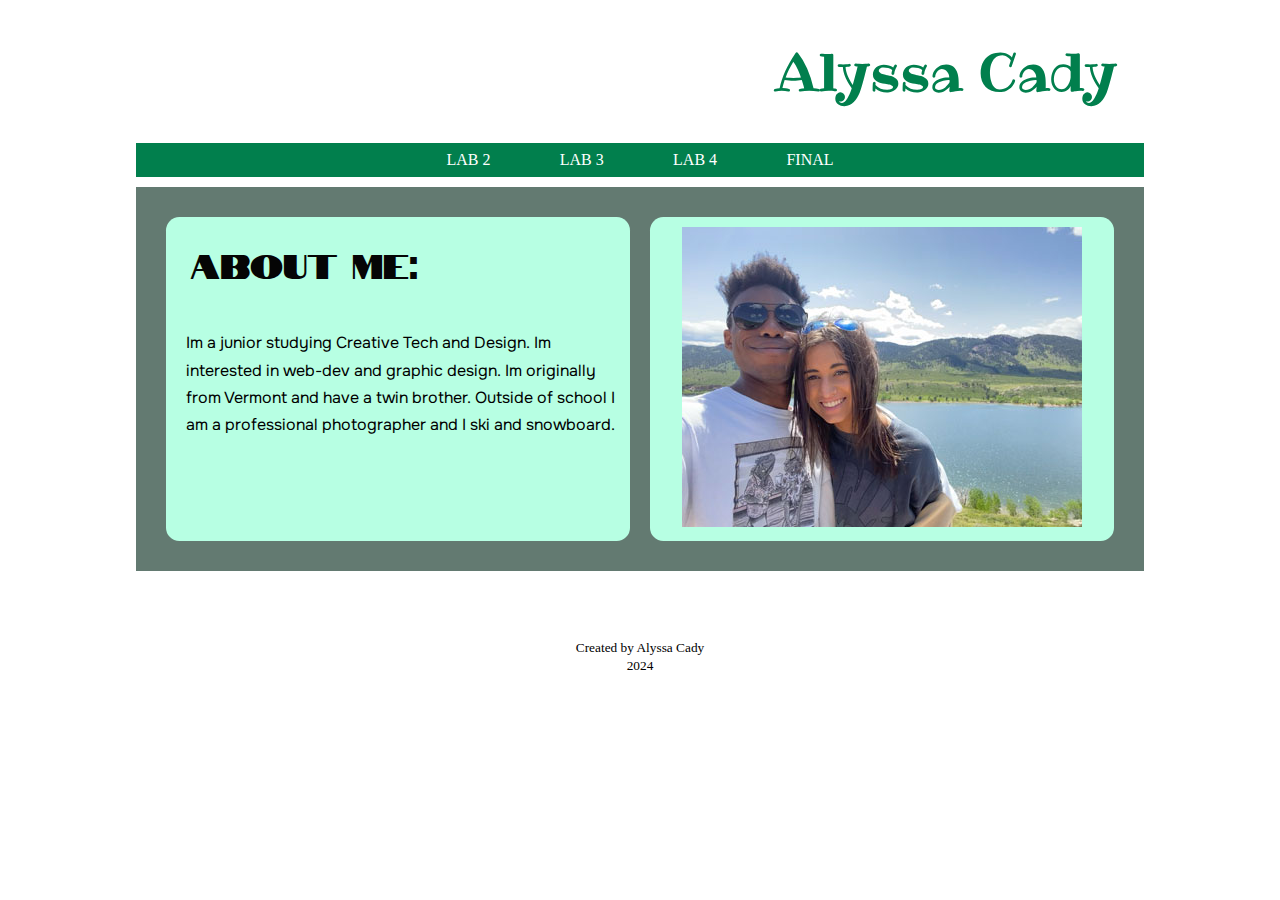
<file: index.html>
<!DOCTYPE html>
<html lang="en">
<head>
    <meta charset="UTF-8">
    <meta name="viewport" content="width=device-width, initial-scale=1.0">
    <link href="CSS/index.css" rel="stylesheet">
    <script src="JS/index.js" defer></script>

        <!-- Fonts -->
        <link rel="preconnect" href="https://fonts.googleapis.com">
        <link rel="preconnect" href="https://fonts.gstatic.com" crossorigin>
        <link href="https://fonts.googleapis.com/css2?family=Gowun+Dodum&family=Gravitas+One&family=Notable&display=swap"
            rel="stylesheet">
    
        <link rel="preconnect" href="https://fonts.googleapis.com">
        <link rel="preconnect" href="https://fonts.gstatic.com" crossorigin>
        <link
            href="https://fonts.googleapis.com/css2?family=Gowun+Dodum&family=Gravitas+One&family=Notable&family=Ribeye&display=swap"
            rel="stylesheet">
    
        <link rel="preconnect" href="https://fonts.googleapis.com">
        <link rel="preconnect" href="https://fonts.gstatic.com" crossorigin>
        <link
            href="https://fonts.googleapis.com/css2?family=Gowun+Dodum&family=Gravitas+One&family=Notable&family=Onest:wght@100..900&family=Ribeye&display=swap"
            rel="stylesheet">

    <title>Universal Design</title>
</head>
<body>

  <a href="#MainContent" class="skip-navigation">
    <h3>Skip Navigation</h3>
  </a>
    
<header>
    <h1> Alyssa Cady </h1>
</header>



    <nav>
      <h2 class="sr-only"> Main Navigation</h2>
        <ul>
          <li><a href="wikipage.html">LAB 2</a></li>
          <li><a href="Assignment3.html">LAB 3</a></li>
          <li><a href="cssLayout.html">LAB 4</a></li>
          <li><a href="Final.html">FINAL</a></li>
        </ul>
      </nav>


    <section id="MainContent">
      <h2 class="sr-only"> about me paragraph</h2>

      <div class="one"> 
        <h2> About Me: </h2>
        <p> 
          Im a junior studying Creative Tech and Design. 
          Im interested in web-dev and graphic design.  
          Im originally from Vermont and have a twin brother. 
          Outside of school I am a professional photographer and I ski and snowboard. 
        </p> 
      </div> 
      
      <div class="two"> 
          <img src="IMAGES/home.jpg" alt="alyssa at horsetoothe CO"> 
        </div>
      </section>

      <footer>
        <small> Created by Alyssa Cady </small> <br> 
        <small> 2024</small>
      </footer>
</body>
</html>
</file>
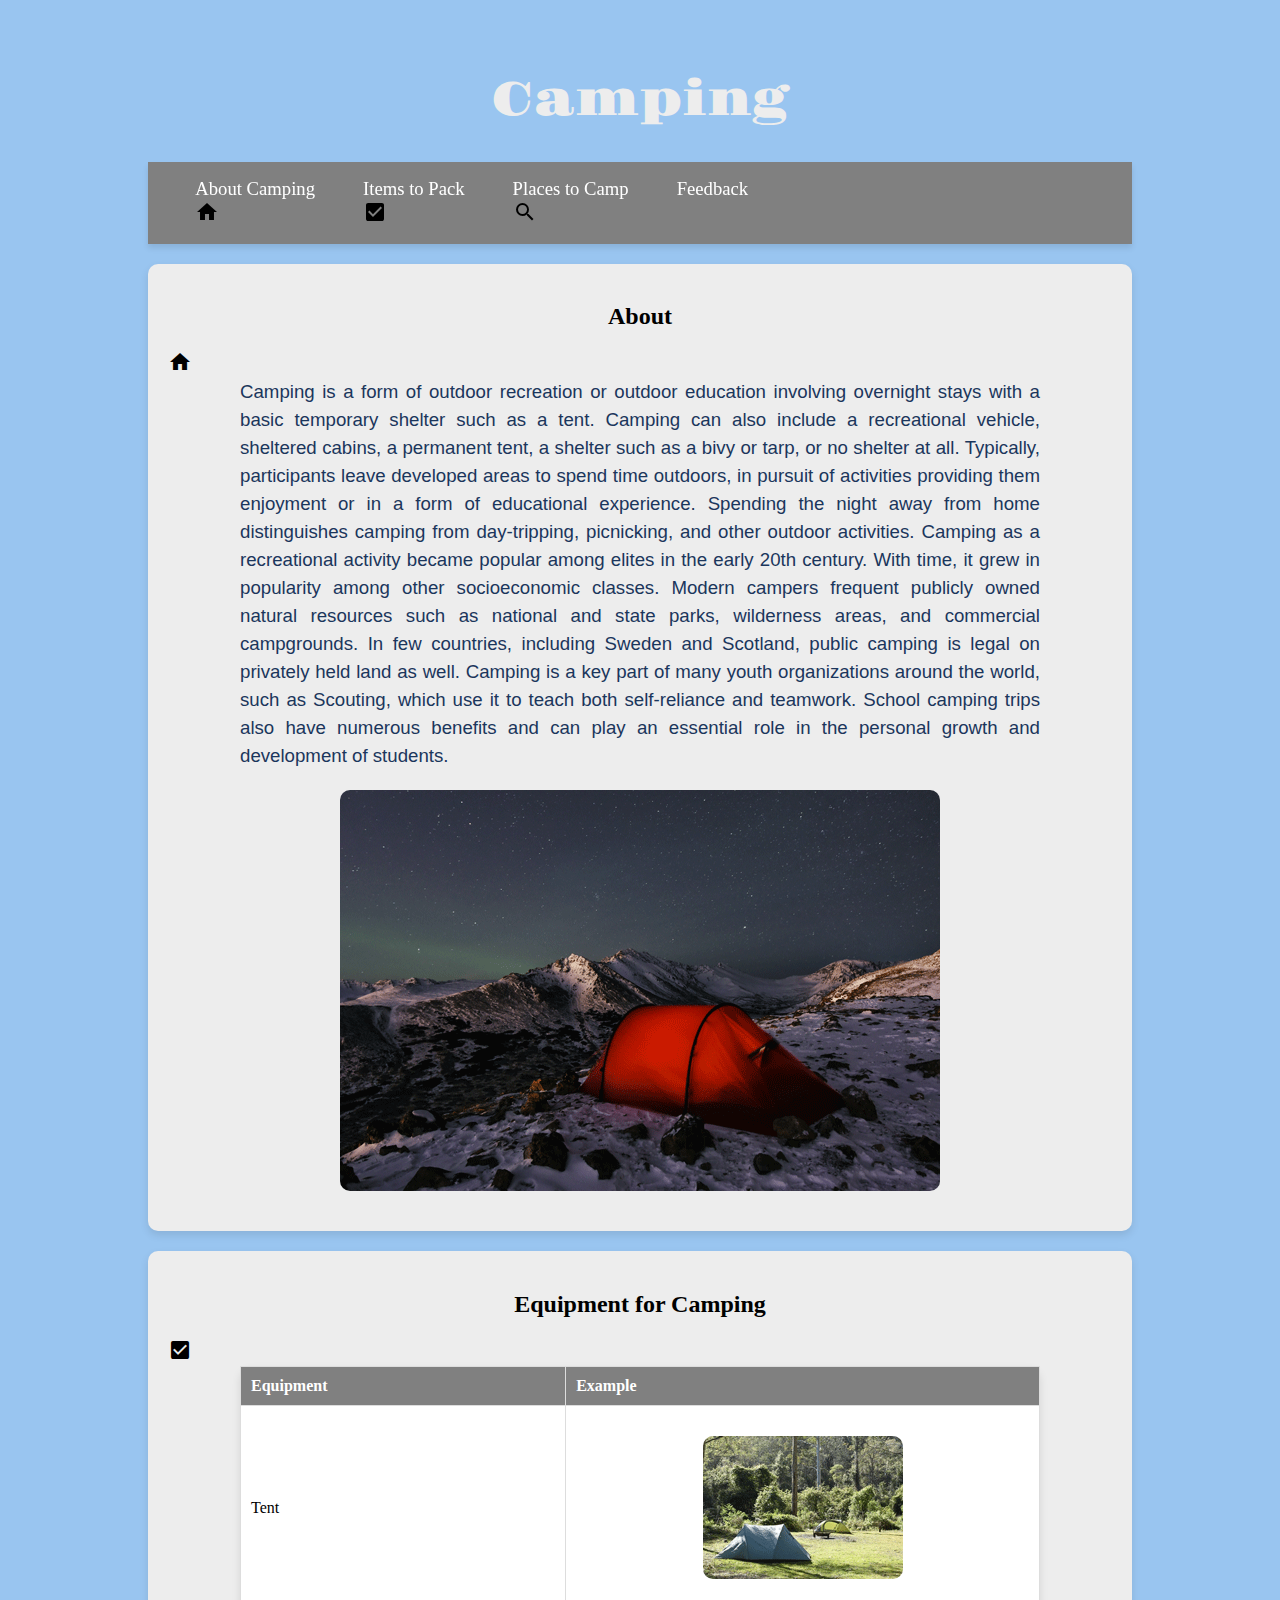
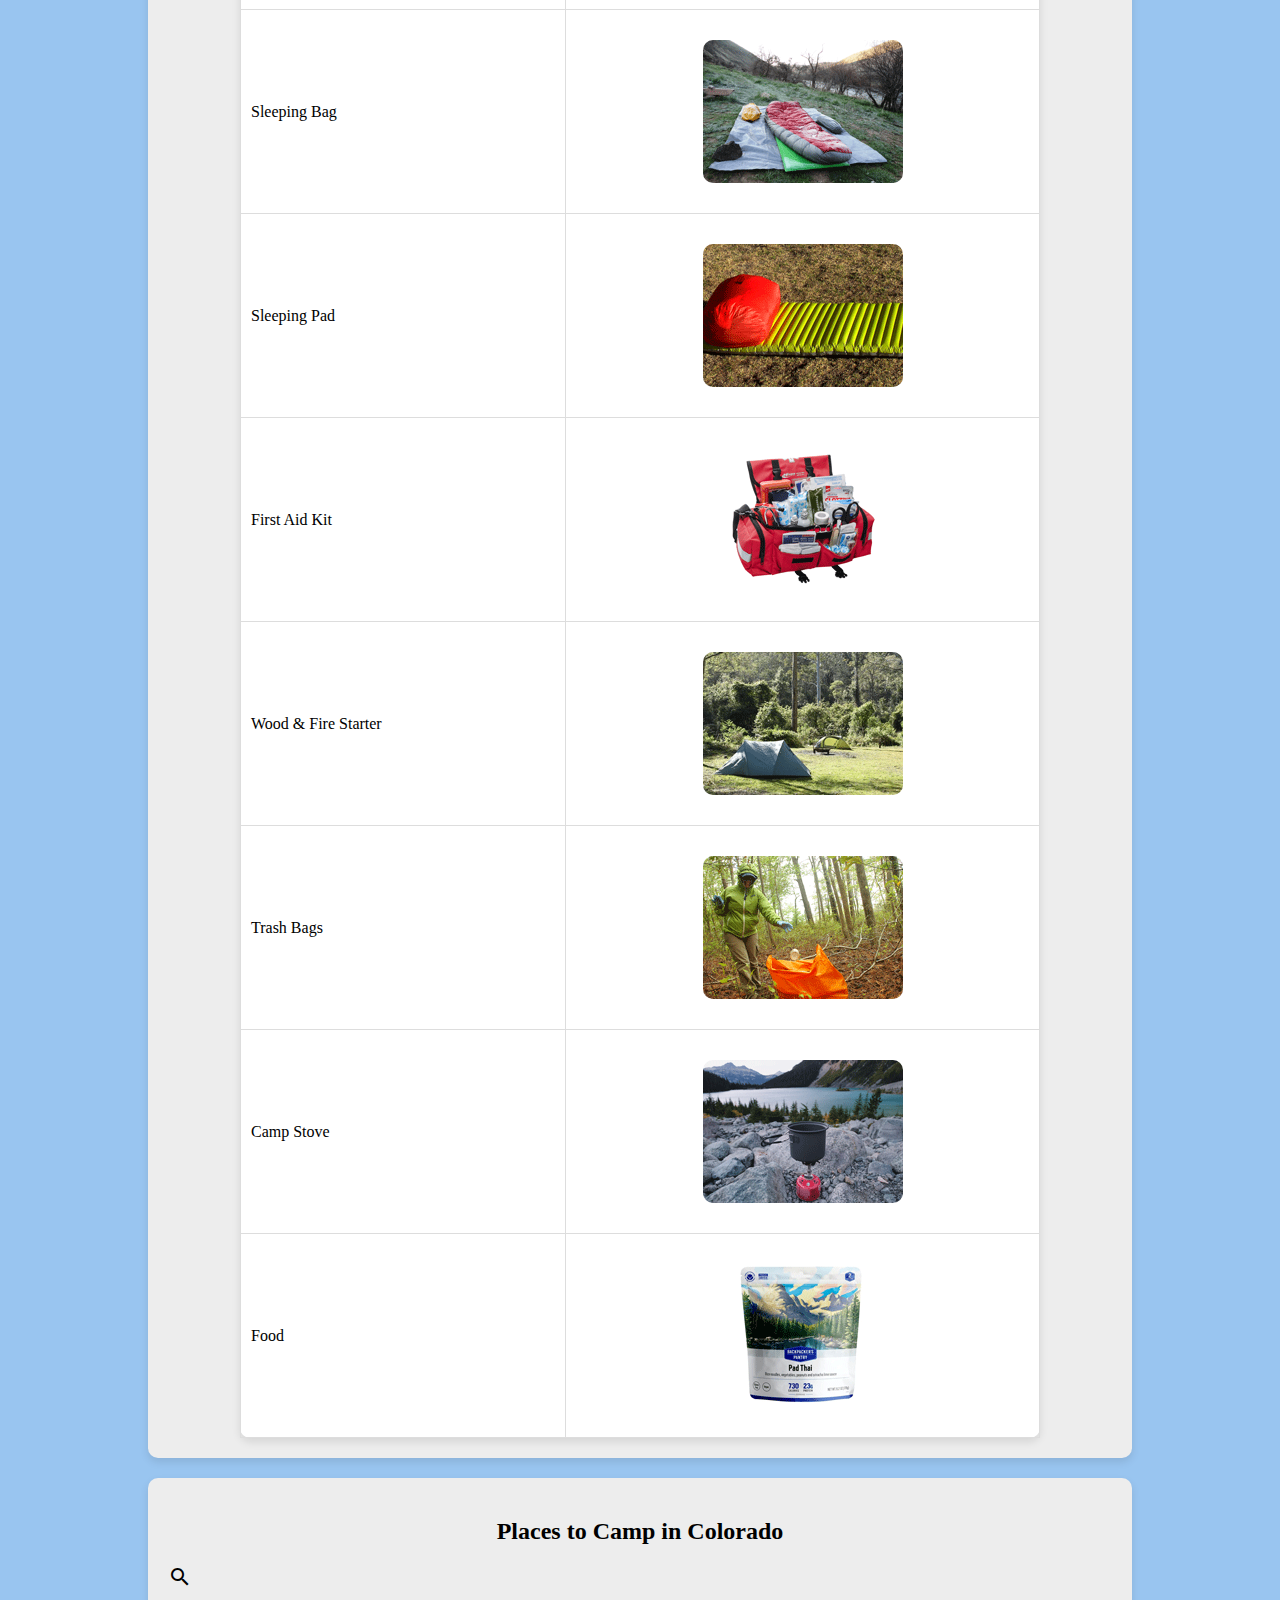
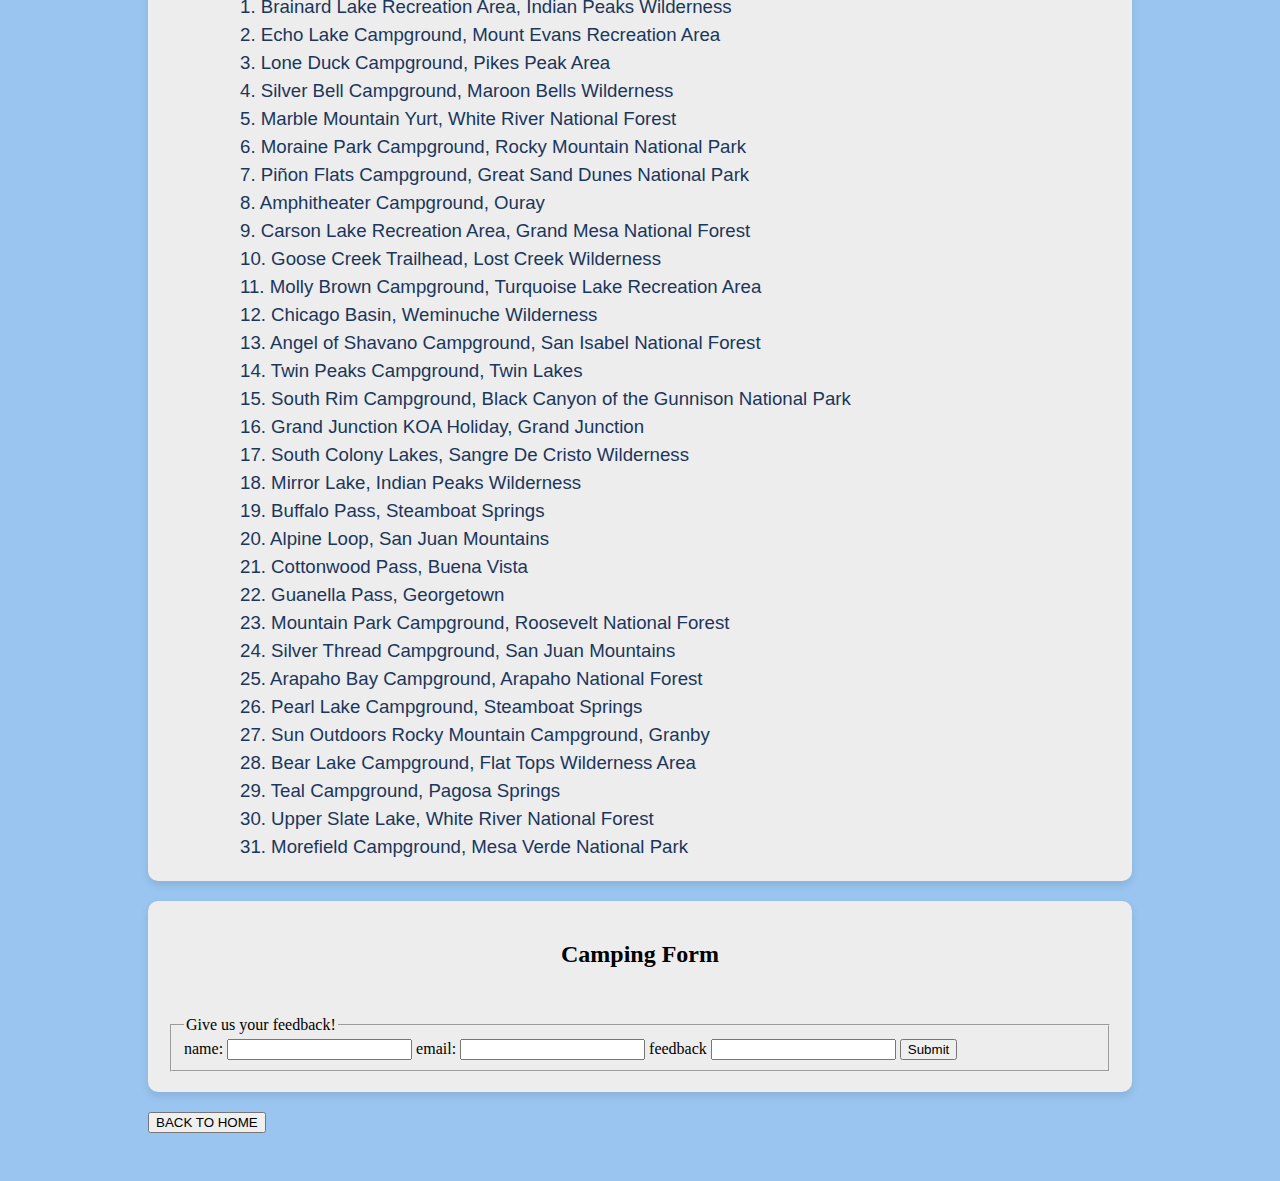
<file: Assignment3.html>
<!DOCTYPE html>
<html lang="en">

<head>
    <meta charset="UTF-8">
    <meta name="viewport" content="width=device-width, initial-scale=1.0">
    <link href="CSS/Camping.css" rel="stylesheet">
    <script src="JS/index.js" defer></script>

    <!-- fonts -->
    <link rel="preconnect" href="https://fonts.googleapis.com">
    <link rel="preconnect" href="https://fonts.gstatic.com" crossorigin>
    <link href="https://fonts.googleapis.com/css2?family=Gravitas+One&display=swap" rel="stylesheet">

    <!--Icons-->
    <link href="https://fonts.googleapis.com/icon?family=Material+Icons" rel="stylesheet">

    <title>Camping</title>

</head>


<body>


    <header>
        <h1> Camping</h1>
    </header>

    <section class="sr-only">
        <h2>Skip Navigation</h2>
        <a class="skip-link" href="#maincontent">Skip to main content</a>
    </section>

    <nav>
        <h2 class="sr-only"> Main Navigation</h2>
        <ul>
            <li><a href="#About">About Camping</a><span class="material-icons">home</span></li>
            <li><a href="#Equipment">Items to Pack</a><span class="material-icons">check_box</span></li>
            <li><a href="#Places">Places to Camp</a><span class="material-icons">search</span></li>
            <li><a href="#Feedback">Feedback</a><span class="material-icons">data_thresholding</span></li>
        </ul>
    </nav>

    <main id="maincontent">

        <section id="About">
            <h2>About</h2>
            <span aria-hidden="true" class="material-icons">home</span>
            
            <p>Camping is a form of outdoor recreation or outdoor education involving overnight stays with a basic
                temporary
                shelter such as a tent.
                Camping can also include a recreational vehicle, sheltered cabins, a permanent tent, a shelter such as a
                bivy or tarp, or no shelter at all.
                Typically, participants leave developed areas to spend time outdoors, in pursuit of activities providing
                them enjoyment or in a form of educational experience.
                Spending the night away from home distinguishes camping from day-tripping, picnicking, and other outdoor
                activities. Camping as a recreational activity
                became popular among elites in the early 20th century. With time, it grew in popularity among other
                socioeconomic classes. Modern campers frequent publicly
                owned natural resources such as national and state parks, wilderness areas, and commercial campgrounds.
                In
                few countries, including Sweden and Scotland,
                public camping is legal on privately held land as well. Camping is a key part of many youth
                organizations
                around the world, such as Scouting, which use it
                to teach both self-reliance and teamwork. School camping trips also have numerous benefits and can play
                an
                essential role in the personal growth and development
                of students.</p>
            <img src="IMAGES/Camping/camping.png">

        </section>

        <section id="Equipment">
            <h2>Equipment for Camping</h2>
            <span aria-hidden="true" class="material-icons">check_box</span>
            <table>

                <thead>
                    <tr>
                        <th scope="col">Equipment</th>
                        <th scope="col">Example</th>
                    </tr>
                </thead>
                <tbody>
                    <tr>
                        <td>Tent</td>
                        <td><img src="IMAGES/Camping/tent.png" alt="tent"></td>
                    </tr>
                    <tr>
                        <td>Sleeping Bag</td>
                        <td><img src="IMAGES/Camping/sleepingbag.png" alt="sleeping bag"></td>
                    </tr>
                    <tr>
                        <td>Sleeping Pad</td>
                        <td><img src="IMAGES/Camping/sleepingpad.png" alt="sleeping pad"></td>
                    </tr>
                    <tr>
                        <td>First Aid Kit</td>
                        <td><img src="IMAGES/Camping/firstaid.png" alt="fist aid kit"></td>
                    </tr>
                    <tr>
                        <td>Wood & Fire Starter</td>
                        <td><img src="IMAGES/Camping/tent.png" alt="fire starter and wood"></td>
                    </tr>
                    <tr>
                        <td>Trash Bags</td>
                        <td><img src="IMAGES/Camping/trash.png" alt="trash bags"></td>
                    </tr>
                    <tr>
                        <td>Camp Stove</td>
                        <td><img src="IMAGES/Camping/stove.png" alt="camp stove"></td>
                    </tr>
                    <tr>
                        <td>Food</td>
                        <td><img src="IMAGES/Camping/food.png" alt="camping food"></td>
                    </tr>

                </tbody>

            </table>
        </section>

        <section id="Places">
            <h2>Places to Camp in Colorado</h2>
            <span aria-hidden="true" class="material-icons">search</span>
            <p>

                1. Brainard Lake Recreation Area, Indian Peaks Wilderness <br>
                2. Echo Lake Campground, Mount Evans Recreation Area<br>
                3. Lone Duck Campground, Pikes Peak Area<br>
                4. Silver Bell Campground, Maroon Bells Wilderness<br>
                5. Marble Mountain Yurt, White River National Forest<br>
                6. Moraine Park Campground, Rocky Mountain National Park<br>
                7. Piñon Flats Campground, Great Sand Dunes National Park<br>
                8. Amphitheater Campground, Ouray<br>
                9. Carson Lake Recreation Area, Grand Mesa National Forest<br>
                10. Goose Creek Trailhead, Lost Creek Wilderness<br>
                11. Molly Brown Campground, Turquoise Lake Recreation Area<br>
                12. Chicago Basin, Weminuche Wilderness<br>
                13. Angel of Shavano Campground, San Isabel National Forest<br>
                14. Twin Peaks Campground, Twin Lakes<br>
                15. South Rim Campground, Black Canyon of the Gunnison National Park<br>
                16. Grand Junction KOA Holiday, Grand Junction<br>
                17. South Colony Lakes, Sangre De Cristo Wilderness<br>
                18. Mirror Lake, Indian Peaks Wilderness<br>
                19. Buffalo Pass, Steamboat Springs<br>
                20. Alpine Loop, San Juan Mountains<br>
                21. Cottonwood Pass, Buena Vista<br>
                22. Guanella Pass, Georgetown<br>
                23. Mountain Park Campground, Roosevelt National Forest<br>
                24. Silver Thread Campground, San Juan Mountains<br>
                25. Arapaho Bay Campground, Arapaho National Forest<br>
                26. Pearl Lake Campground, Steamboat Springs<br>
                27. Sun Outdoors Rocky Mountain Campground, Granby<br>
                28. Bear Lake Campground, Flat Tops Wilderness Area<br>
                29. Teal Campground, Pagosa Springs<br>
                30. Upper Slate Lake, White River National Forest<br>
                31. Morefield Campground, Mesa Verde National Park<br>
            </p>
        </section>

        <section id="Feedback">
            <h2>Camping Form</h2>
            <span aria-hidden="true" class="material-icons">data_thresholding</span>
            <form id="myform" method="post">
                <fieldset>
                    <legend>Give us your feedback!</legend>

                    <label for="username">
                        name:
                        <input type="text" id="username" required>
                    </label>

                    <label for="email">
                        email:
                        <input type="email" id="email">
                    </label>

                    <label for="website">
                        feedback
                        <input type="url" id="website">
                    </label>


                    <input type="submit">
                </fieldset>
            </form>
        </section>
    </main>

    <footer>
        <button id="back">BACK TO HOME</button>
    </footer>

</body>

</html>
</file>
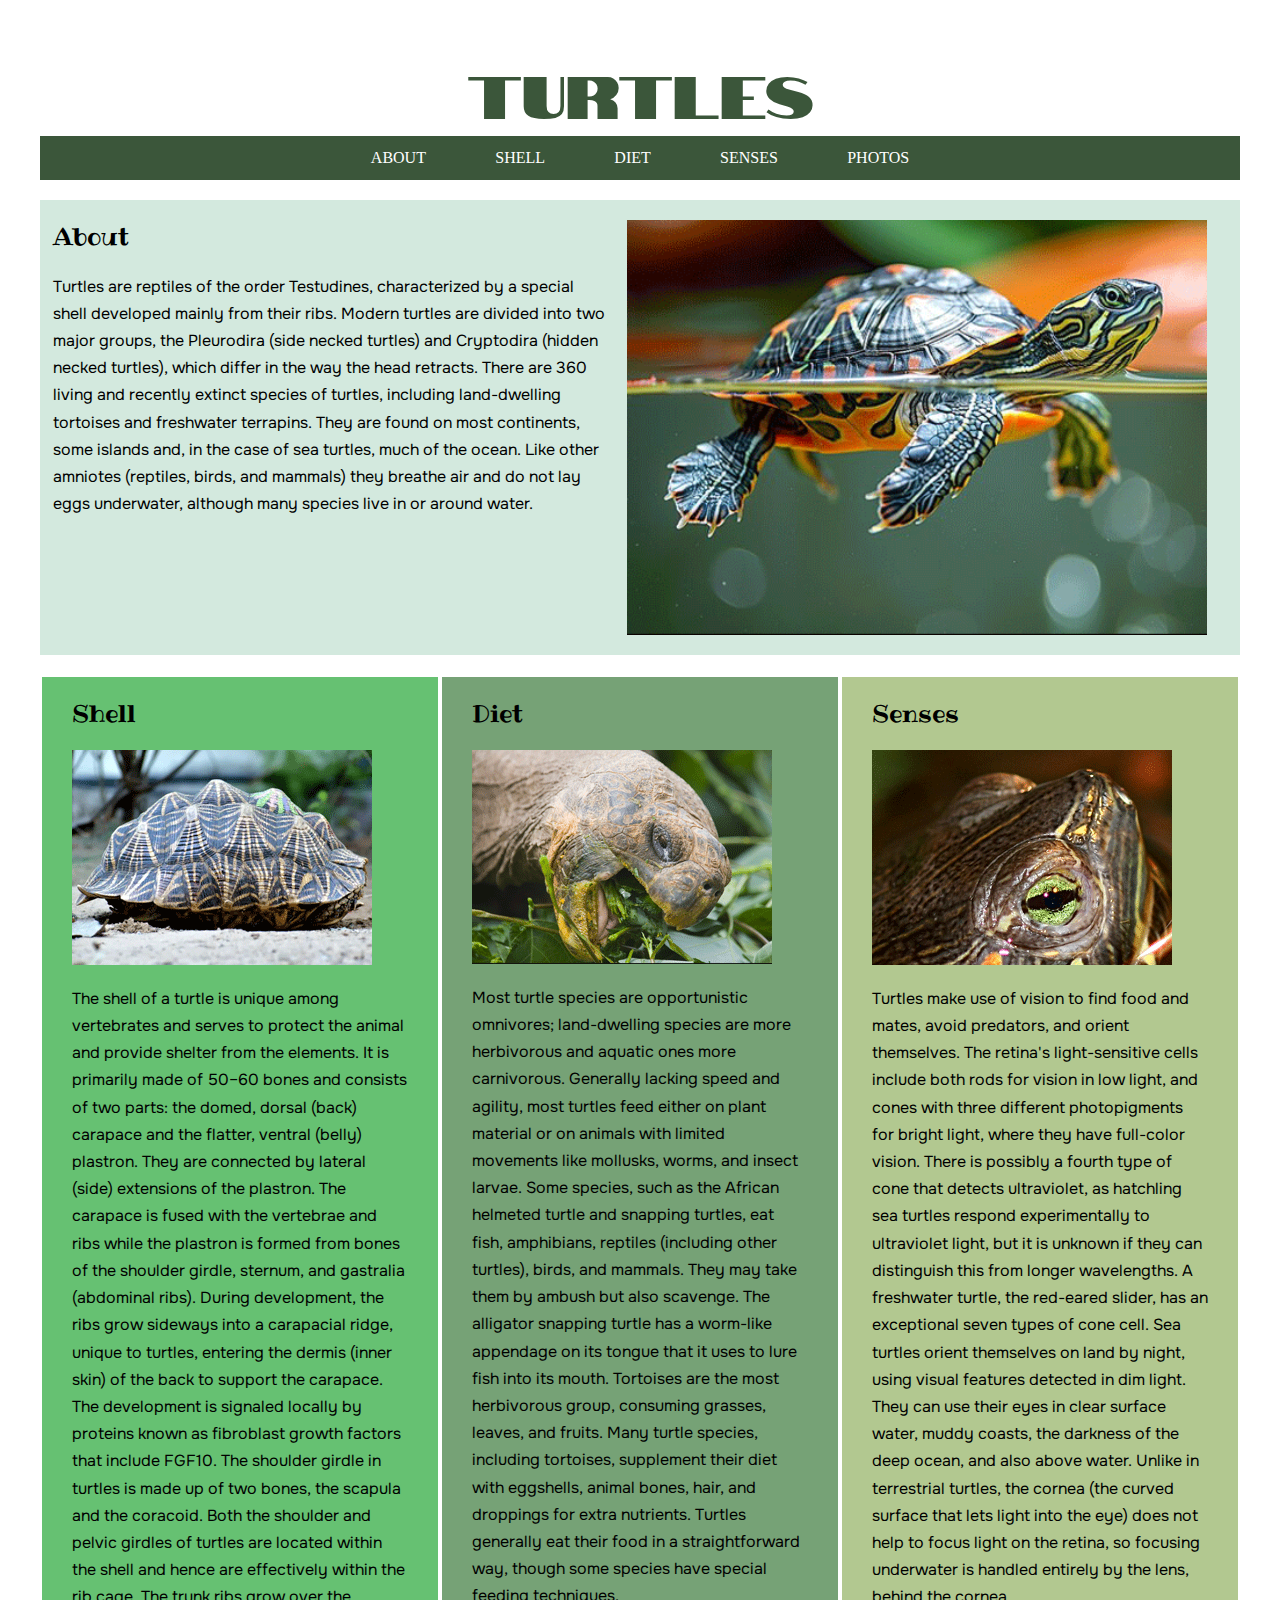
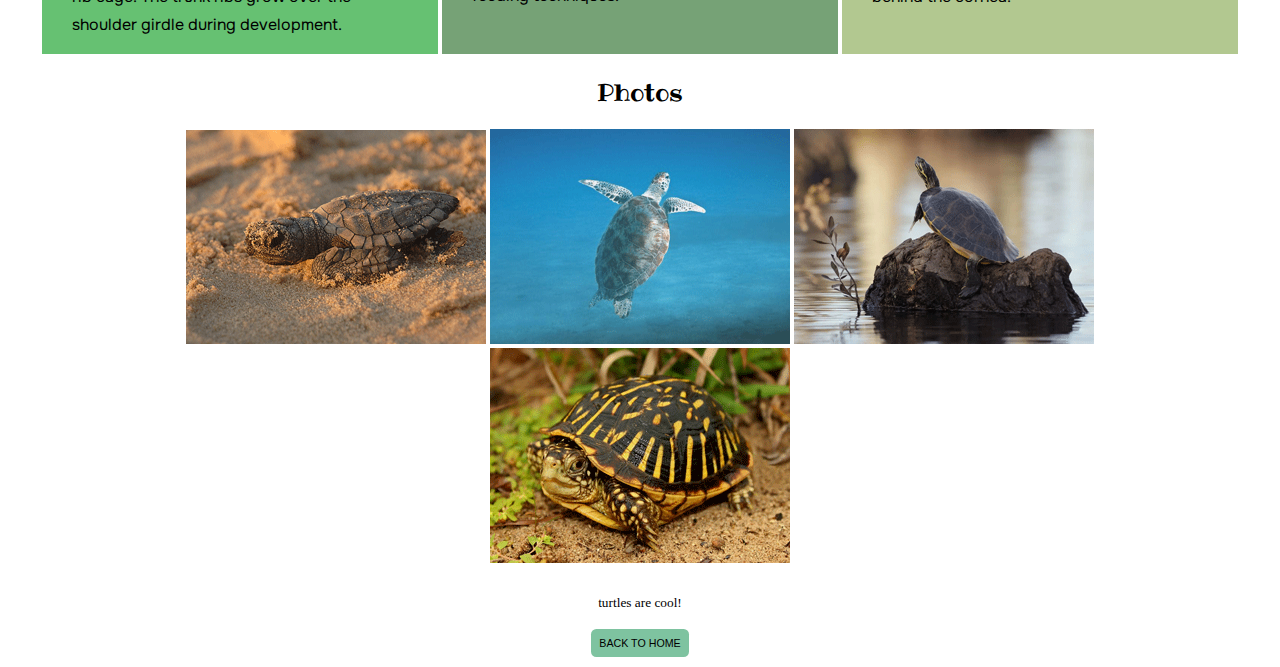
<file: cssLayout.html>
<!DOCTYPE html>
<html lang="en">

<head>
    <meta charset="UTF-8">
    <meta name="viewport" content="width=device-width, initial-scale=1.0">
    <link href="CSS/Layout.css" rel="stylesheet">
    <script src="JS/index.js" defer></script>
    <!-- Fonts -->
    <link rel="preconnect" href="https://fonts.googleapis.com">
    <link rel="preconnect" href="https://fonts.gstatic.com" crossorigin>
    <link href="https://fonts.googleapis.com/css2?family=Gowun+Dodum&family=Gravitas+One&family=Notable&display=swap"
        rel="stylesheet">

    <link rel="preconnect" href="https://fonts.googleapis.com">
    <link rel="preconnect" href="https://fonts.gstatic.com" crossorigin>
    <link
        href="https://fonts.googleapis.com/css2?family=Gowun+Dodum&family=Gravitas+One&family=Notable&family=Ribeye&display=swap"
        rel="stylesheet">

    <link rel="preconnect" href="https://fonts.googleapis.com">
    <link rel="preconnect" href="https://fonts.gstatic.com" crossorigin>
    <link
        href="https://fonts.googleapis.com/css2?family=Gowun+Dodum&family=Gravitas+One&family=Notable&family=Onest:wght@100..900&family=Ribeye&display=swap"
        rel="stylesheet">


    <title>Accessible CSS Layout</title>
</head>

<body>
    <div class="container">
        <header>
            <h1>Turtles</h1>
        </header>
        <nav>
            <h2 class="sr-only"> Main Navigation</h2>

            <ul>
                <li><a href="#aside1">ABOUT</a></li>
                <li><a href="#shell">SHELL</a></li>
                <li><a href="#diet">DIET</a></li>
                <li><a href="#senses">SENSES</a></li>
                <li><a href="#aside2">PHOTOS</a></li>
            </ul>
        </nav>
        <main>
            <aside id="aside1">
                
                <h2 class="sr-only">About</h2>
                <section>
                    <h2>About</h2>

                    <p> Turtles are reptiles of the order Testudines, characterized by a special shell developed mainly
                        from their ribs. Modern turtles are divided into two major groups, the Pleurodira (side necked turtles) and Cryptodira
                        (hidden necked turtles), which differ in the way the head retracts. There are 360 living and
                        recently extinct species of turtles, including land-dwelling tortoises and freshwater terrapins. They are found
                        on most continents, some islands and, in the case of sea turtles, much of the ocean. Like other amniotes (reptiles,
                        birds, and mammals) they breathe air and do not lay eggs underwater, although many species live in or around water.
                    </p>

                </section>
                <img src="IMAGES/Turtles/turtle1.png" alt="turtle swimming">
            </aside>

            <section class="MainContent">


                <div id="shell">
                    <h2>Shell</h2>
                    <img src="IMAGES/Turtles/shell.png" alt="turtle shell">
                    <p>
                        The shell of a turtle is unique among vertebrates and serves to protect the animal and provide
                        shelter from the elements. It is primarily made of 50–60 bones and consists of two parts: the domed, dorsal (back) carapace
                        and the flatter, ventral (belly) plastron. They are connected by lateral (side) extensions of the plastron. The carapace is fused with the
                        vertebrae and ribs while the plastron is formed from bones of the shoulder girdle, sternum, and gastralia (abdominal ribs). During
                        development, the ribs grow sideways into a carapacial ridge, unique to turtles, entering the dermis (inner skin) of the back to support the carapace. The
                        development is signaled locally by proteins known as fibroblast growth factors that include FGF10. The shoulder girdle in turtles is made up of
                        two bones, the scapula and the coracoid. Both the shoulder and pelvic girdles of turtles are located within the shell and hence are effectively
                        within the rib cage. The trunk ribs grow over the shoulder girdle during development.
                    
                    </p>
                </div>

                <div id="diet">
                    <h2>Diet</h2>
                    <img src="IMAGES/Turtles/eating.png" alt="turtle eating plants">
                    <p>
                        Most turtle species are opportunistic omnivores; land-dwelling species are more herbivorous and
                        aquatic ones more carnivorous. Generally lacking speed and agility, most turtles feed either on plant material or on animals
                        with limited movements like mollusks, worms, and insect larvae. Some species, such as the African helmeted turtle and snapping turtles, eat fish,
                        amphibians, reptiles (including other turtles), birds, and mammals. They may take them by ambush but also scavenge. The alligator snapping
                        turtle has a worm-like appendage on its tongue that it uses to lure fish into its mouth. Tortoises are the most herbivorous group, consuming
                        grasses, leaves, and fruits. Many turtle species, including tortoises, supplement their diet with eggshells, animal bones, hair, and droppings for extra
                        nutrients. Turtles generally eat their food in a straightforward way, though some species have special
                        feeding techniques.
                    </p>
                </div>

                <div id="senses">
                    <h2>Senses</h2>
                    <img src="IMAGES/Turtles/senses.png" alt="turtle nose">
                    <p>
                        Turtles make use of vision to find food and mates, avoid predators, and orient themselves.
                        The retina's light-sensitive cells include both rods for vision in low light, and cones with
                        three different photopigments for bright light, where they have full-color vision. There is possibly a
                        fourth type of cone that detects ultraviolet, as hatchling sea turtles respond experimentally to
                        ultraviolet light, but it is unknown if they can distinguish this from longer wavelengths. A freshwater turtle, the
                        red-eared slider, has an exceptional seven types of cone cell. Sea turtles orient themselves on land by
                        night, using visual features detected in dim light. They can use their eyes in clear surface water, muddy
                        coasts, the darkness of the deep ocean, and also above water. Unlike in terrestrial turtles, the cornea (the
                        curved surface that lets light into the eye) does not help to focus light on the retina, so focusing
                        underwater is handled entirely by the lens, behind the cornea. 
                    </p>
                </div>

            </section>
        </main>

        <aside id="aside2">
            <h2>Photos</h2>
            <img src="IMAGES/Turtles/sandturtle.png" alt="turtle in the sand">
            <img src="IMAGES/Turtles/sea-turtle.png" alt="turtle underwater">
            <img src="IMAGES/Turtles/rockturtle.png" alt="turtle on a rock">
            <img src="IMAGES/Turtles/boxturtle.png" alt="box turtle in grass">


        </aside>
        <footer>
            <small> turtles are cool! </small> <br><br> 
            <button id="back">BACK TO HOME</button>
        </footer>

    </div>
</body>

</html>
</file>
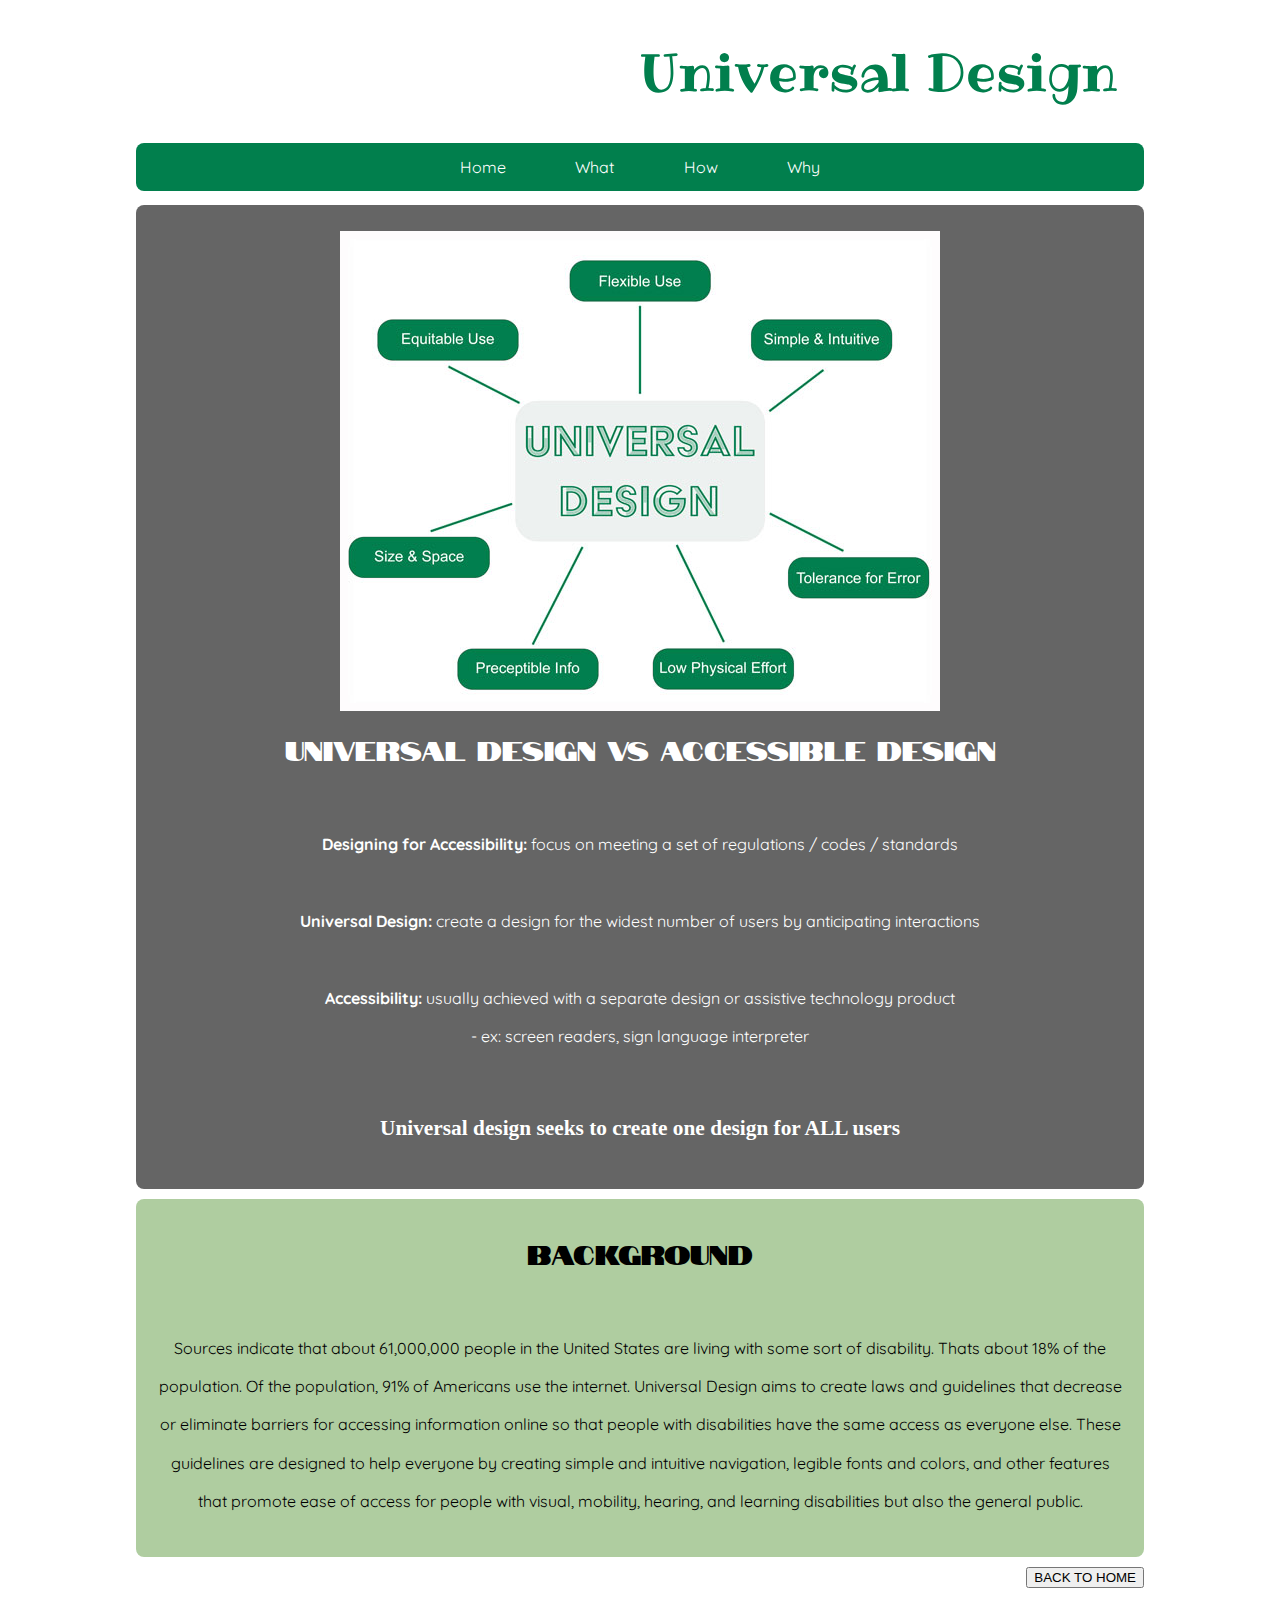
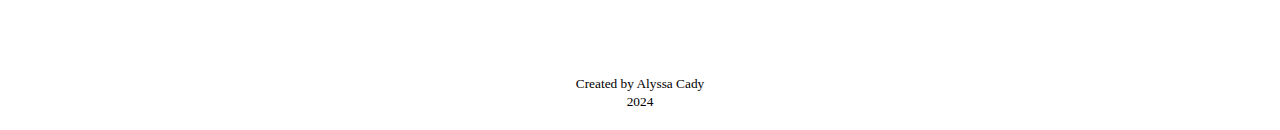
<file: Final.html>
<!DOCTYPE html>
<html lang="en">

<head>
    <meta charset="UTF-8">
    <meta name="viewport" content="width=device-width, initial-scale=1.0">
    <link href="CSS/Final.css" rel="stylesheet">

    <script src="JS/index.js" defer></script>

 <!-- Fonts -->
 <link rel="preconnect" href="https://fonts.googleapis.com">
 <link rel="preconnect" href="https://fonts.gstatic.com" crossorigin>
 <link href="https://fonts.googleapis.com/css2?family=Gowun+Dodum&family=Gravitas+One&family=Notable&display=swap"
   rel="stylesheet">

 <link rel="preconnect" href="https://fonts.googleapis.com">
 <link rel="preconnect" href="https://fonts.gstatic.com" crossorigin>
 <link
   href="https://fonts.googleapis.com/css2?family=Gowun+Dodum&family=Gravitas+One&family=Notable&family=Ribeye&display=swap"
   rel="stylesheet">

 <link rel="preconnect" href="https://fonts.googleapis.com">
 <link rel="preconnect" href="https://fonts.gstatic.com" crossorigin>
 <link
   href="https://fonts.googleapis.com/css2?family=Gowun+Dodum&family=Gravitas+One&family=Notable&family=Onest:wght@100..900&family=Ribeye&display=swap"
   rel="stylesheet">

 <link rel="preconnect" href="https://fonts.googleapis.com">
 <link rel="preconnect" href="https://fonts.gstatic.com" crossorigin>
 <link
   href="https://fonts.googleapis.com/css2?family=Geist+Mono:wght@100..900&family=Gowun+Dodum&family=Gravitas+One&family=Notable&family=Onest:wght@100..900&family=Quicksand:wght@300..700&family=Ribeye&family=Ultra&display=swap"
   rel="stylesheet">


    <title>Universal Design</title>
</head>

<body>
    <a href="#MainContent" class="skip-navigation">
        <h2>Skip Navigation</h2>

    </a>

    <header>
        <h1>Universal Design</h1>
    </header>

    <nav>
        <h2 class="sr-only"> Main Navigation</h2>
        <ul>
            <li><a href="Final.html">Home</a></li>
            <li><a href="what.html">What</a></li>
            <li><a href="how.html">How</a></li>
            <li><a href="why.html">Why</a></li>
        </ul>
    </nav>


    <section id="MainContent">
        <h2 class="sr-only">About Universal Design</h2>
        <section id="what">
            <img src="IMAGES/Final/home.jpg" alt="universal design diagram">
            <h2> Universal Design vs Accessible Design </h2>
            <p> <b> Designing for Accessibility:</b> focus on meeting a set of regulations / codes / standards <br><br>
                <b> Universal Design:</b> create a design for the widest number of users by anticipating
                interactions<br><br>
                <b> Accessibility:</b> usually achieved with a separate design or assistive technology product<br>
                - ex: screen readers, sign language interpreter <br><br>
            </p>
            
            <h3> Universal design seeks to create one design for ALL users</h3>
        </section>

        <section id="about">
            <h2> Background </h2>
            <p>
                Sources indicate that about 61,000,000 people in the United States are living with some sort of
                disability.
                Thats about 18% of the population. Of the population, 91% of Americans use the internet.
                Universal Design aims to create laws and guidelines that decrease or eliminate barriers for accessing
                information online
                so that people with disabilities have the same access as everyone else. These guidelines are designed to
                help everyone by
                creating simple and intuitive navigation, legible fonts and colors, and other features that promote ease
                of access for people with visual, mobility,
                hearing, and learning disabilities but also the general public.
            </p>
        </section>

    </section>
    <section id="home">
        <h2 class="sr-only"> Back to homepage</h2>
        <button id="back">BACK TO HOME</button>
    </section>
    
    <footer>
        <small> Created by Alyssa Cady </small> <br> 
        <small> 2024</small>
      </footer>

</body>

</html>
</file>
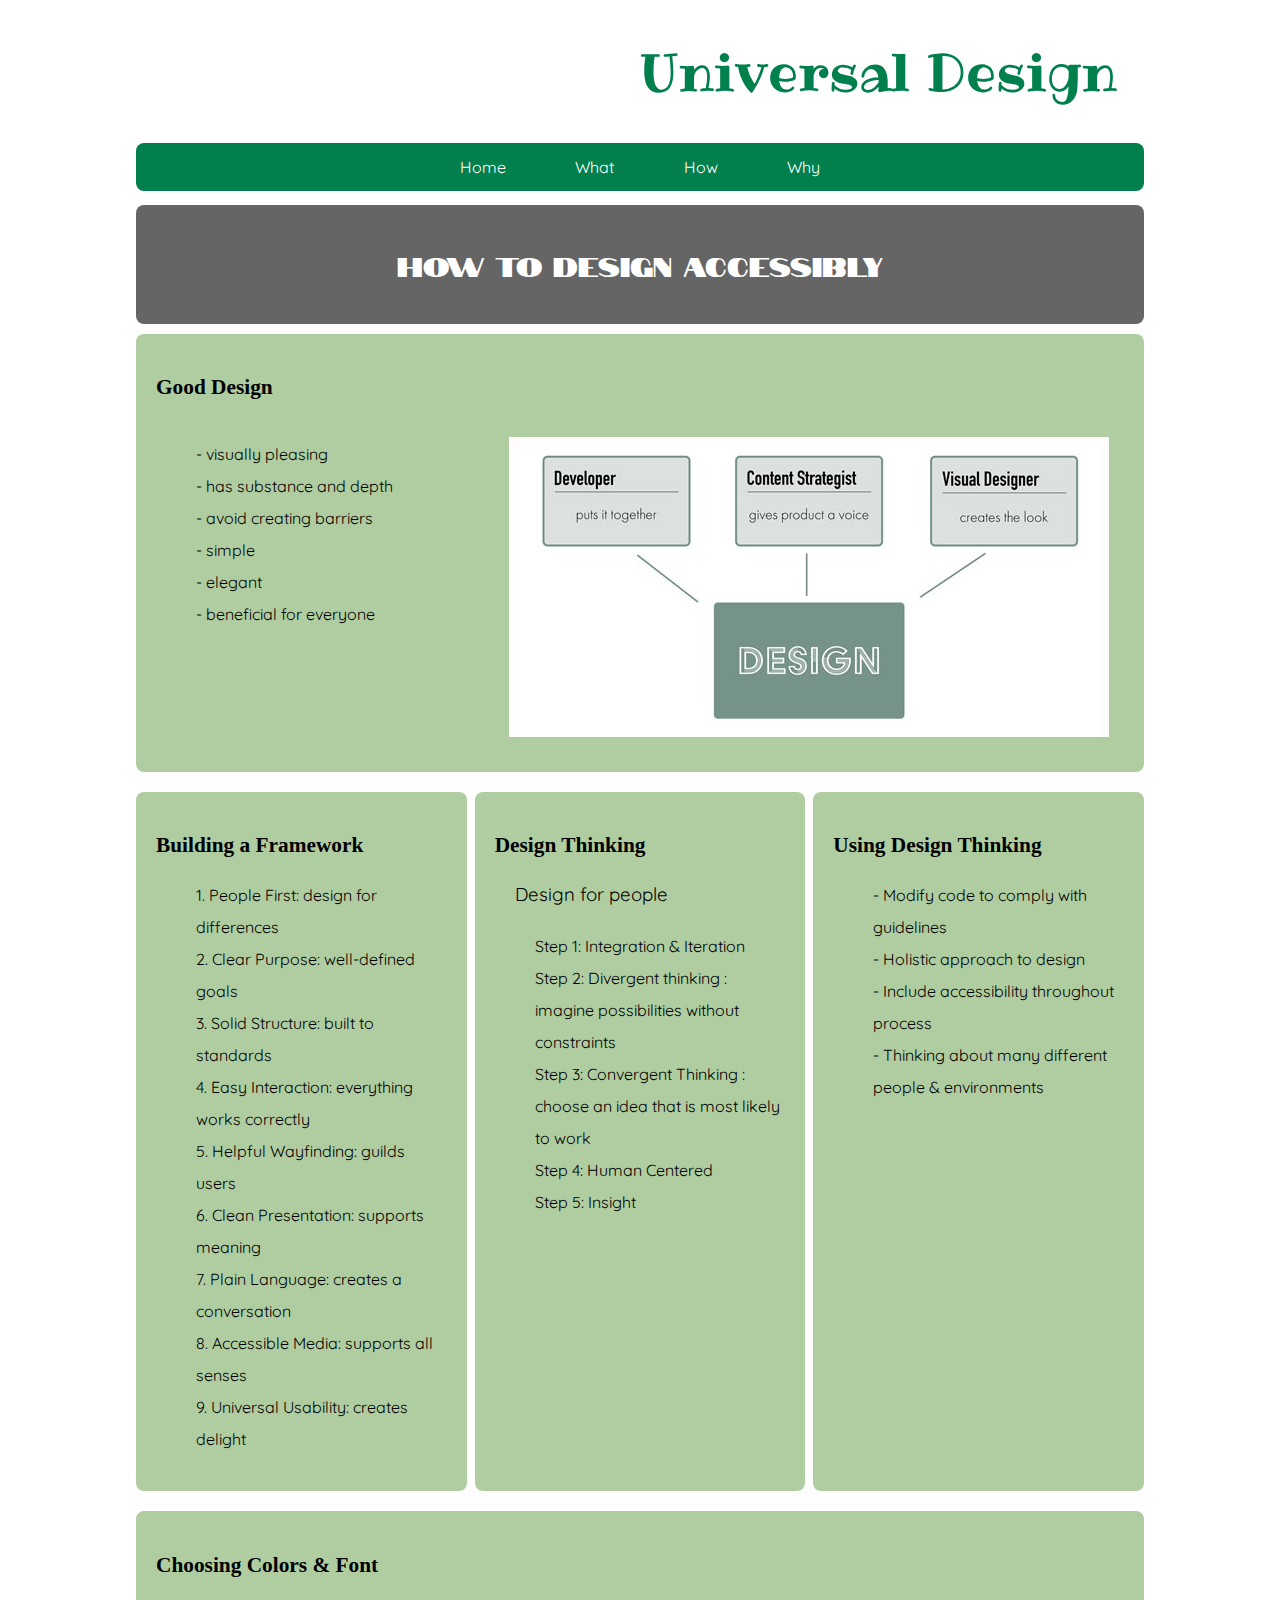
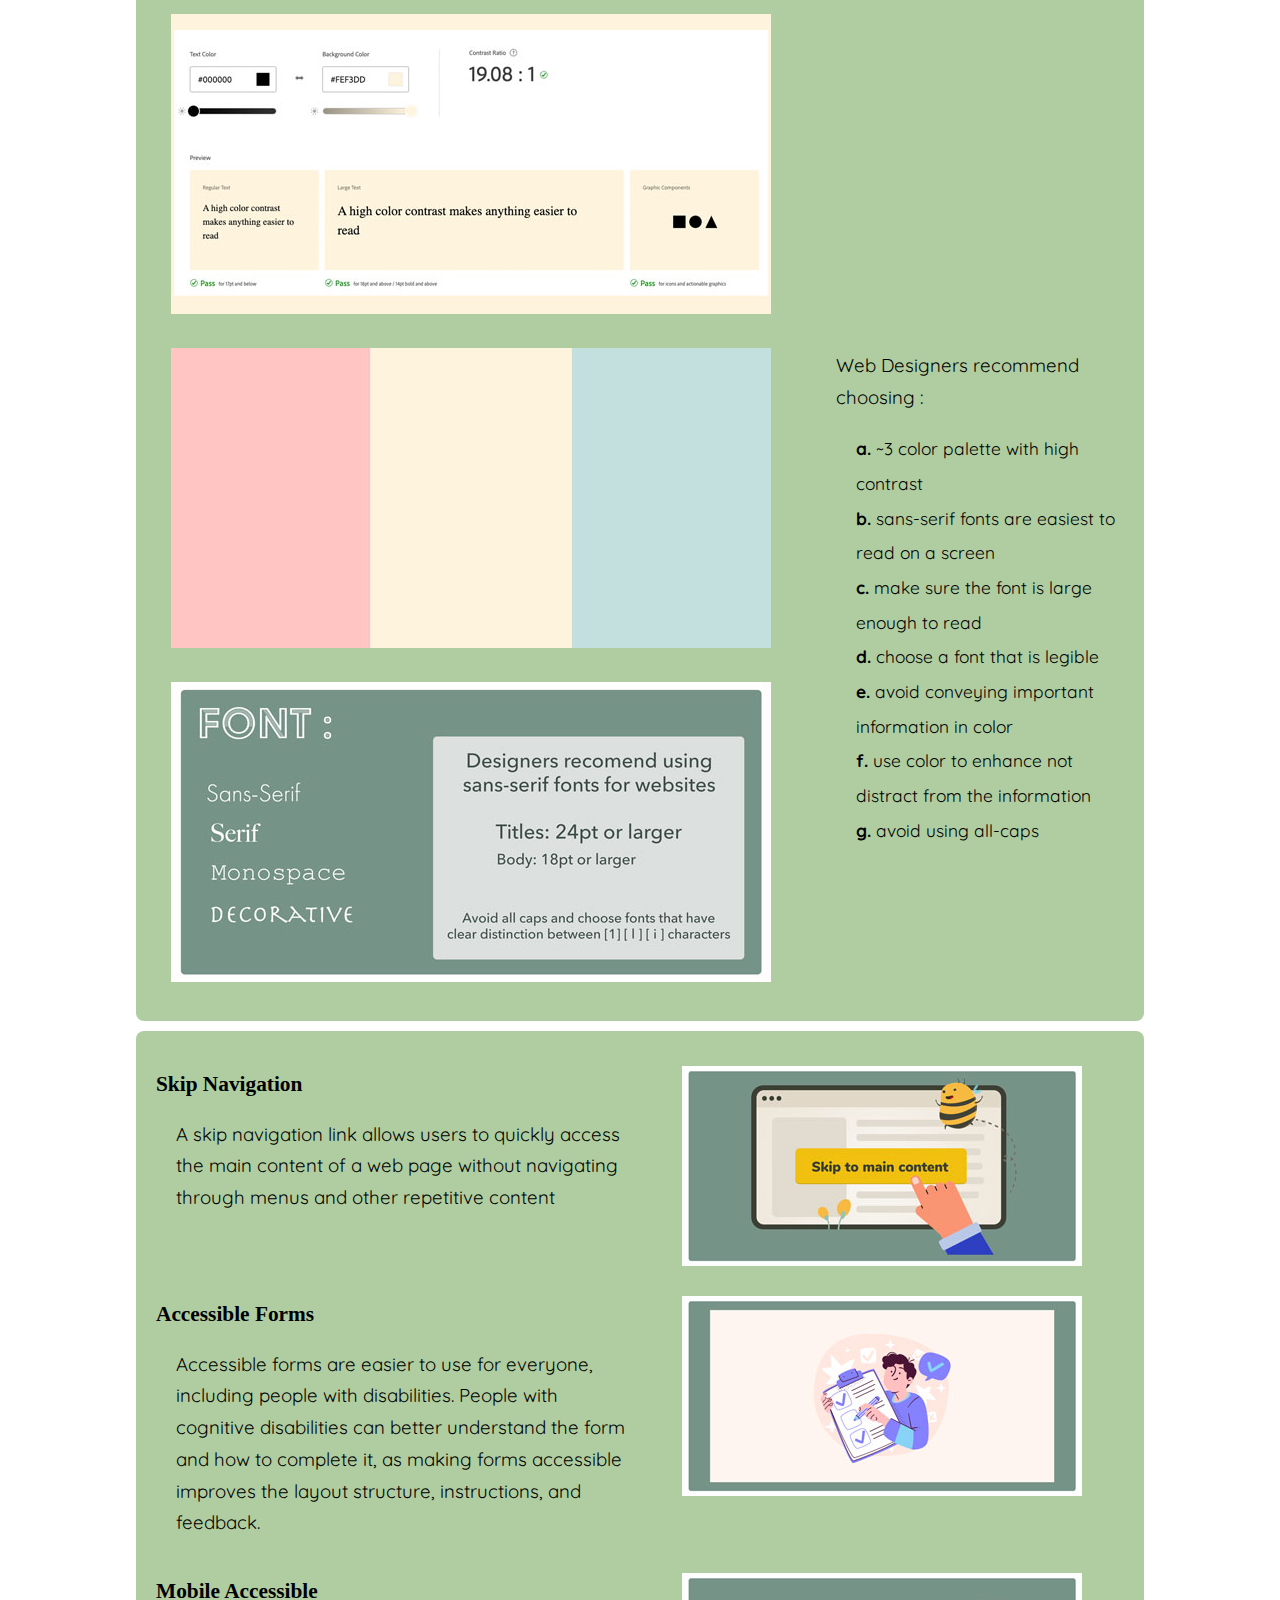
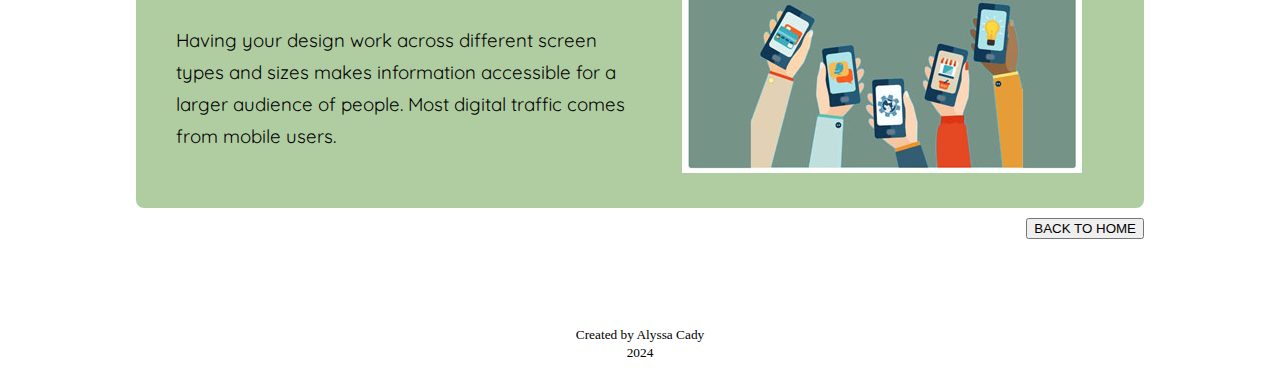
<file: how.html>
<!DOCTYPE html>
<html lang="en">

<head>
  <meta charset="UTF-8">
  <meta name="viewport" content="width=device-width, initial-scale=1.0">
  <link href="CSS/How.css" rel="stylesheet">
  <script src="JS/Final.js" defer></script>

 <!-- Fonts -->
 <link rel="preconnect" href="https://fonts.googleapis.com">
 <link rel="preconnect" href="https://fonts.gstatic.com" crossorigin>
 <link href="https://fonts.googleapis.com/css2?family=Gowun+Dodum&family=Gravitas+One&family=Notable&display=swap"
   rel="stylesheet">

 <link rel="preconnect" href="https://fonts.googleapis.com">
 <link rel="preconnect" href="https://fonts.gstatic.com" crossorigin>
 <link
   href="https://fonts.googleapis.com/css2?family=Gowun+Dodum&family=Gravitas+One&family=Notable&family=Ribeye&display=swap"
   rel="stylesheet">

 <link rel="preconnect" href="https://fonts.googleapis.com">
 <link rel="preconnect" href="https://fonts.gstatic.com" crossorigin>
 <link
   href="https://fonts.googleapis.com/css2?family=Gowun+Dodum&family=Gravitas+One&family=Notable&family=Onest:wght@100..900&family=Ribeye&display=swap"
   rel="stylesheet">

 <link rel="preconnect" href="https://fonts.googleapis.com">
 <link rel="preconnect" href="https://fonts.gstatic.com" crossorigin>
 <link
   href="https://fonts.googleapis.com/css2?family=Geist+Mono:wght@100..900&family=Gowun+Dodum&family=Gravitas+One&family=Notable&family=Onest:wght@100..900&family=Quicksand:wght@300..700&family=Ribeye&family=Ultra&display=swap"
   rel="stylesheet">

  <title>Universal Design : How</title>
</head>

<body>

  <header>
    <h1>Universal Design</h1>
  </header>

  <a href="#MainContent" class="skip-navigation">
    <h2>Skip Navigation</h2>
  </a>

  <nav>
    <h2 class="sr-only"> Main Navigation</h2>
    <ul>
      <li><a href="Final.html">Home</a></li>
      <li><a href="what.html">What</a></li>
      <li><a href="how.html">How</a></li>
      <li><a href="why.html">Why</a></li>
    </ul>
  </nav>


  <nav class="sr-only">
    <h2 class="sr-only"> Page Nav</h2>
    <ul>
      <li><a href="#Title">Title</a></li>
      <li><a href="#goodDesign">Good Design</a></li>
      <li><a href="#gridB"> Framework, Design Thinking, Using Design Thinking</a></li>
      <li><a href="#Color_Font"> Color and Font</a></li>

    </ul>
  </nav>

  <section id="MainContent">
    <h2 class="sr-only"> How to Design Accessibly</h2>
    <section id="Title">
      <h2> How to Design Accessibly</h2>
    </section>

    <section id="goodDesign">
      <h3> Good Design</h3>

      <section id="gridA">
        <h2 class="sr-only">What is good design</h2>
        <ul>
          <li> - visually pleasing</li>
          <li> - has substance and depth</li>
          <li> - avoid creating barriers </li>
          <li> - simple </li>
          <li> - elegant </li>
          <li> - beneficial for everyone </li>
        </ul>
        <img src="IMAGES/Final/design.jpg" alt="design diagram">
      </section>
    </section>

    <section id="gridB">
      <h2 class="sr-only">Framework, Design Thinking, Using Design Thinking </h2>
      <section id="Framework">
        <h3> Building a Framework</h3>

        <ul>
          <li> 1. People First: design for differences </li>
          <li>2. Clear Purpose: well-defined goals </li>
          <li>3. Solid Structure: built to standards </li>
          <li>4. Easy Interaction: everything works correctly </li>
          <li>5. Helpful Wayfinding: guilds users </li>
          <li>6. Clean Presentation: supports meaning </li>
          <li>7. Plain Language: creates a conversation </li>
          <li>8. Accessible Media: supports all senses</li>
          <li>9. Universal Usability: creates delight</li>
        </ul>

      </section>

      <section id="DesignThinking">
        <h3>Design Thinking</h3>
        <p> Design for people</p>

        <ul>
          <li>Step 1: Integration & Iteration </li>
          <li>Step 2: Divergent thinking : imagine possibilities without constraints </li>
          <li>Step 3: Convergent Thinking : choose an idea that is most likely to work </li>
          <li>Step 4: Human Centered </li>
          <li>Step 5: Insight </li>
        </ul>
      </section>

      <section id="UsingThinking">
        <h3> Using Design Thinking </h3>
        <ul>
          <li>- Modify code to comply with guidelines</li>
          <li>- Holistic approach to design </li>
          <li>- Include accessibility throughout process </li>
          <li> - Thinking about many different people & environments </li>
        </ul>
      </section>
    </section>

    <section id="Color_Font">
      <div>
        <h3> Choosing Colors & Font </h3>
        <img src="IMAGES/Final/contrast.jpg" alt="Adobe Color contrast page">
        <img src="IMAGES/Final/palette.jpg" alt="Color Palette">
        <img src="IMAGES/Final/font.jpg" alt="font recommendations">
      </div>
      <div class="PARA">
        <p>Web Designers recommend choosing :</p>
        <ul>
          <li> <b>a.</b> ~3 color palette with high contrast </li>
          <li> <b>b.</b> sans-serif fonts are easiest to read on a screen </li>
          <li> <b>c.</b> make sure the font is large enough to read </li>
          <li> <b>d.</b> choose a font that is legible </li>
          <li> <b>e.</b> avoid conveying important information in color </li>
          <li> <b>f.</b> use color to enhance not distract from the information </li>
          <li> <b>g.</b> avoid using all-caps </li>
        </ul>
      </div>
    </section>

    <section id="elements">
      <div>
        <h3> Skip Navigation</h3>
        <p>
          A skip navigation link allows users to quickly access the main content
          of a web page without navigating through menus and other repetitive content
        </p>
      </div>
      <img src="IMAGES/Final/skip.jpg" alt="skip navigation page">

      <div>
        <h3> Accessible Forms </h3>
        <p>
          Accessible forms are easier to use for everyone, including people with disabilities.
          People with cognitive disabilities can better understand the form and how to complete it,
          as making forms accessible improves the layout structure, instructions, and feedback.
        </p>
      </div>
      <img src="IMAGES/Final/form.jpg" alt="accessible forms">

      <div>
        <h3> Mobile Accessible </h3>
        <p>
          Having your design work across different screen types and sizes makes information accessible for
          a larger audience of people. Most digital traffic comes from mobile users.
        </p>
      </div>
      <img src="IMAGES/Final/mobile.jpg" alt="deign for mobile devices">


    </section>
    <section id="home">
      <h2 class="sr-only"> Back to homepage</h2>
      <button id="back">BACK TO HOME</button>
    </section>

  </section>
  <footer>
    <small> Created by Alyssa Cady </small> <br> 
    <small> 2024</small>
  </footer>

 

</body>

</html>
</file>
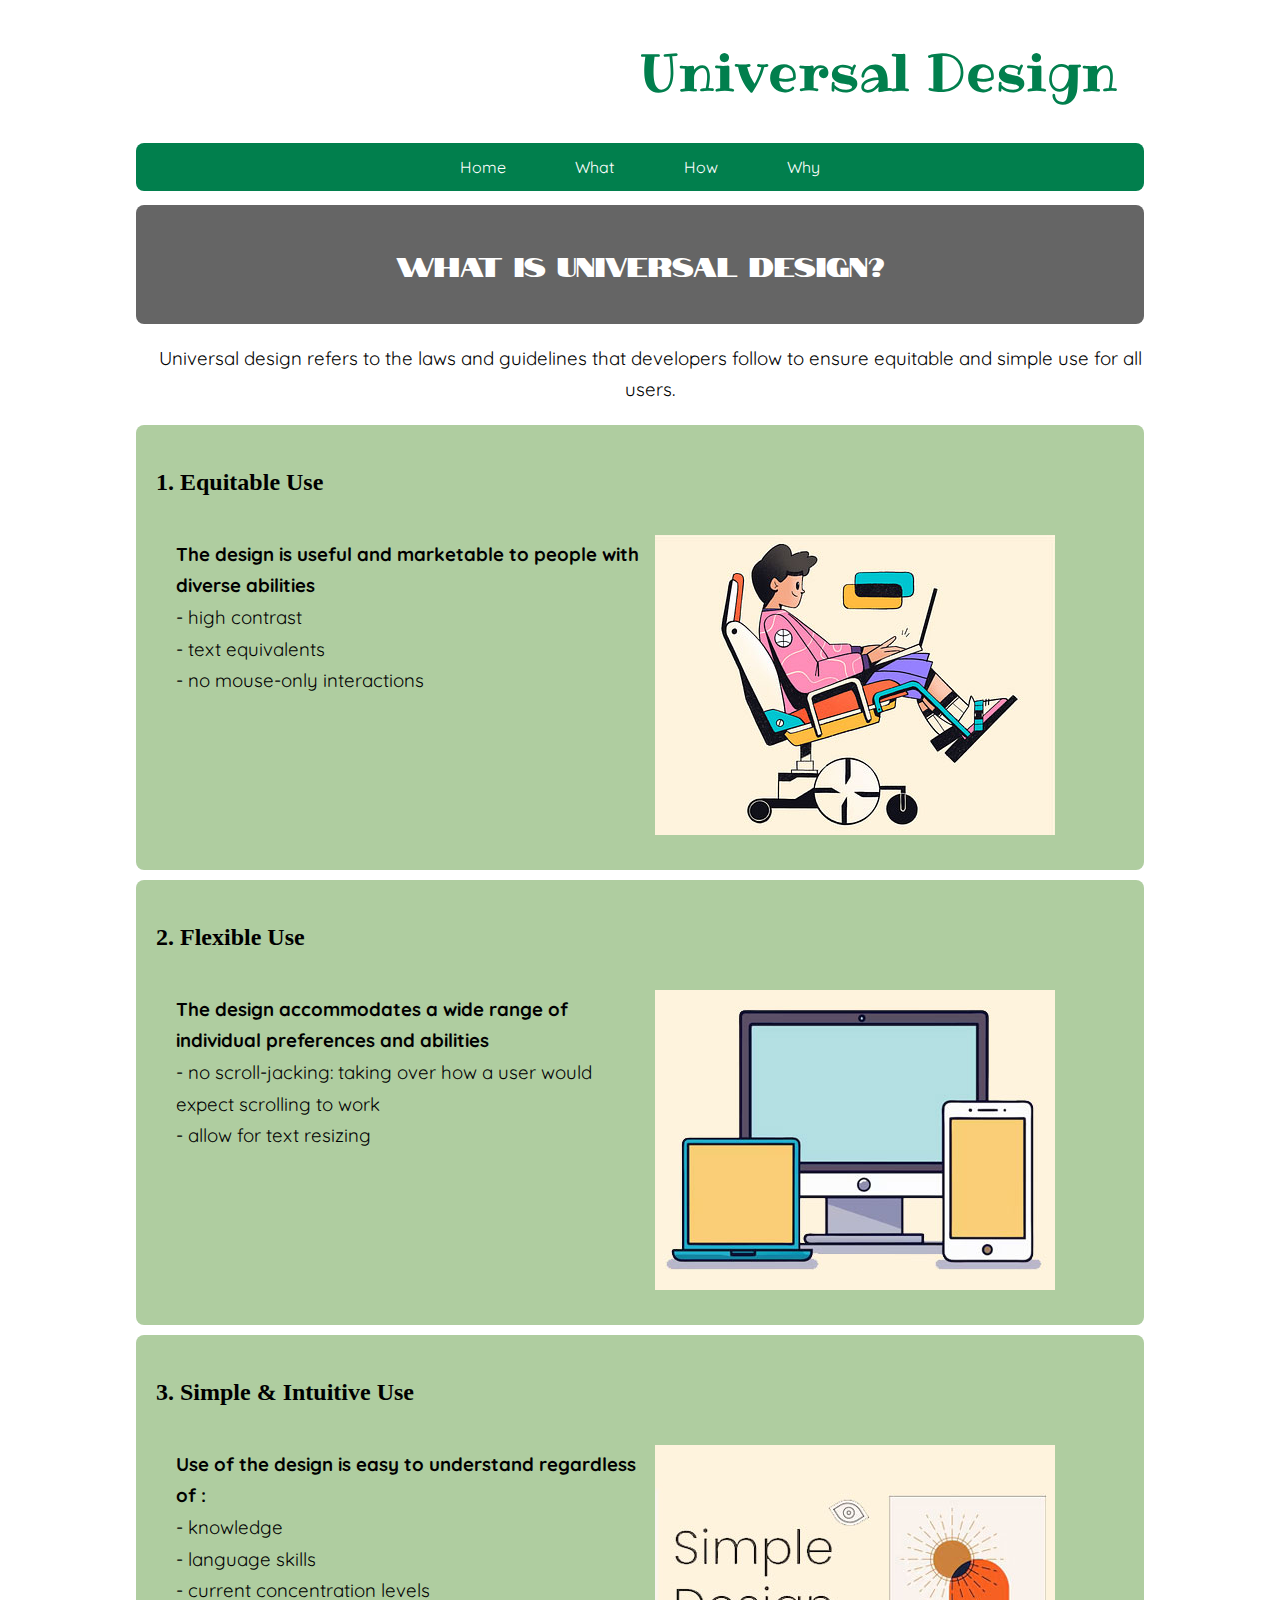
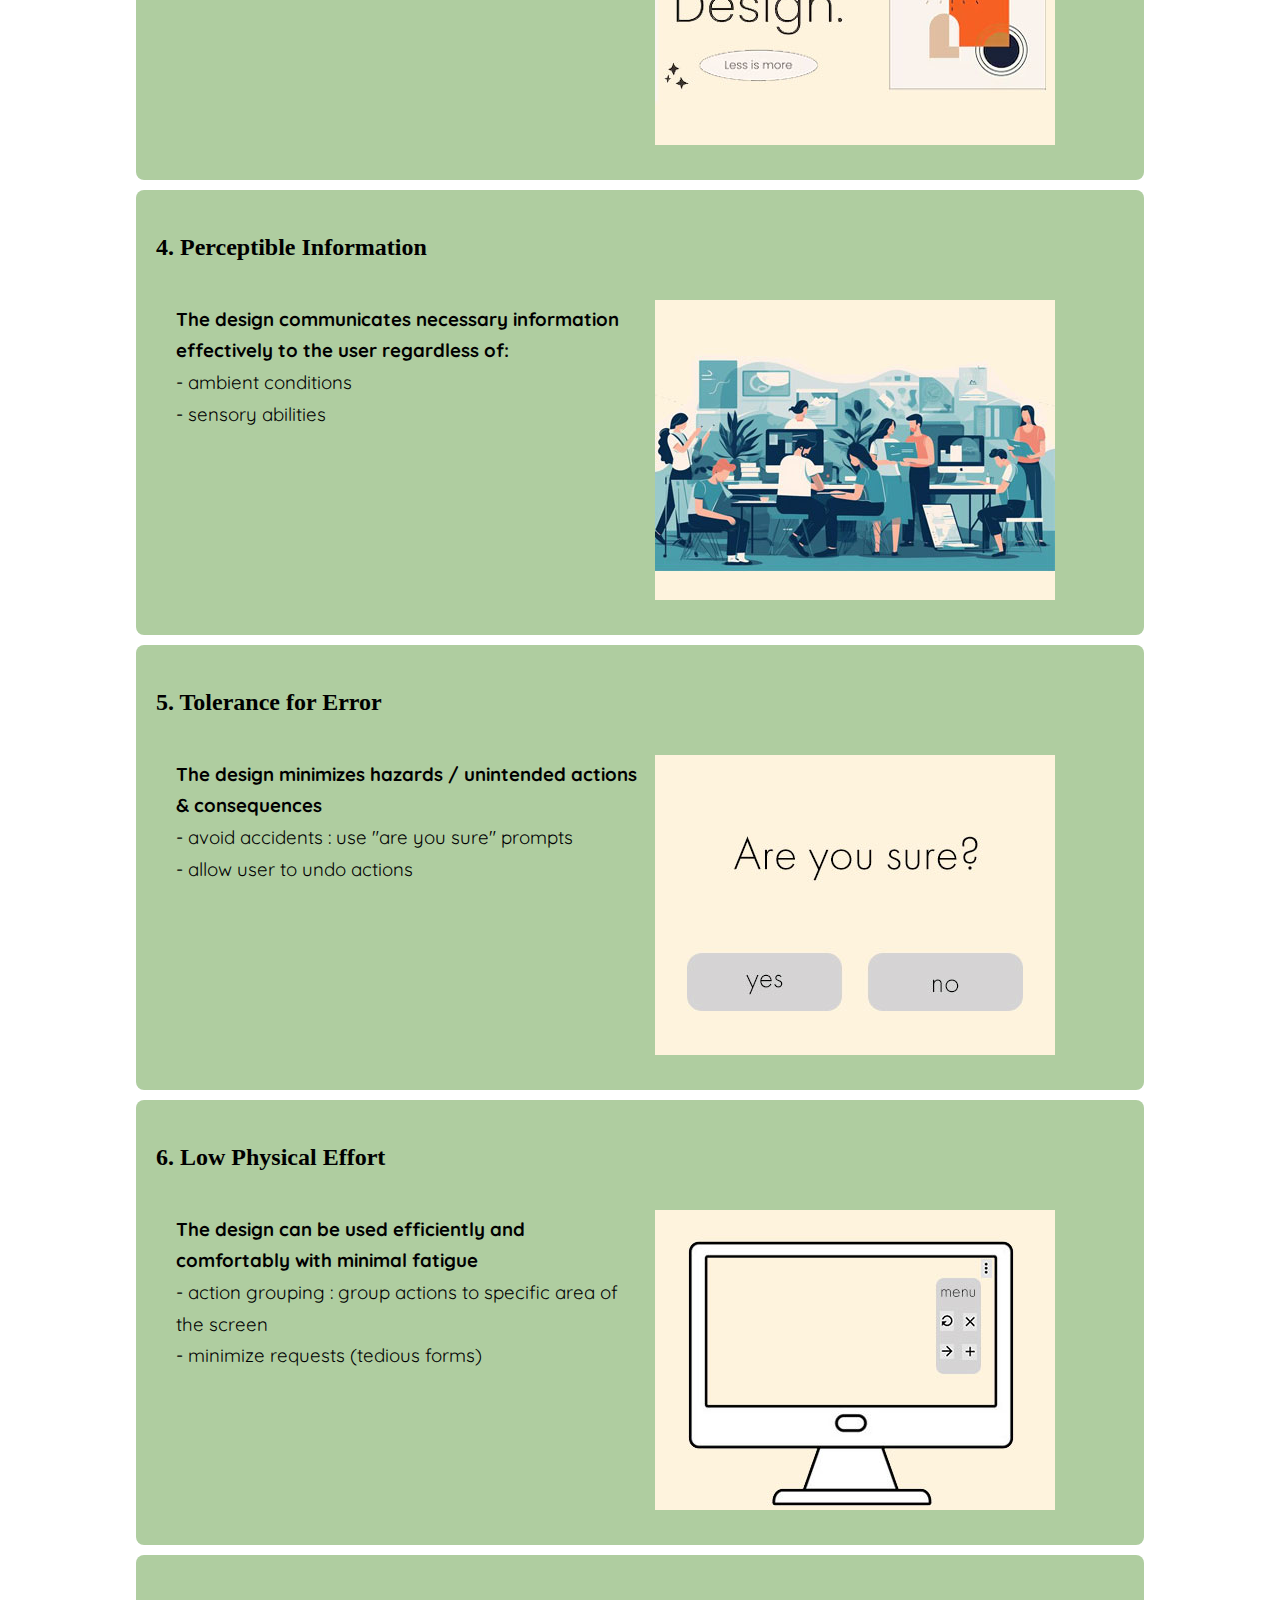
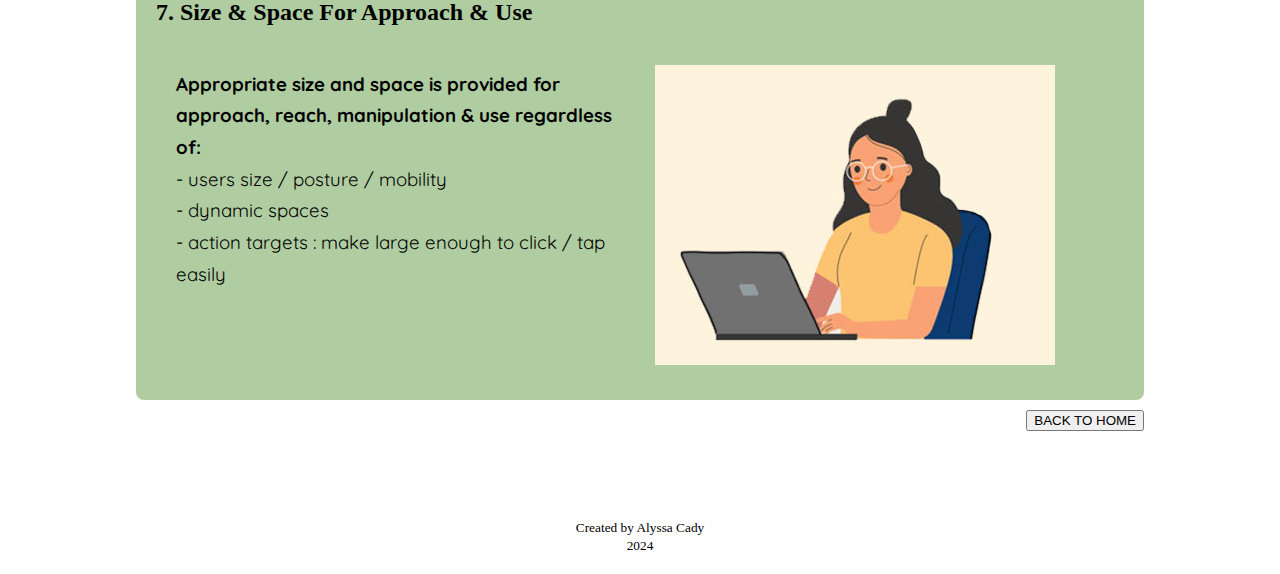
<file: what.html>
<!DOCTYPE html>
<html lang="en">

<head>
  <meta charset="UTF-8">
  <meta name="viewport" content="width=device-width, initial-scale=1.0">
  <link href="CSS/What.css" rel="stylesheet">
  <script src="JS/Final.js" defer></script>

  <!-- Fonts -->
  <link rel="preconnect" href="https://fonts.googleapis.com">
  <link rel="preconnect" href="https://fonts.gstatic.com" crossorigin>
  <link href="https://fonts.googleapis.com/css2?family=Gowun+Dodum&family=Gravitas+One&family=Notable&display=swap"
    rel="stylesheet">

  <link rel="preconnect" href="https://fonts.googleapis.com">
  <link rel="preconnect" href="https://fonts.gstatic.com" crossorigin>
  <link href="https://fonts.googleapis.com/css2?family=Gowun+Dodum&family=Gravitas+One&family=Notable&family=Ribeye&display=swap" rel="stylesheet">

  <link rel="preconnect" href="https://fonts.googleapis.com">
  <link rel="preconnect" href="https://fonts.gstatic.com" crossorigin>
  <link href="https://fonts.googleapis.com/css2?family=Gowun+Dodum&family=Gravitas+One&family=Notable&family=Onest:wght@100..900&family=Ribeye&display=swap" rel="stylesheet">

  <link rel="preconnect" href="https://fonts.googleapis.com">
  <link rel="preconnect" href="https://fonts.gstatic.com" crossorigin>
  <link href="https://fonts.googleapis.com/css2?family=Geist+Mono:wght@100..900&family=Gowun+Dodum&family=Gravitas+One&family=Notable&family=Onest:wght@100..900&family=Quicksand:wght@300..700&family=Ribeye&display=swap" rel="stylesheet">
  

  <title>Universal Design : What</title>
</head>

<body>
  <header>
    <h1>Universal Design</h1>
  </header>

  <a href="#MainContent" class="skip-navigation">
    <h2>Skip Navigation</h2>
  </a>

  <nav>
    <h2 class="sr-only"> Main Navigation</h2>
    <ul>
      <li><a href="Final.html">Home</a></li>
      <li><a href="what.html">What</a></li>
      <li><a href="how.html">How</a></li>
      <li><a href="why.html">Why</a></li>
    </ul>
  </nav>

  <nav class="sr-only">
    <h2 class="sr-only"> Page Nav</h2>
    <ul>
      <li><a href="#Title">Title</a></li>
      <li><a href="#background">background</a></li>
      <li><a href="#principle1">Principle 1</a></li>
      <li><a href="#principle2">Principle 2</a></li>
      <li><a href="#principle3">Principle 3</a></li>
      <li><a href="#principle4">Principle 4</a></li>
      <li><a href="#principle5">Principle 5</a></li>
      <li><a href="#principle6">Principle 6</a></li>
      <li><a href="#principle7">Principle 7</a></li>
    </ul>
  </nav>

  
  <section id="MainContent">
    <h2 class="sr-only"> What is Universal Design</h2>
  <section id="Title">
    <h2> What is Universal Design?</h2>
  </section>

<section id = "background" > 
  <h2 class="sr-only"> Definition</h2>  
  <p> Universal design refers to the laws and guidelines that developers follow to ensure equitable and simple use for all users. </p> 
</section>

 
  <h2 class="sr-only">Main Content</h2>

  <section id="principle1">
    <h3> 1. Equitable Use </h3>
        <div id="gridP1">
          <p> <b> The design is useful and marketable to people with diverse abilities</b> <br>
            - high contrast <br>
            - text equivalents <br>
            - no mouse-only interactions
          </p>

          <img src="IMAGES/Final/p1.jpg" alt = "person using computer from a wheelchair">
        </div>
  </section>

  <section id="principle2">
    <h3> 2. Flexible Use </h3>
        <div id="gridP2">
          <p> <b>The design accommodates a wide range of individual preferences and abilities</b><br>
            -  no scroll-jacking: taking over how a user would expect scrolling to work <br>
            -  allow for text resizing
          </p>

          <img src="IMAGES/Final/p2.jpg" alt=" tablet, computer, phone">
        </div>

  </section>

  <section id="principle3">
    <h3> 3. Simple & Intuitive Use </h3>
        <div id="gridP3">
          <p> <b> Use of the design is easy to understand regardless of :</b> <br>
            - knowledge <br>
            - language skills <br>
            - current concentration levels
          </p>

          <img src="IMAGES/Final/p3.jpg" alt= "simple design">
        </div>
  </section>

  <section id="principle4">
    <h3> 4. Perceptible Information </h3>
        <div id="gridP4">
          <p> <b> The design communicates necessary information effectively to the user regardless of: </b> <br>
            - ambient conditions  <br>
            - sensory abilities 
          </p>

          <img src="IMAGES/Final/p4.jpg" alt= "busy workplace">
        </div>
  </section>

  <section id="principle5">
    <h3> 5. Tolerance for Error </h3>
        <div id="gridP5">
          <p> <b>The design minimizes hazards / unintended actions & consequences</b> <br>
            - avoid accidents : use "are you sure" prompts <br>
            - allow user to undo actions 
            
          </p>

          <img src="IMAGES/Final/p5.jpg" alt="are you sure screen">
        </div>
  </section>

  <section id="principle6">
    <h3> 6. Low Physical Effort </h3>
        <div id="gridP6">
          <p> <b>The design can be used efficiently and comfortably with minimal fatigue</b> <br>
            - action grouping : group actions to specific area of the screen <br>
            - minimize requests (tedious forms)
          </p>

          <img src="IMAGES/Final/p6.jpg" alt ="computer menu">
        </div>
  </section>

  <section id="principle7">
    <h3> 7. Size & Space For Approach & Use </h3>
        <div id="gridP7">
          <p> <b> Appropriate size and space is provided for approach, reach, manipulation & use regardless of: </b> <br>
            - users size / posture / mobility <br>
            - dynamic spaces  <br>
            - action targets : make large enough to click / tap easily
          </p>

          <img src="IMAGES/Final/p7.jpg" alt="woman using laptop">
        </div>
      </section>
</section>
<section id="home">
  <h2 class="sr-only"> Back to homepage</h2>
      <button id="back">BACK TO HOME</button> 
</section>

<footer>
  <small> Created by Alyssa Cady </small> <br> 
  <small> 2024</small>
</footer>



</body>

</html>
</file>
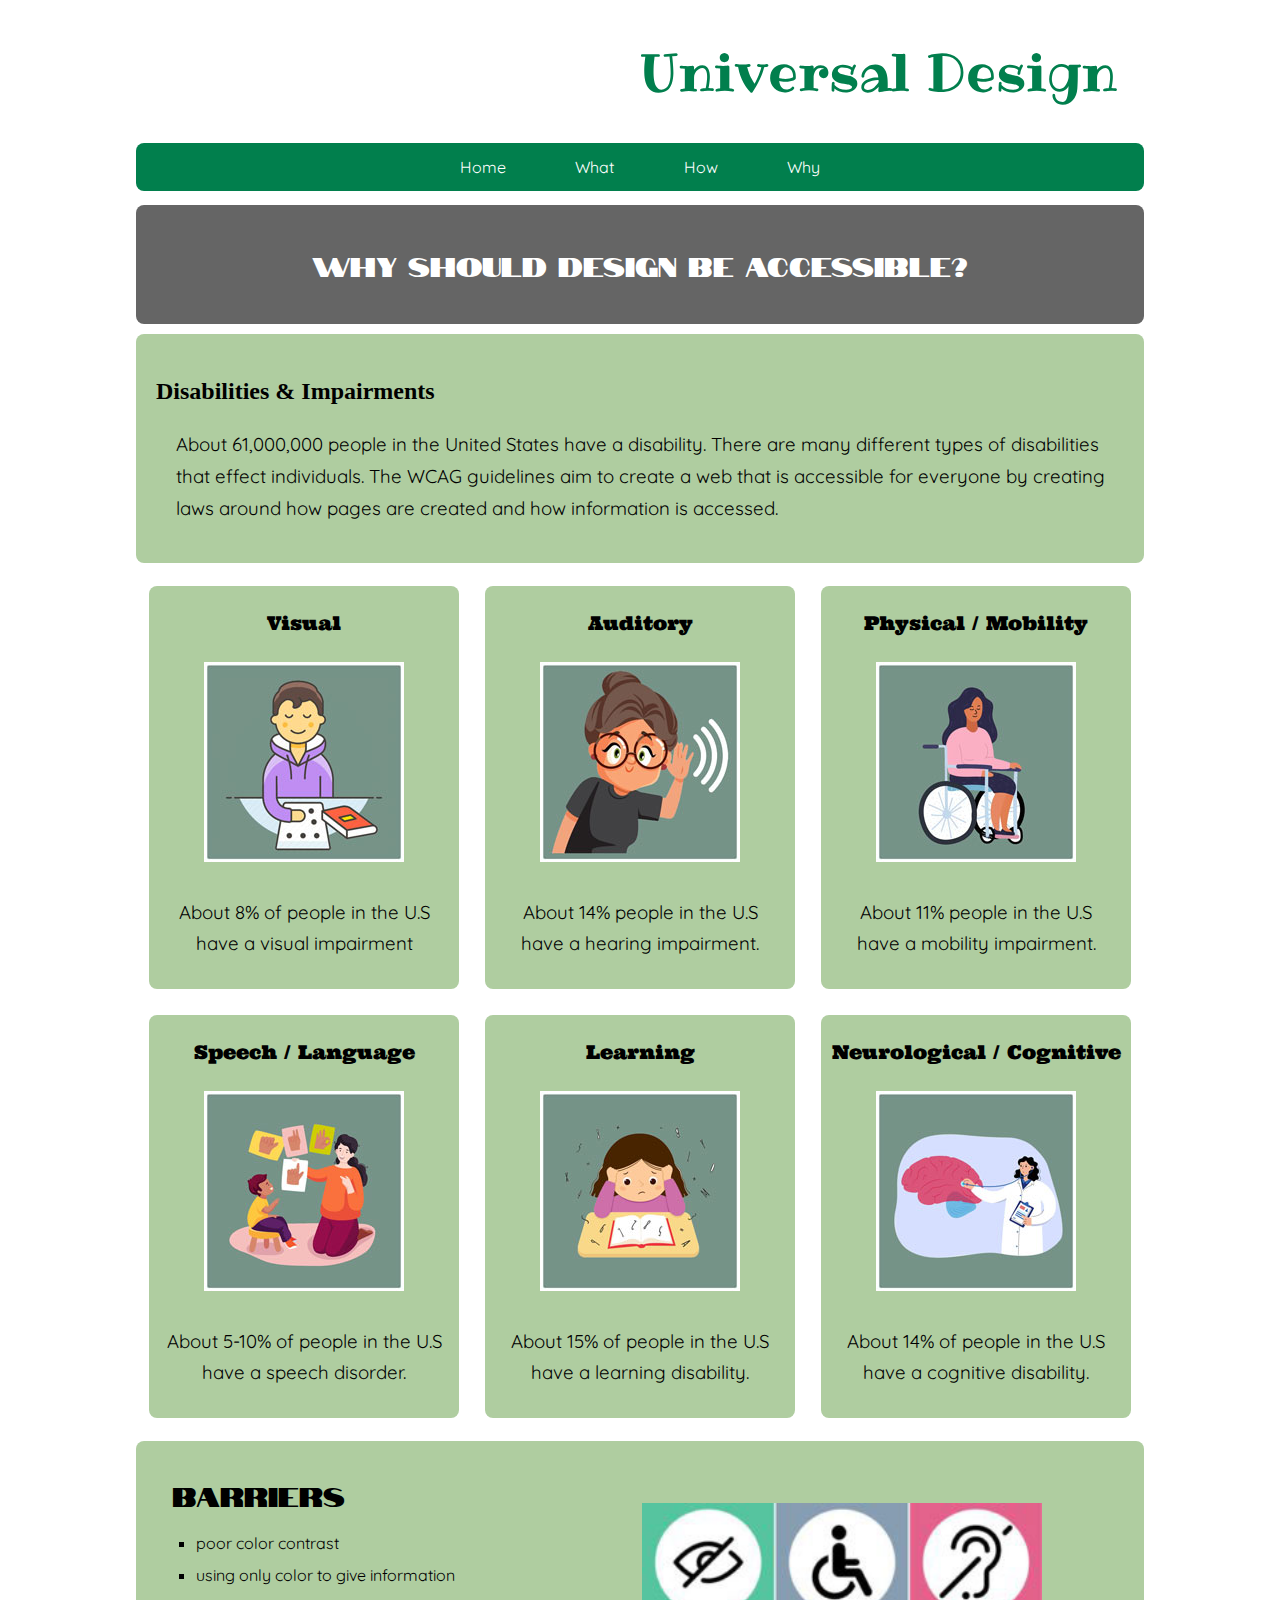
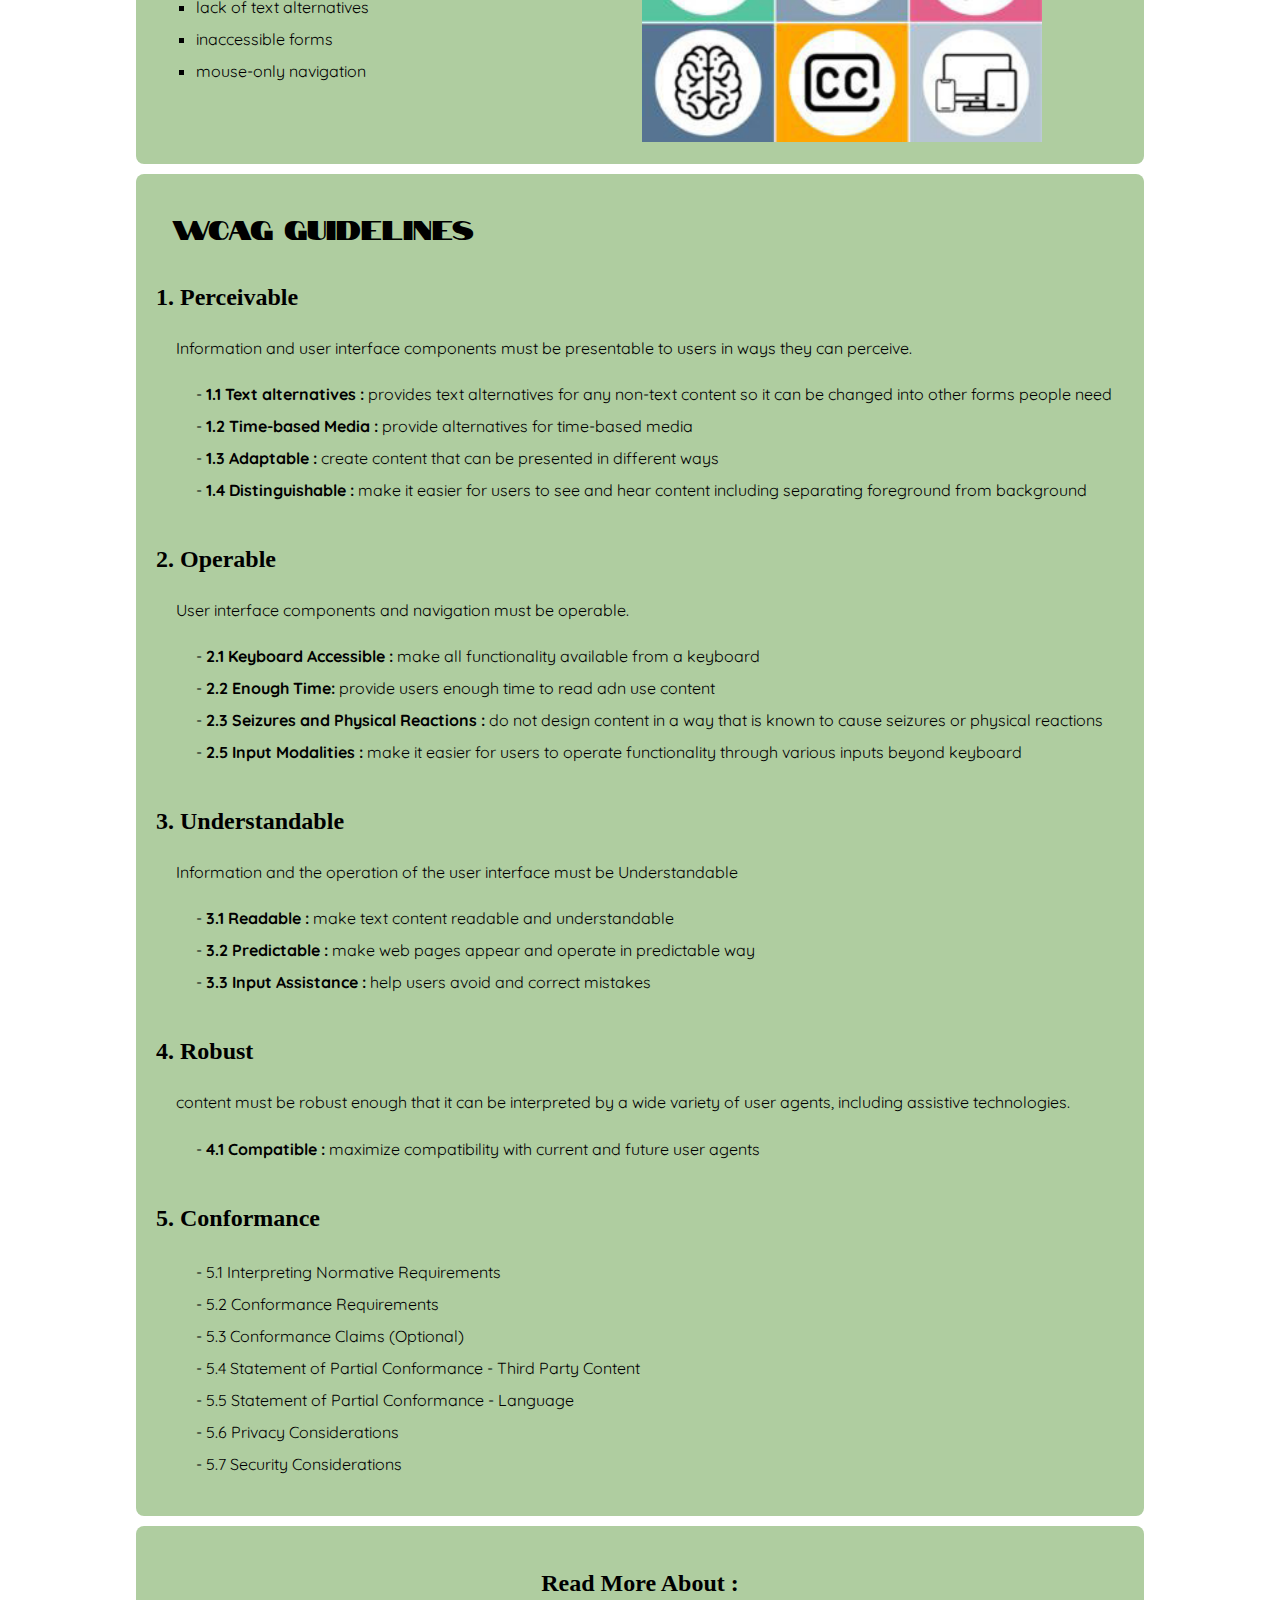
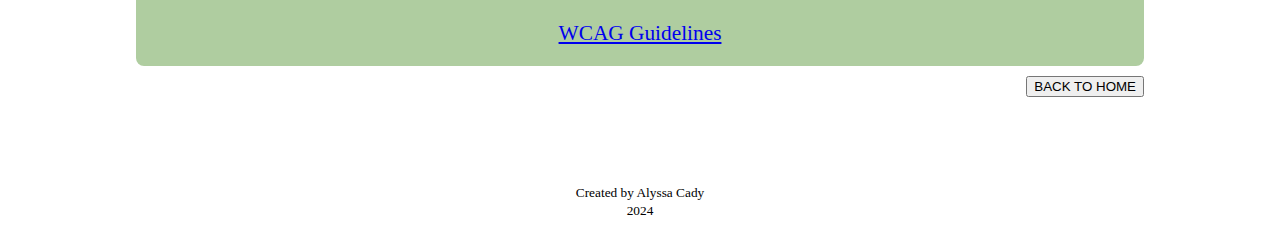
<file: why.html>
<!DOCTYPE html>
<html lang="en">

<head>
  <meta charset="UTF-8">
  <meta name="viewport" content="width=device-width, initial-scale=1.0">
  <link href="CSS/why.css" rel="stylesheet">
  <script src="JS/index.js" defer></script>

  <!-- Fonts -->
  <link rel="preconnect" href="https://fonts.googleapis.com">
  <link rel="preconnect" href="https://fonts.gstatic.com" crossorigin>
  <link href="https://fonts.googleapis.com/css2?family=Gowun+Dodum&family=Gravitas+One&family=Notable&display=swap"
    rel="stylesheet">

  <link rel="preconnect" href="https://fonts.googleapis.com">
  <link rel="preconnect" href="https://fonts.gstatic.com" crossorigin>
  <link
    href="https://fonts.googleapis.com/css2?family=Gowun+Dodum&family=Gravitas+One&family=Notable&family=Ribeye&display=swap"
    rel="stylesheet">

  <link rel="preconnect" href="https://fonts.googleapis.com">
  <link rel="preconnect" href="https://fonts.gstatic.com" crossorigin>
  <link
    href="https://fonts.googleapis.com/css2?family=Gowun+Dodum&family=Gravitas+One&family=Notable&family=Onest:wght@100..900&family=Ribeye&display=swap"
    rel="stylesheet">

  <link rel="preconnect" href="https://fonts.googleapis.com">
  <link rel="preconnect" href="https://fonts.gstatic.com" crossorigin>
  <link
    href="https://fonts.googleapis.com/css2?family=Geist+Mono:wght@100..900&family=Gowun+Dodum&family=Gravitas+One&family=Notable&family=Onest:wght@100..900&family=Quicksand:wght@300..700&family=Ribeye&family=Ultra&display=swap"
    rel="stylesheet">

  <title>Universal Design : Why</title>
</head>

<body>

  <header>
    <h1>Universal Design</h1>
  </header>

  <a href="#MainContent" class="skip-navigation">
    <h2>Skip Navigation</h2>
  </a>

  <nav>
    <h2 class="sr-only"> Main Navigation</h2>
    <ul>
      <li><a href="Final.html">Home</a></li>
      <li><a href="what.html">What</a></li>
      <li><a href="how.html">How</a></li>
      <li><a href="why.html">Why</a></li>
    </ul>
  </nav>

  <nav class="sr-only">
    <h2 class="sr-only"> Page Nav</h2>
    <ul>
      <li><a href="#Title">Title</a></li>
      <li><a href="#DisabilityStat">About disabilities</a></li>
      <li><a href="#abilityGrid"> Types of disabilities</a></li>
      <li><a href="#barriers"> barriers</a></li>
      <li><a href="#WCAG"> WCAG guidelines</a></li>
      <li><a href="readMore">Read more about guidelines</a></li>

    
    </ul>
  </nav>

  <section id="MainContent">
    <h2 class="sr-only"> Why Should Design Be Accessible?</h2>
    <section id="Title">
      <h2> Why Should Design Be Accessible?</h2>
    </section>

    <section id="DisabilityStat">
      <h3> Disabilities & Impairments</h3>
      <p> About 61,000,000 people in the United States have a disability. There are many different types of disabilities
        that effect individuals. The WCAG guidelines aim to create a web that is accessible for everyone by creating
        laws around how pages are created and how information is accessed.
      </p>
    </section>

    <section id="abilityGrid">
      <div>
        <h4> Visual</h4>
        <img src="IMAGES/Final/visual.jpg" alt="Visual disability">
        <p> About 8% of people in the U.S <br>have a visual impairment</p>
      </div>

      <div>
        <h4> Auditory</h4>
        <img src="IMAGES/Final/auditory.jpg" alt="Auditory disability">
        <p> About 14% people in the U.S <br>have a hearing impairment.</p>
      </div>

      <div>
        <h4> Physical / Mobility</h4>
        <img src="IMAGES/Final/mobility.jpg" alt="Physical disability">
        <p> About 11% people in the U.S <br>have a mobility impairment.</p>
      </div>

      <div>
        <h4> Speech / Language </h4>
        <img src="IMAGES/Final/speech.jpg" alt="speech disability">
        <p> About 5-10% of people in the U.S <br>have a speech disorder.</p>
      </div>

      <div>
        <h4> Learning </h4>
        <img src="IMAGES/Final/learning.jpg" alt="Learning disability">
        <p> About 15% of people in the U.S <br>have a learning disability.</p>
      </div>

      <div>
        <h4> Neurological / Cognitive </h4>
        <img src="IMAGES/Final/neuro.jpg" alt="Neurological disability">
        <p> About 14% of people in the U.S <br>have a cognitive disability.</p>
      </div>
    </section>


    <section id="barriers">
      <h2 class="sr-only"> Barriers </h2>
      <article>
        <h2> Barriers </h2>
        <ul>
          <li> poor color contrast </li>
          <li> using only color to give information </li>
          <li> lack of text alternatives </li>
          <li> inaccessible forms </li>
          <li> mouse-only navigation </li>
        </ul>
      </article>
      <img src="IMAGES/Final/barriers.jpg" alt="barriers for users">
    </section>

    <section id="WCAG">
      <h2> WCAG Guidelines </h2>

      <section class="Perceivable">

        <h3> 1. Perceivable </h3>
        <p>
          Information and user interface components must be presentable to users in ways they can perceive.
        </p>
        <ul>
          <li> - <b>1.1 Text alternatives :</b> provides text alternatives for any non-text content so it can be changed into
            other forms people need </li>
          <li> - <b> 1.2 Time-based Media :</b> provide alternatives for time-based media </li>
          <li> - <b>1.3 Adaptable : </b>create content that can be presented in different ways </li>
          <li> - <b>1.4 Distinguishable :</b> make it easier for users to see and hear content including separating foreground
            from background</li>
        </ul>
      </section>

      <section class="operable">
        <h3> 2. Operable</h3>
        <p>
          User interface components and navigation must be operable.
        </p>

        <ul>
          <li> - <b>2.1 Keyboard Accessible : </b> make all functionality available from a keyboard</li>
          <li> - <b>2.2 Enough Time:</b> provide users enough time to read adn use content</li>
          <li> -<b> 2.3 Seizures and Physical Reactions : </b>do not design content in a way that is known to cause seizures or
            physical reactions </li>
          <li> - <b>2.5 Input Modalities :</b> make it easier for users to operate functionality through various inputs beyond
            keyboard</li>
        </ul>
      </section>

      <section class="Understandable">
        <h3> 3. Understandable</h3>
        <p>
          Information and the operation of the user interface must be Understandable
        </p>

        <ul>
          <li> -<b> 3.1 Readable : </b>make text content readable and understandable </li>
          <li> - <b>3.2 Predictable : </b>make web pages appear and operate in predictable way </li>
          <li> - <b>3.3 Input Assistance :</b> help users avoid and correct mistakes </li>

        </ul>
      </section>

      <section class="robust">
        <h3> 4. Robust</h3>
        <p>
          content must be robust enough that it can be interpreted by a wide variety of user agents, including assistive
          technologies.
        </p>
        <ul>
          <li> - <b>4.1 Compatible : </b>maximize compatibility with current and future user agents </li>
        </ul>
      </section>

      <section class="Conformance">
        <h3> 5. Conformance </h3>
        <ul>
          <li> - 5.1 Interpreting Normative Requirements</li>
          <li> - 5.2 Conformance Requirements</li>
          <li> - 5.3 Conformance Claims (Optional)</li>
          <li> - 5.4 Statement of Partial Conformance - Third Party Content</li>
          <li> - 5.5 Statement of Partial Conformance - Language</li>
          <li> - 5.6 Privacy Considerations</li>
          <li> - 5.7 Security Considerations</li>

        </ul>
      </section>

    </section>

    <section id="readMore">
      <h3> Read More About : </h3>
      <a href="https://www.w3.org/TR/WCAG22/#requirements-for-wcag-2-2"> WCAG Guidelines</a>
    </section>

  </section>

  <section id="home">
    <h2 class="sr-only"> Back to homepage</h2>
    <button id="back">BACK TO HOME</button>
</section>
<footer>
  <small> Created by Alyssa Cady </small> <br> 
  <small> 2024</small>
</footer>
</body>

</html>
</file>
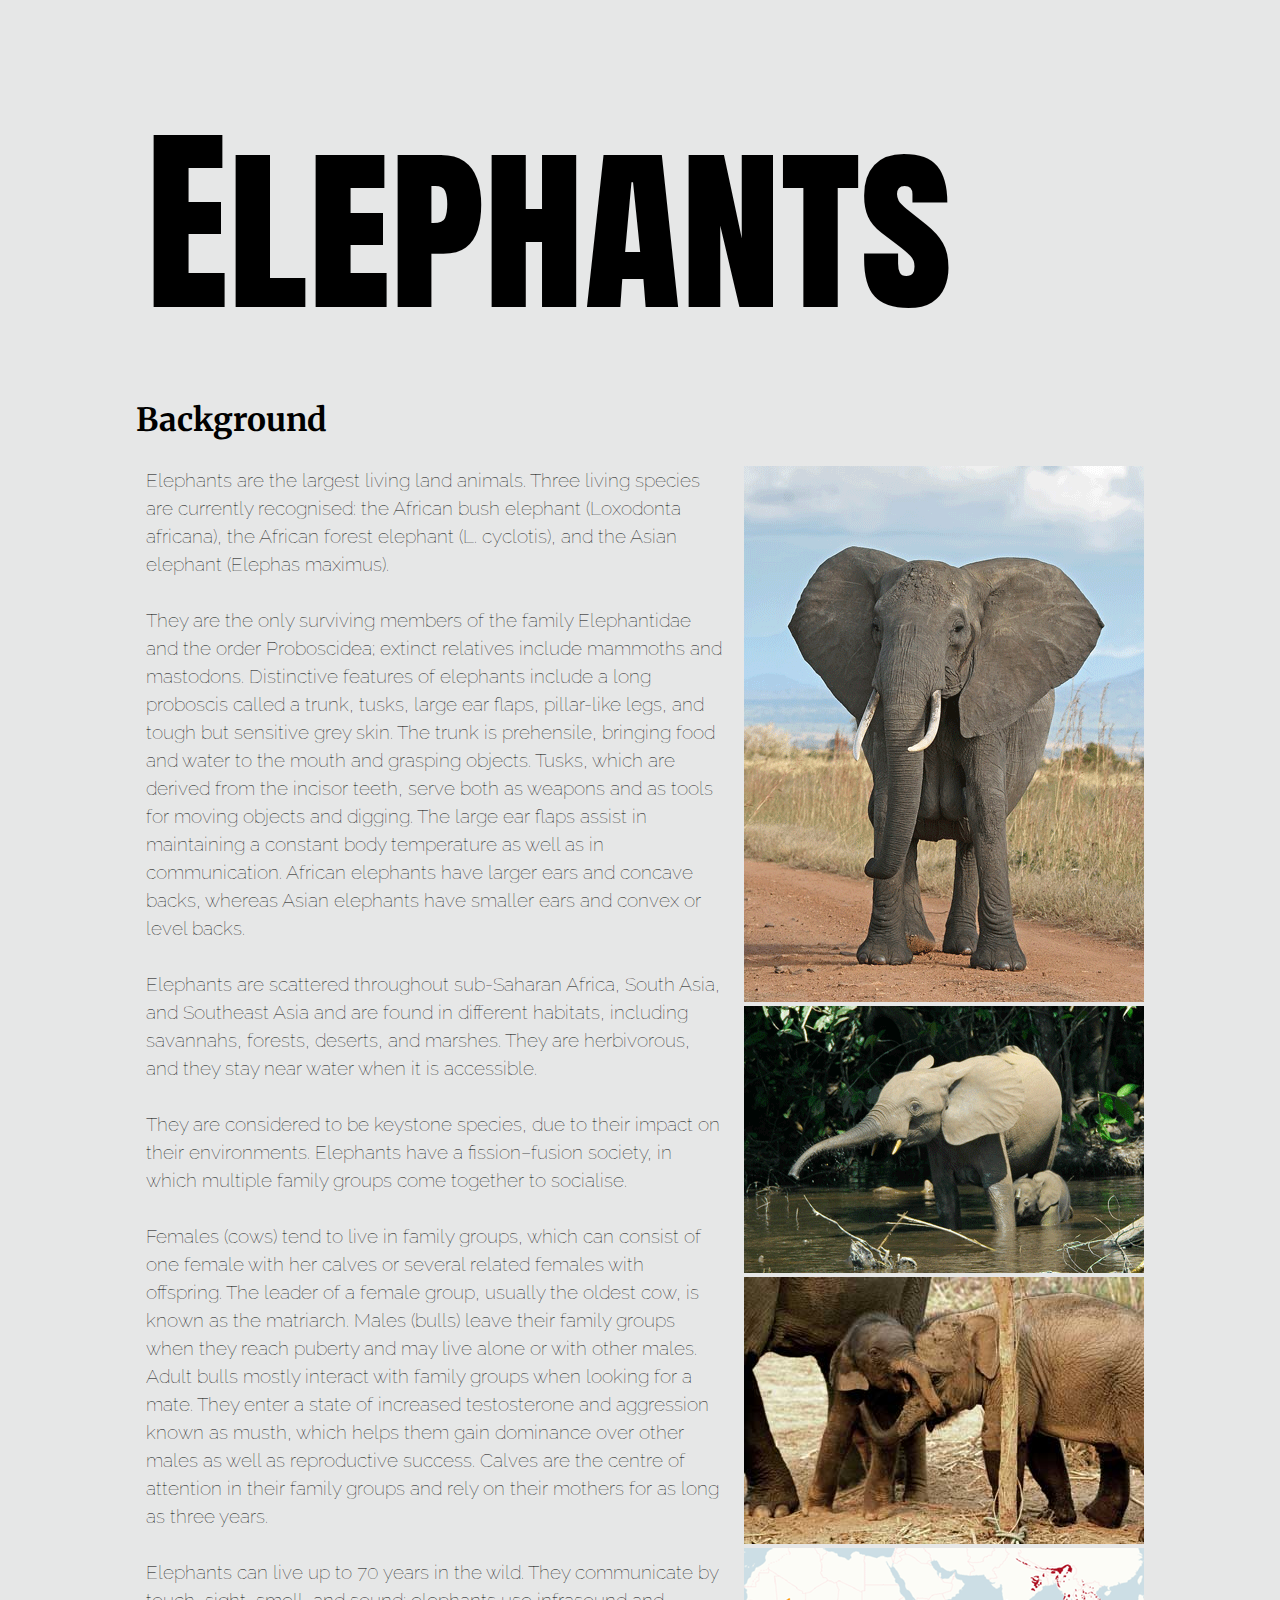
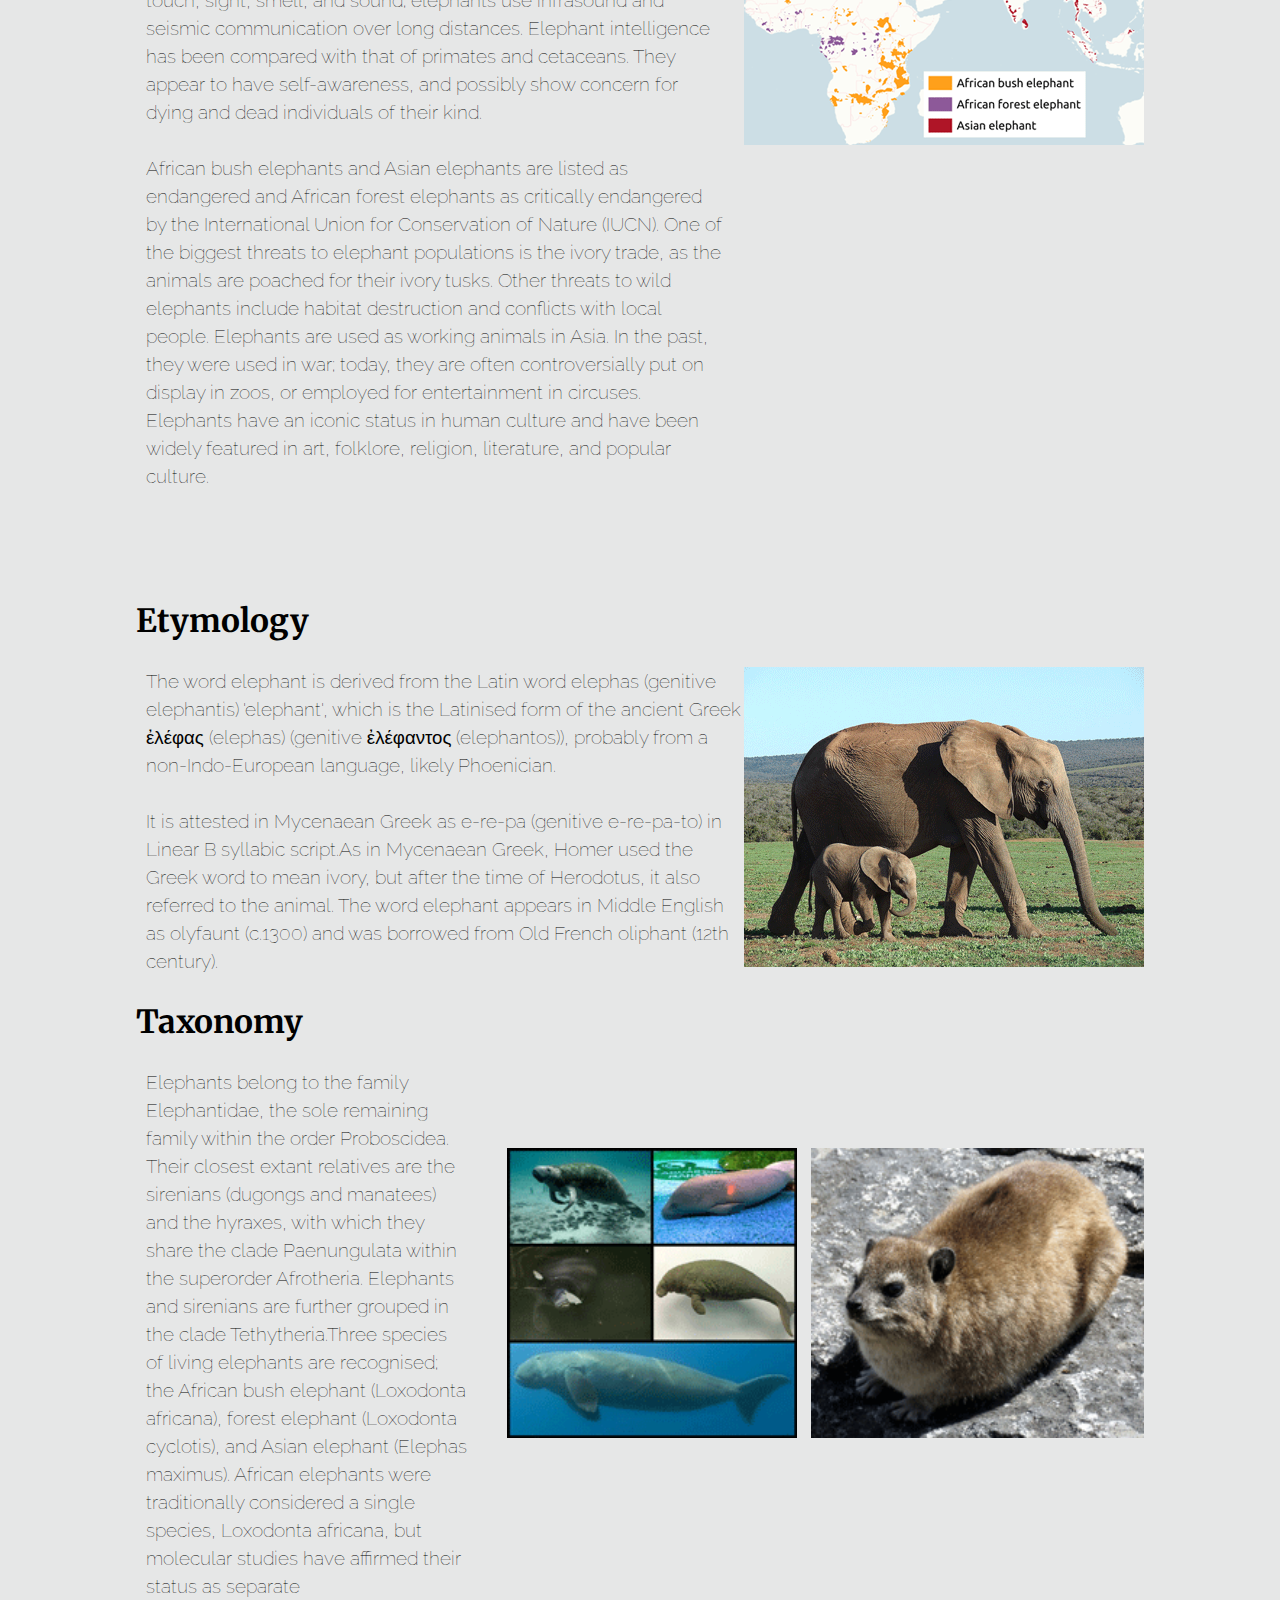
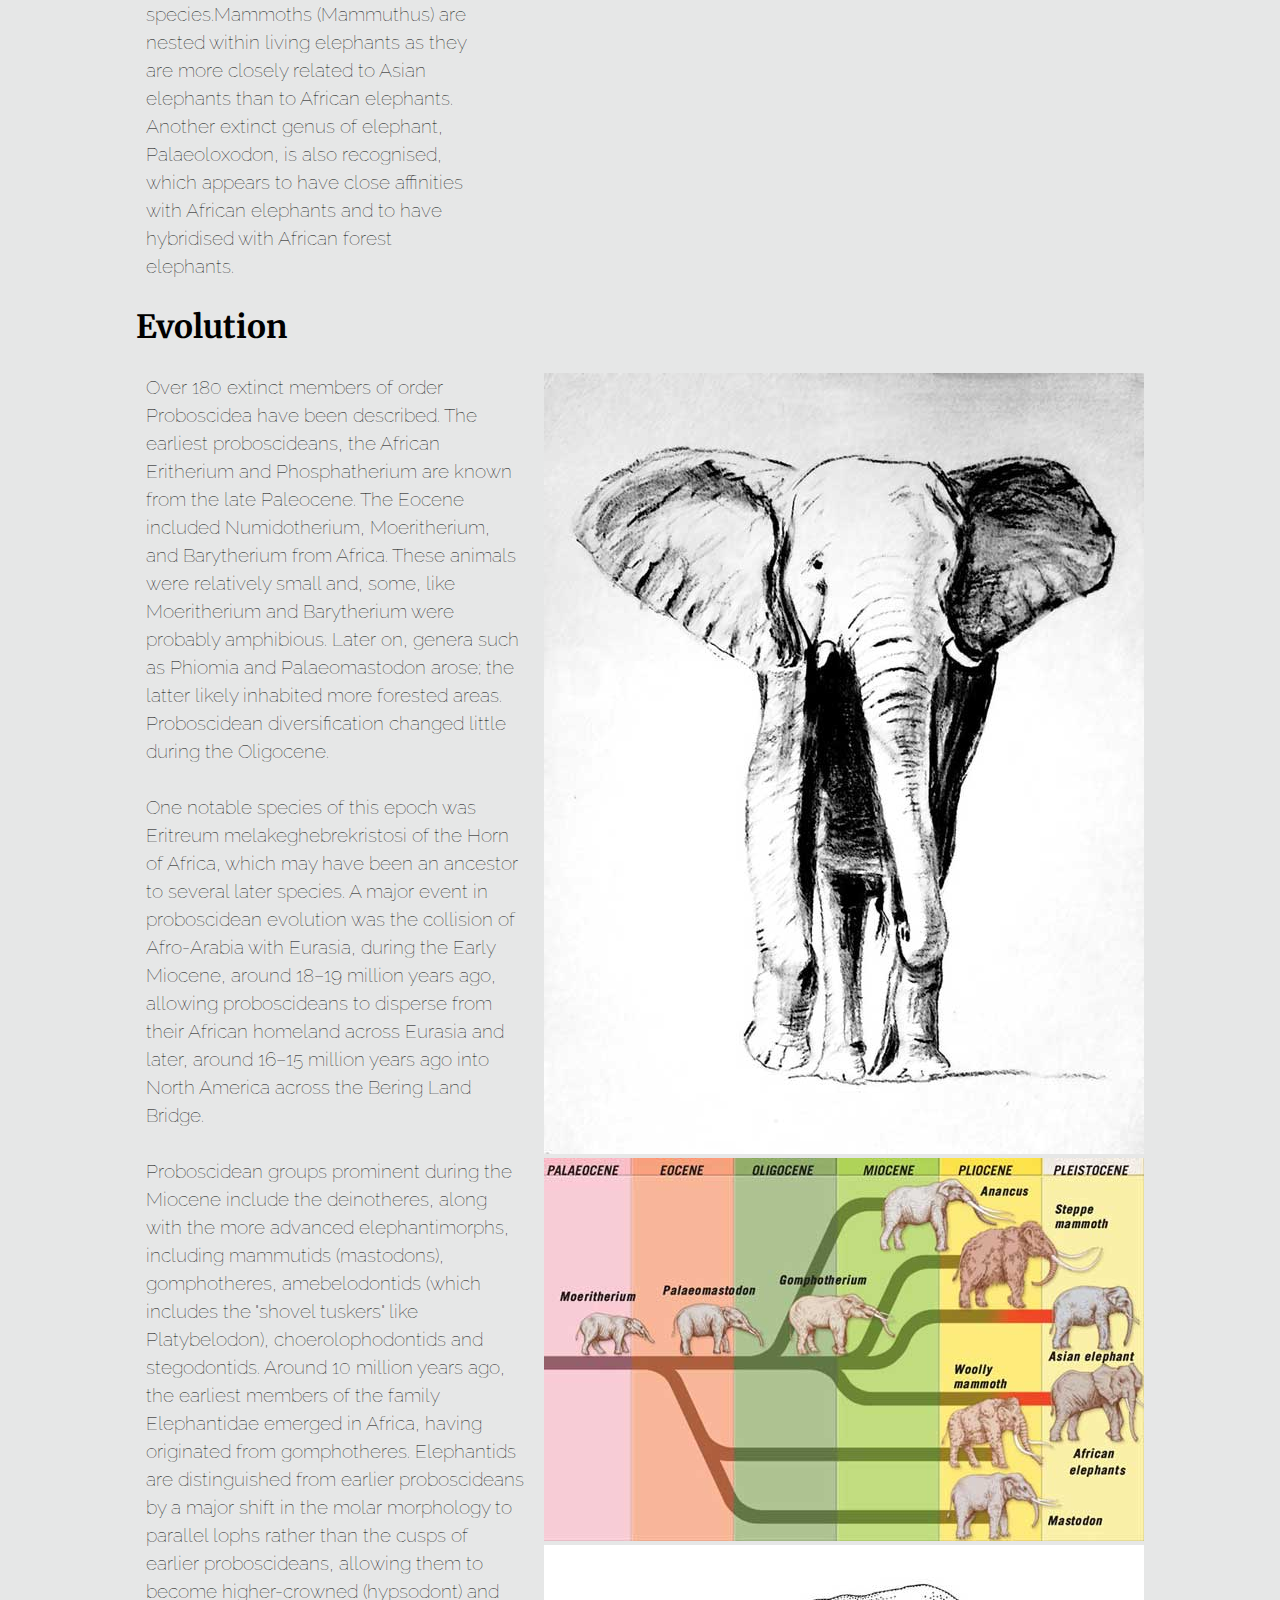
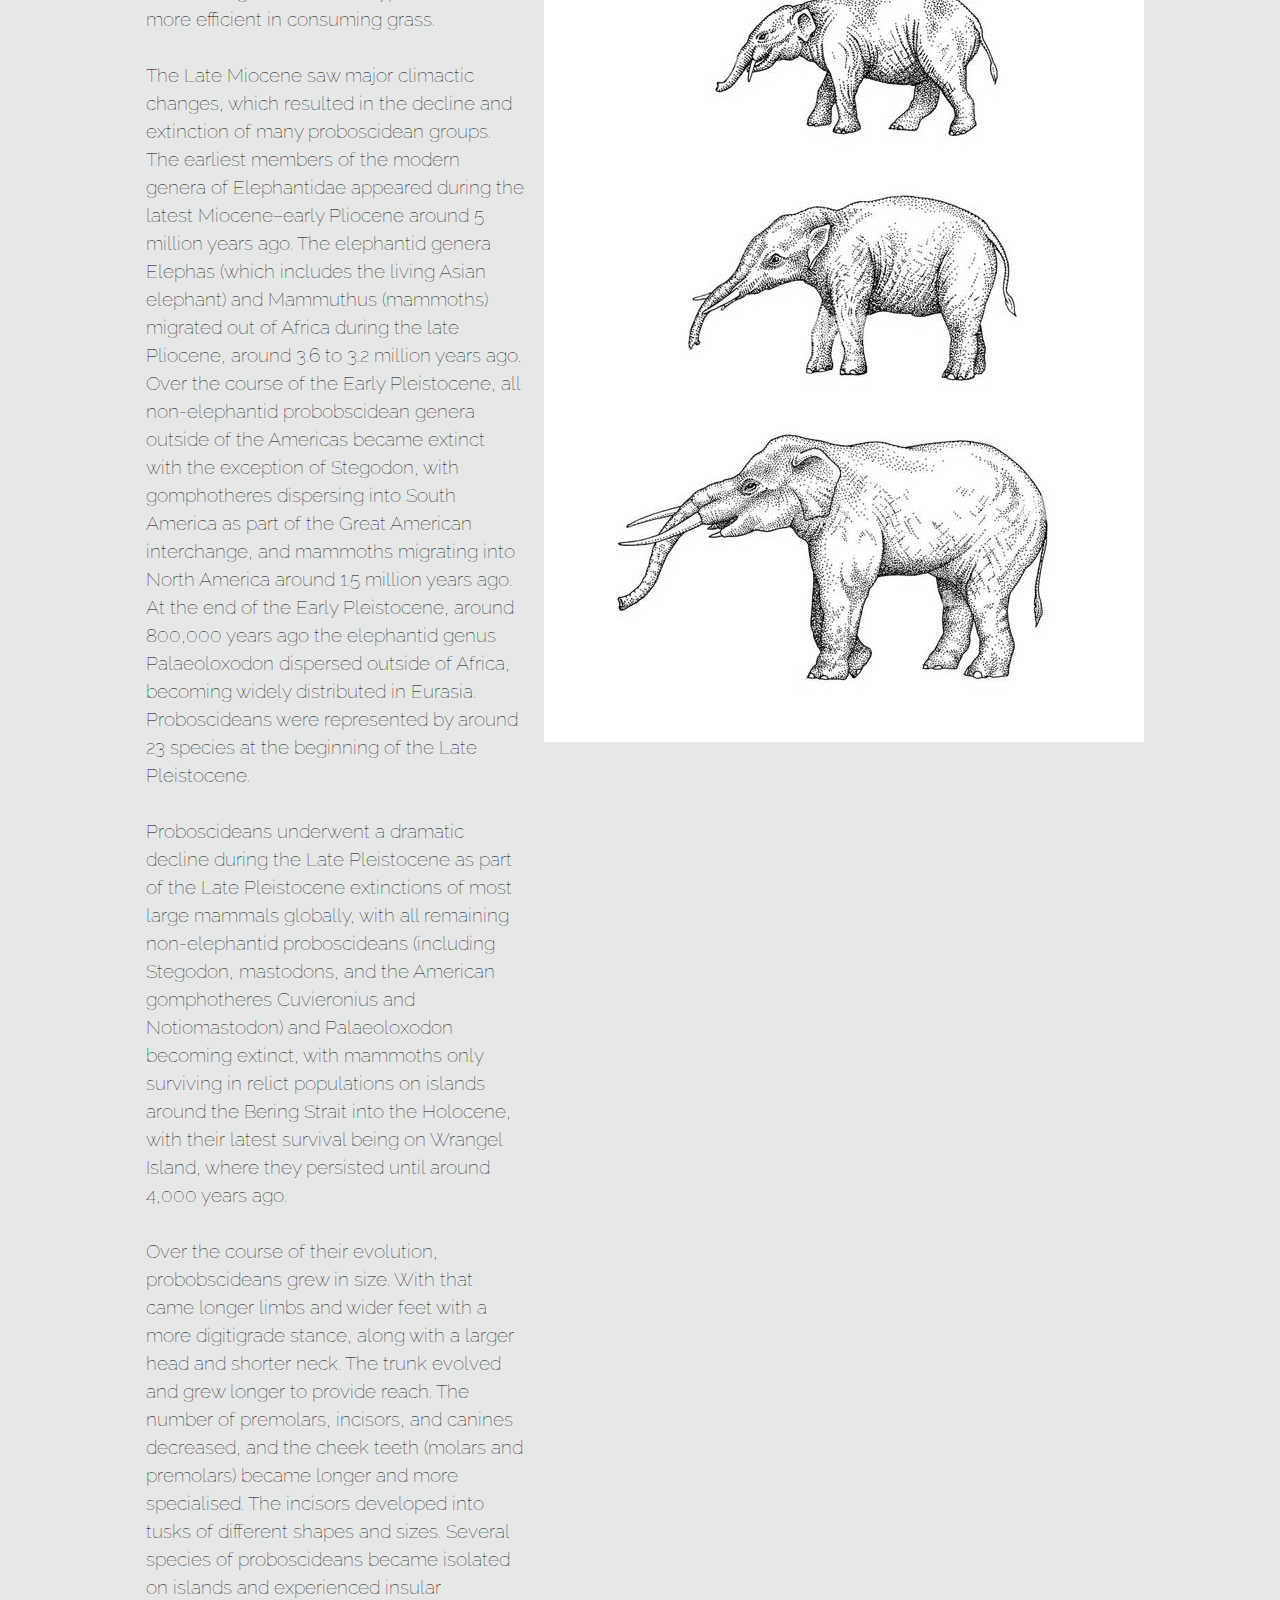
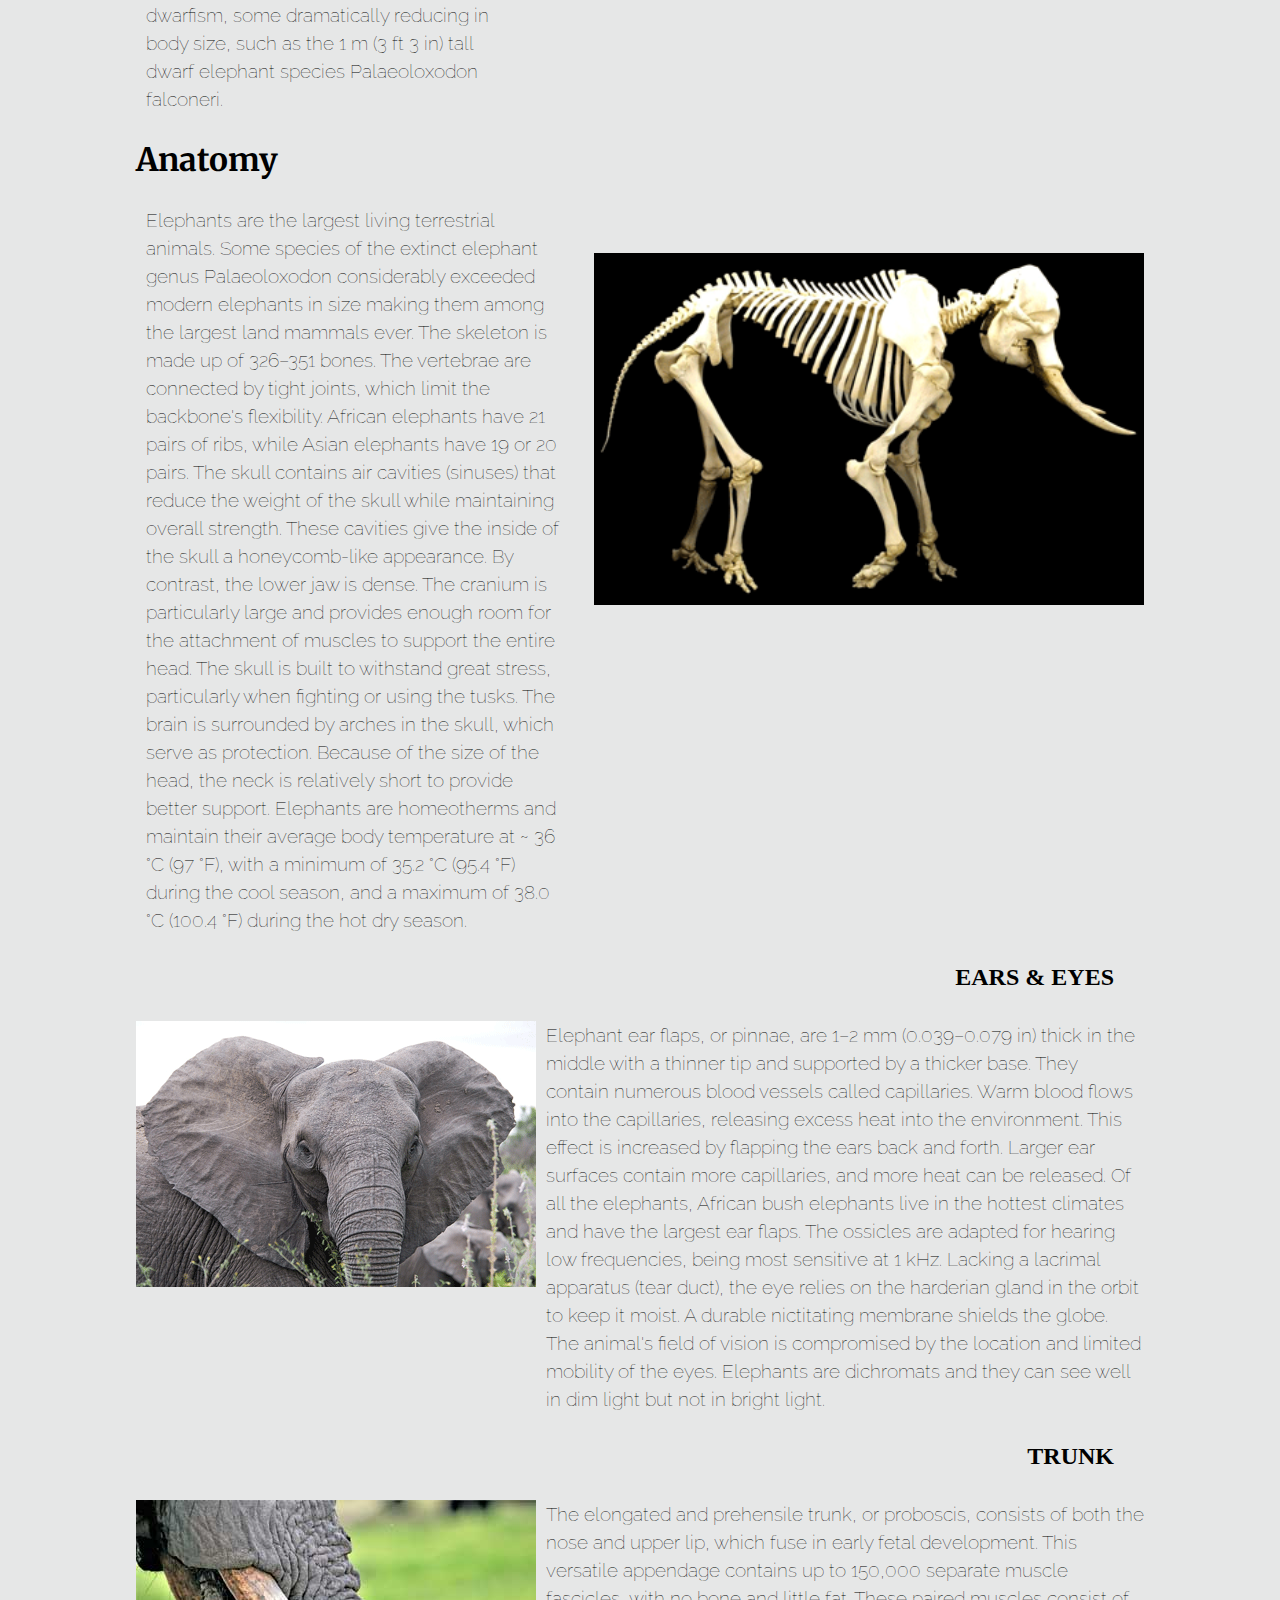
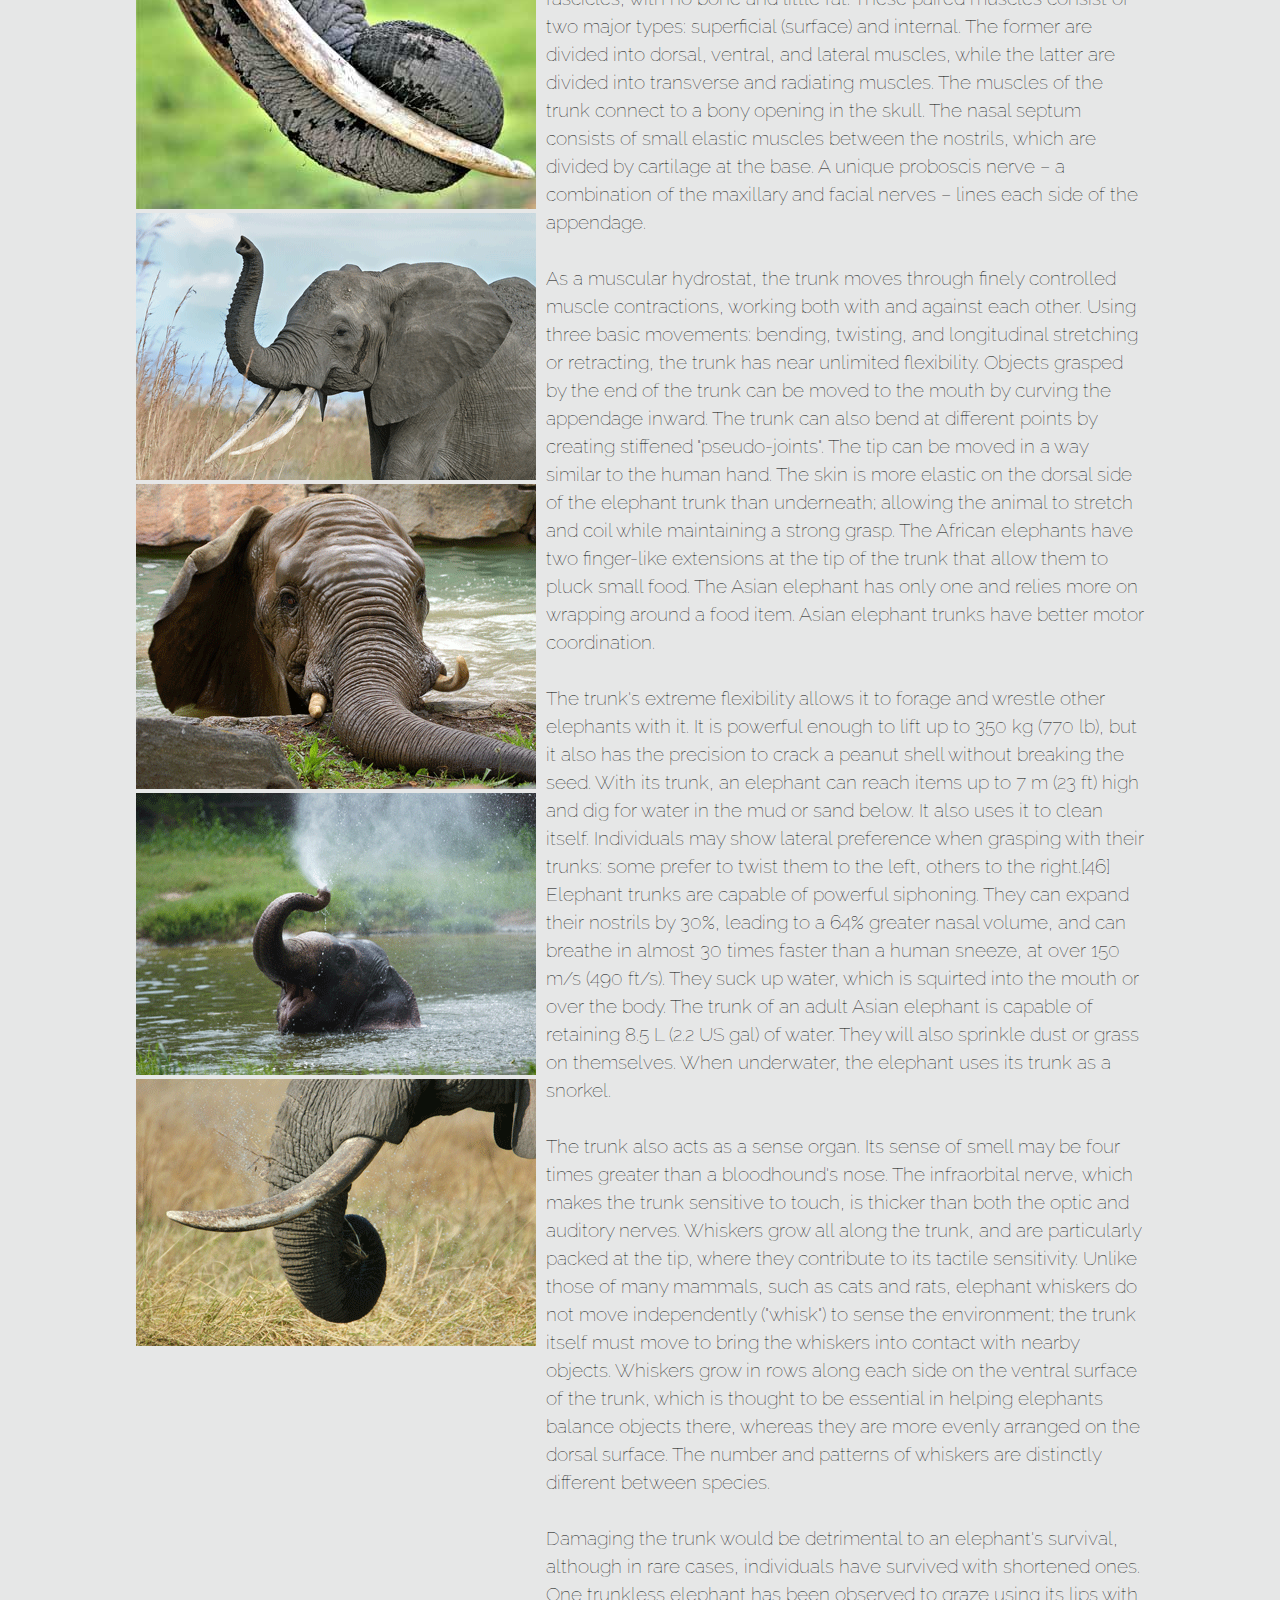
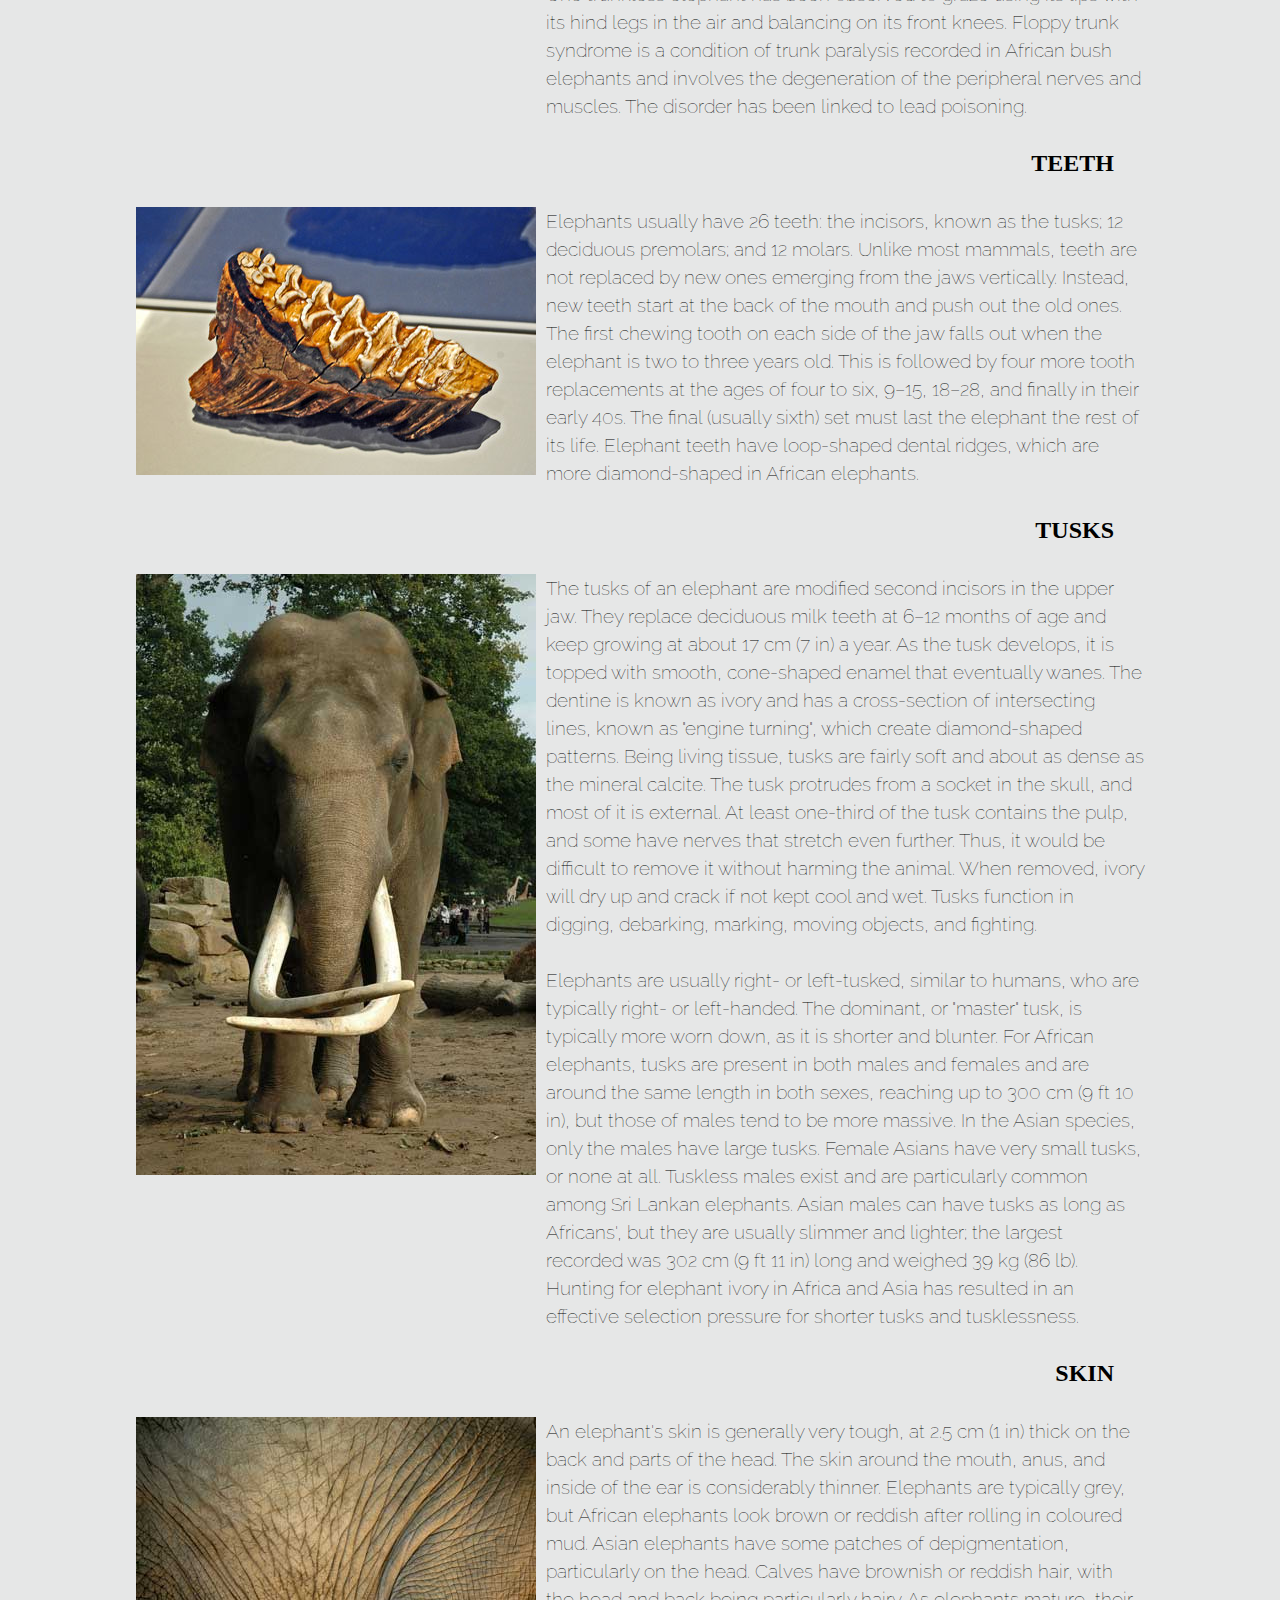
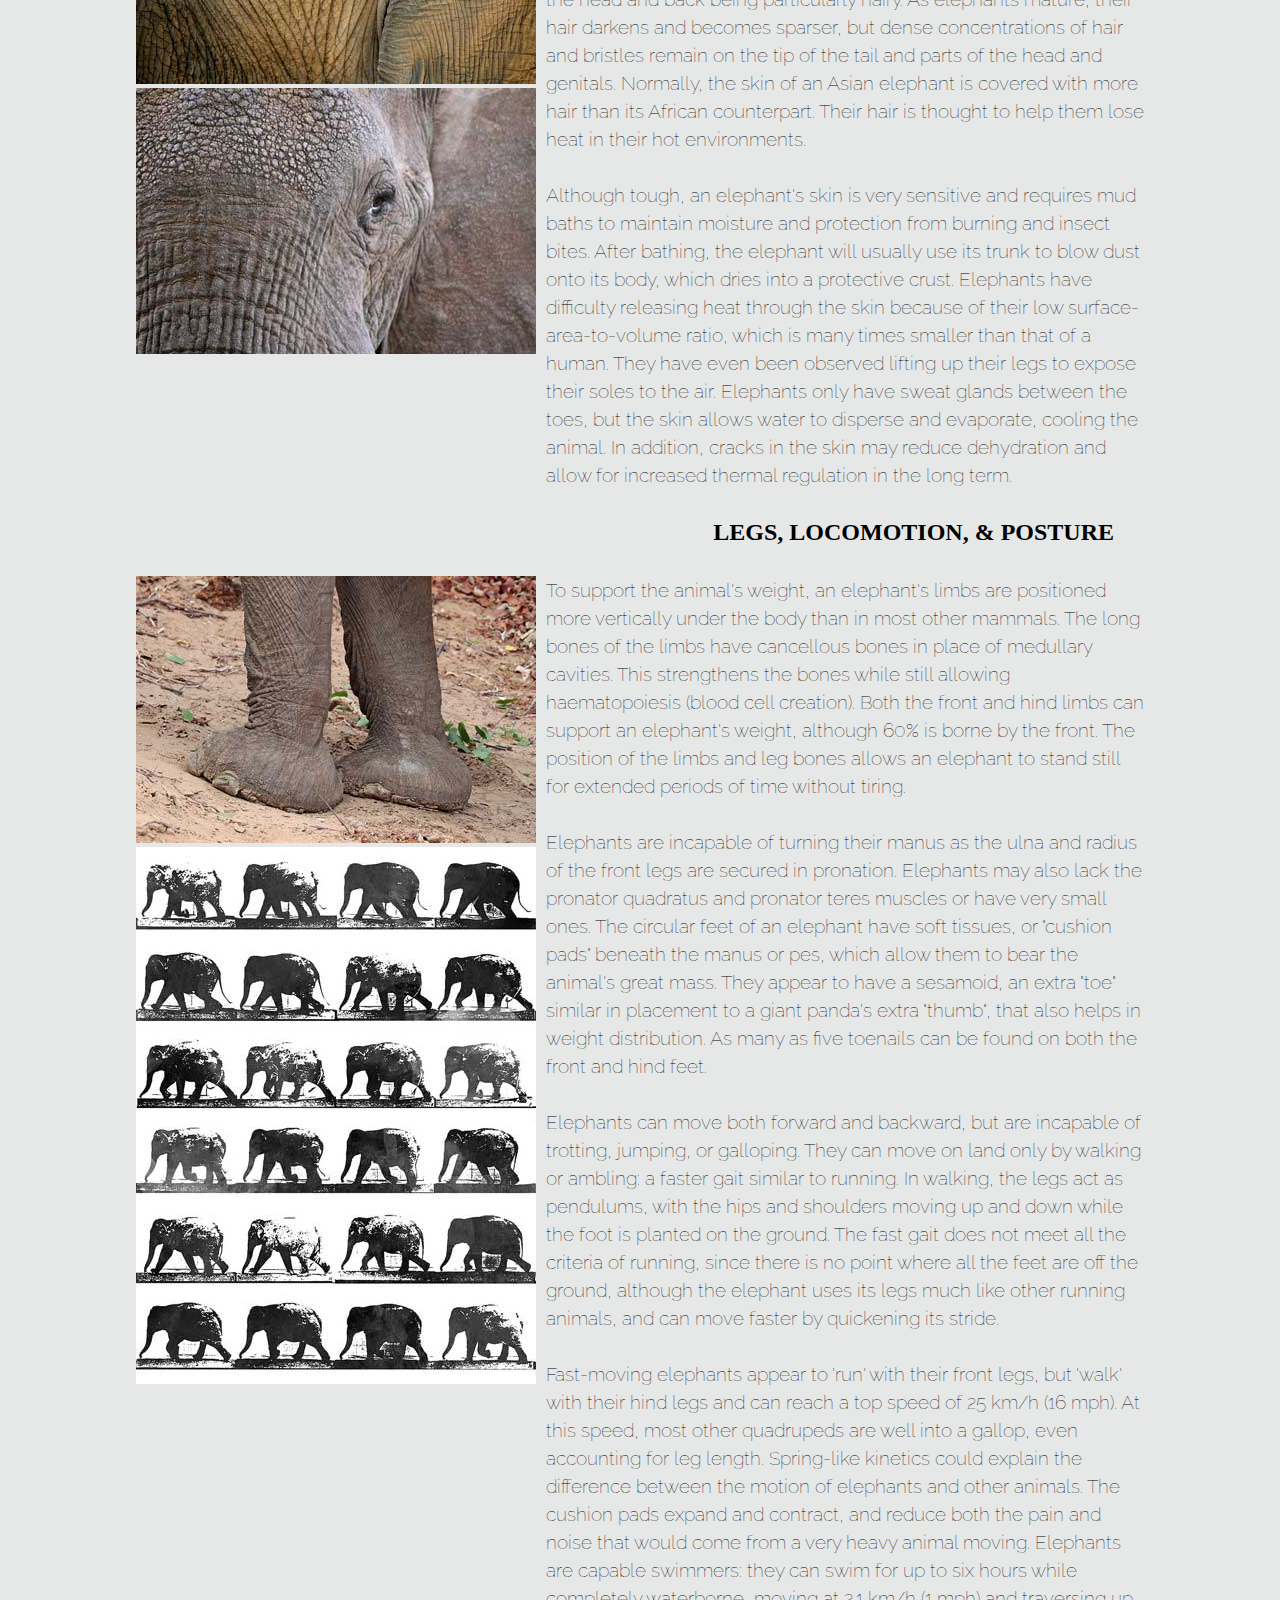
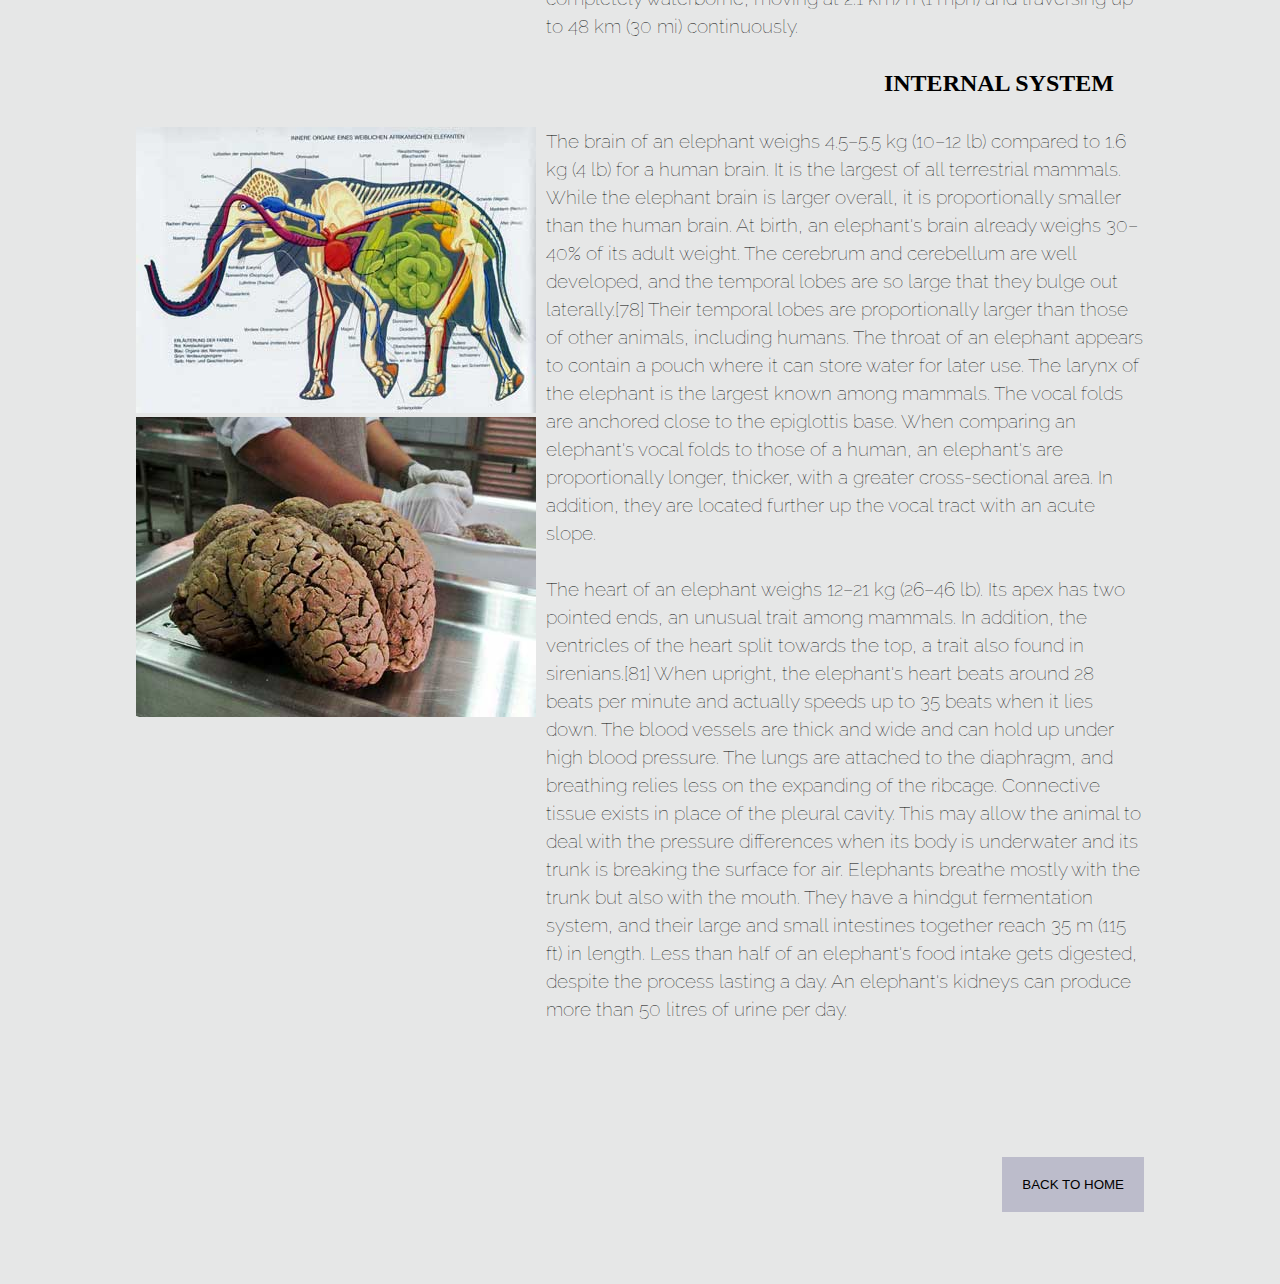
<file: wikipage.html>
<!DOCTYPE html>
<html lang="en">

<head>
    <meta charset="UTF-8">
    <meta name="viewport" content="width=device-width, initial-scale=1.0">

    <link href="CSS/wikipage.css" rel="stylesheet">

    <!-- Fonts -->
    <link rel="preconnect" href="https://fonts.googleapis.com">
    <link rel="preconnect" href="https://fonts.gstatic.com" crossorigin>
    <link href="https://fonts.googleapis.com/css2?family=Raleway:ital,wght@0,100..900;1,100..900&display=swap"
        rel="stylesheet">
    <link rel="preconnect" href="https://fonts.googleapis.com">
    <link rel="preconnect" href="https://fonts.gstatic.com" crossorigin>
    <link
        href="https://fonts.googleapis.com/css2?family=Anton+SC&family=Raleway:ital,wght@0,100..900;1,100..900&display=swap"
        rel="stylesheet">
    <link rel="preconnect" href="https://fonts.googleapis.com">
    <link rel="preconnect" href="https://fonts.gstatic.com" crossorigin>
    <link
        href="https://fonts.googleapis.com/css2?family=Merriweather:ital,wght@0,300;0,400;0,700;0,900;1,300;1,400;1,700;1,900&display=swap"
        rel="stylesheet">

        <script src="JS/index.js" defer></script> 
    <title>Elephants</title>
</head>

<h1>Elephants</h1>

<nav class="sr-only">
    <h2 class="sr-only"> main nav</h2>
    <ul>
        <li><a href="#background">Background</a></li>
        <li><a href="#etymology">Etymology</a></li>
        <li><a href="#taxonomy">Taxonomy</a></li>
        <li><a href="#evolution">Evolution</a></li>
        <li><a href="#anatomy">Anatomy</a></li>
    </ul>
</nav>


<section id="background">
    <h2>Background</h2>
    <div class="back">
        <p>
            Elephants are the largest living land animals. Three living species are currently recognised: the African
            bush elephant (Loxodonta africana), the African forest elephant (L. cyclotis), and the Asian elephant
            (Elephas maximus). <br><br>
             
            They are the only surviving members of the family Elephantidae and the order Proboscidea; extinct
            relatives include mammoths and mastodons. Distinctive features of elephants include a long proboscis called
            a trunk, tusks, large ear flaps, pillar-like legs, and tough but sensitive grey skin. The trunk is
            prehensile, bringing food and water to the mouth and grasping objects. Tusks, which are derived from the incisor teeth,
            serve both as weapons and as tools for moving objects and digging. The large ear flaps assist in maintaining
            a constant body temperature as well as in communication. African elephants have larger ears and concave
            backs, whereas Asian elephants have smaller ears and convex or level backs. <br><br>

            Elephants are scattered throughout sub-Saharan Africa, South Asia, and Southeast Asia and are found in
            different habitats, including savannahs, forests, deserts, and marshes. They are herbivorous, and they stay
            near water when it is accessible.<br><br>

            They are considered to be keystone species, due to their impact on their
            environments. Elephants have a fission–fusion society, in which multiple family groups come together to
            socialise. <br><br>

            Females (cows) tend to live in family groups, which can consist of one female with her calves or several
            related females with offspring. The leader of a female group, usually the oldest cow, is known as the matriarch.
            Males (bulls) leave their family groups when they reach puberty and may live alone or with other males.
            Adult bulls mostly interact with family groups when looking for a mate. They enter a state of increased
            testosterone and aggression known as musth, which helps them gain dominance over other males as well as
            reproductive success. Calves are the centre of attention in their family groups and rely on their mothers
            for as long as three years. <br><br>

            Elephants can live up to 70 years in the wild. They communicate by touch, sight, smell, and sound;
            elephants use infrasound and seismic communication over long distances. Elephant intelligence has been
            compared with that of primates and cetaceans. They appear to have self-awareness, and possibly show concern for dying and
            dead individuals of their kind.<br><br>
             
            African bush elephants and Asian elephants are listed as endangered and African forest elephants as critically endangered by the 
            International Union for Conservation of Nature (IUCN). One of the biggest threats to elephant populations is the ivory trade, as the animals are poached for their ivory tusks. Other
            threats to wild elephants include habitat destruction and conflicts with local people. 
            
            Elephants are used as working animals
            in Asia. In the past, they were used in war; today, they are often controversially put on display in zoos,
            or employed for entertainment in circuses. Elephants have an iconic status in human culture and have been
            widely featured in art, folklore, religion, literature, and popular culture.
            <br><br>
            <br><br>
        </p>

        <div class="typesImg">
            <img src="IMAGES/Wiki/African_Bush_Elephant400x600.png" alt="African Bush Elephant">
            <img src="IMAGES/Wiki/africanforrest400x267.png" alt="African Forest Elephant">
            <img src="IMAGES/Wiki/asian.jpg" alt="Baby Asian Elephant">
            <img src="IMAGES/Wiki/map400x197.png" alt="map of where elephants are located">
            

        </div>
    </div>
</section>


<section id="etymology">
    <h2>Etymology</h2>
    <div class="etym">
    <p>
        The word elephant is derived from the Latin word elephas (genitive elephantis) 'elephant', which is the
        Latinised form of the ancient Greek ἐλέφας (elephas) (genitive ἐλέφαντος (elephantos)), probably from a
        non-Indo-European language, likely Phoenician. <br> <br> 
        
        It is attested in Mycenaean Greek as e-re-pa (genitive
        e-re-pa-to) in Linear B syllabic script.As in Mycenaean Greek, Homer used the Greek word to mean
        ivory, but after the time of Herodotus, it also referred to the animal. The word elephant appears in Middle
        English as olyfaunt (c.1300) and was borrowed from Old French oliphant (12th century).
    </p>
    <div class="etymIMG">
        <img src="IMAGES/Wiki/elephant400x300.png" alt="baby and mom elephant">
        <!-- <img src="IMAGES/baby300x453.png" alt="baby elephant with 3 larger elephants">
        <img src="IMAGES/three-elephants-in-grass300x450.png" alt="3 elephants in grass"> -->
    </div>
    </div>
</section>

<section id="taxonomy">
    <h2>Taxonomy</h2>
    <div class="tax">
        <p>
            Elephants belong to the family Elephantidae, the sole remaining family within the order Proboscidea. Their
            closest extant relatives are the sirenians (dugongs and manatees) and the hyraxes, with which they share the
            clade Paenungulata within the superorder Afrotheria. Elephants and sirenians are further grouped in the
            clade Tethytheria.Three species of living elephants are recognised; the African bush elephant (Loxodonta
            africana), forest elephant (Loxodonta cyclotis), and Asian elephant (Elephas maximus). African elephants
            were traditionally considered a single species, Loxodonta africana, but molecular studies have affirmed their status as
            separate species.Mammoths (Mammuthus) are nested within living elephants as they are more closely
            related to Asian elephants than to African elephants. Another extinct genus of elephant, Palaeoloxodon,
            is also recognised, which appears to have close affinities with African elephants and to have hybridised with
            African forest elephants.
        </p>
        <img src="IMAGES/Wiki/Sirenia200x200.png" alt="sirenia">
        <img src="IMAGES/Wiki/Hyrax230x200.png" alt="Hyraxes">
    </div>
</section>

<section id="evolution">
    <h2>Evolution</h2>
<div class="evo">
    <p>
        Over 180 extinct members of order Proboscidea have been described. The earliest proboscideans, the African
        Eritherium and Phosphatherium are known from the late Paleocene. The Eocene included Numidotherium,
        Moeritherium, and Barytherium from Africa. These animals were relatively small and, some, like Moeritherium and Barytherium were probably 
        amphibious. Later on, genera such as Phiomia and Palaeomastodon arose; the latter likely inhabited more forested areas. Proboscidean 
        diversification changed little during the Oligocene. <br> <br>

        One notable species of this epoch was Eritreum melakeghebrekristosi of the Horn of Africa, which may have been
        an ancestor to several later species. A major event in proboscidean evolution was the collision of Afro-Arabia
        with Eurasia, during the Early Miocene, around 18–19 million years ago, allowing proboscideans to disperse from their African homeland across
        Eurasia and later, around 16–15 million years ago into North America across the Bering Land Bridge. <br> <br>

        Proboscidean groups prominent during the Miocene include the deinotheres, along with the more advanced elephantimorphs, including mammutids 
        (mastodons), gomphotheres, amebelodontids (which includes the "shovel tuskers" like Platybelodon), choerolophodontids and stegodontids. 
        Around 10 million years ago, the earliest members of the family Elephantidae emerged in Africa, having originated from gomphotheres.
        Elephantids are distinguished from earlier proboscideans by a major shift in the molar morphology to parallel lophs rather than the cusps of earlier
        proboscideans, allowing them to become higher-crowned (hypsodont) and more efficient in consuming grass. <br> <br>

        The Late Miocene saw major climactic changes, which resulted in the decline and extinction of many proboscidean
        groups.
        The earliest members of the modern genera of Elephantidae appeared during the latest Miocene–early Pliocene
        around 5 million years ago. The elephantid
        genera Elephas (which includes the living Asian elephant) and Mammuthus (mammoths) migrated out of Africa during
        the late Pliocene, around 3.6 to 3.2 million years ago. Over the course of the Early Pleistocene, all
        non-elephantid probobscidean genera outside of the
        Americas became extinct with the exception of Stegodon, with gomphotheres dispersing into South America as part
        of the Great American interchange, and
        mammoths migrating into North America around 1.5 million years ago. At the end of the Early Pleistocene,
        around 800,000 years ago the elephantid genus
        Palaeoloxodon dispersed outside of Africa, becoming widely distributed in Eurasia. Proboscideans were
        represented by around 23 species at the beginning of the Late Pleistocene. <br> <br>

        Proboscideans underwent a dramatic decline during the Late Pleistocene as part of the Late Pleistocene
        extinctions
        of most large mammals globally, with all remaining non-elephantid proboscideans (including Stegodon, mastodons,
        and the American gomphotheres Cuvieronius
        and Notiomastodon) and Palaeoloxodon becoming extinct, with mammoths only surviving in relict populations on
        islands around the Bering Strait into the
        Holocene, with their latest survival being on Wrangel Island, where they persisted until around 4,000 years ago.
        <br> <br>

        Over the course of their evolution, probobscideans grew in size. With that came longer limbs and wider feet with
        a more digitigrade stance, along with a
        larger head and shorter neck. The trunk evolved and grew longer to provide reach. The number of premolars,
        incisors, and canines decreased, and the cheek
        teeth (molars and premolars) became longer and more specialised. The incisors developed into tusks of different
        shapes and sizes. Several species
        of proboscideans became isolated on islands and experienced insular dwarfism, some dramatically reducing in body
        size, such as the 1 m (3 ft 3 in)
        tall dwarf elephant species Palaeoloxodon falconeri.
    </p>
    <div class="evolutionImg"> 
        <img src="IMAGES/Wiki/drawing.jpg" alt="drawing of elephant">
        <img src="IMAGES/Wiki/evolution.jpg" alt="evolution tree for elephant">
        <img src="IMAGES/Wiki/evo.jpg" alt="evolution drawings ">
    </div>
</div> 
</section>

<section id="anatomy">
    <h2>Anatomy</h2>
    <div class="skeleton"> 
        <p>
            Elephants are the largest living terrestrial animals. Some species of the extinct elephant genus
            Palaeoloxodon considerably exceeded modern elephants in size making them among the largest land mammals
            ever. The skeleton is made up of 326–351 bones. The vertebrae are connected by tight joints, which limit the
            backbone's flexibility. African elephants have 21 pairs of ribs, while Asian elephants have 19 or 20 pairs. The
            skull contains air cavities (sinuses) that reduce the weight of the skull while maintaining overall strength.
            These cavities give the inside of the skull a honeycomb-like appearance. By contrast, the lower jaw is dense.
            The cranium is particularly large and provides enough room for the attachment of muscles to support the entire
            head. The skull is built to withstand great stress, particularly when fighting or using the tusks. The
            brain is surrounded by arches in the skull, which serve as protection. Because of the size of the head, the
            neck is relatively short to provide better support. Elephants are homeotherms and maintain their average
            body temperature at ~ 36 °C (97 °F), with a minimum of 35.2 °C (95.4 °F) during the cool season, and a maximum of
            38.0 °C (100.4 °F) during the hot dry season.
        </p>
        <div class="antIMG"> 
        <img src="IMAGES/Wiki/skeleton.png" alt="elephant skeleton">
        </div> 
    </div>


    <h3> EARS & EYES </h3>
    <div class="ears">
        <img src="IMAGES/Wiki/ears400x266.png" alt="elephant ears">
        <p>
            Elephant ear flaps, or pinnae, are 1–2 mm (0.039–0.079 in) thick in the middle with a thinner tip and
            supported by a thicker base. They contain numerous blood vessels called capillaries. Warm blood flows into
            the capillaries, releasing excess heat into the environment. This effect is increased by flapping the ears
            back and forth. Larger ear surfaces contain more capillaries, and more heat can be released. Of all the
            elephants, African bush elephants live in the hottest climates and have the largest ear flaps. The
            ossicles are adapted for hearing low frequencies, being most sensitive at 1 kHz.

            Lacking a lacrimal apparatus (tear duct), the eye relies on the harderian gland in the orbit to keep it
            moist. A durable nictitating membrane shields the globe. The animal's field of vision is compromised by the
            location and limited mobility of the eyes. Elephants are dichromats and they can see well in dim
            light but not in bright light.
        </p>

    </div>

    <h3> TRUNK</h3>
    <div class="trunk">
        <div class="TrunkImg">
            <img src="IMAGES/Wiki/trunk.jpg" alt="elephant trunk close up green background">
            <img src="IMAGES/Wiki/trunk400x267.png" alt="elephant trunk">
            <img src="IMAGES/Wiki/trunk4-400x305.png" alt="elephant trunk laying on the ground">
            <img src="IMAGES/Wiki/trunk3-400x282.png" alt="elephant trunk spraying water">
            <img src="IMAGES/Wiki/trunk2-400x267.png" alt="elephant trunk close up">
            
        </div>
        <p>
            The elongated and prehensile trunk, or proboscis, consists of both the nose and upper lip, which fuse in
            early fetal development.
            This versatile appendage contains up to 150,000 separate muscle fascicles, with no bone and little fat.
            These paired muscles consist
            of two major types: superficial (surface) and internal. The former are divided into dorsal, ventral, and
            lateral muscles, while the
            latter are divided into transverse and radiating muscles. The muscles of the trunk connect to a bony opening
            in the skull. The nasal
            septum consists of small elastic muscles between the nostrils, which are divided by cartilage at the base. A
            unique proboscis
            nerve – a combination of the maxillary and facial nerves – lines each side of the appendage. <br><br>

            As a muscular hydrostat, the trunk moves through finely controlled muscle contractions, working both with
            and against each other.
            Using three basic movements: bending, twisting, and longitudinal stretching or retracting, the trunk has
            near unlimited flexibility.
            Objects grasped by the end of the trunk can be moved to the mouth by curving the appendage inward. The trunk
            can also bend at different
            points by creating stiffened "pseudo-joints". The tip can be moved in a way similar to the human hand. The
            skin is more elastic on
            the dorsal side of the elephant trunk than underneath; allowing the animal to stretch and coil while
            maintaining a strong grasp.
            The African elephants have two finger-like extensions at the tip of the trunk that allow them to pluck small
            food. The Asian elephant
            has only one and relies more on wrapping around a food item. Asian elephant trunks have better motor
            coordination. <br><br>

            The trunk's extreme flexibility allows it to forage and wrestle other elephants with it. It is powerful
            enough to lift up to 350 kg (770 lb),
            but it also has the precision to crack a peanut shell without breaking the seed. With its trunk, an elephant
            can reach items up to 7 m (23 ft)
            high and dig for water in the mud or sand below. It also uses it to clean itself. Individuals may show
            lateral preference when grasping with
            their trunks: some prefer to twist them to the left, others to the right.[46] Elephant trunks are capable of
            powerful siphoning. They can expand
            their nostrils by 30%, leading to a 64% greater nasal volume, and can breathe in almost 30 times faster than
            a human sneeze, at
            over 150 m/s (490 ft/s). They suck up water, which is squirted into the mouth or over the body. The trunk of
            an adult Asian elephant
            is capable of retaining 8.5 L (2.2 US gal) of water. They will also sprinkle dust or grass on themselves.
            When underwater, the elephant uses
            its trunk as a snorkel.<br><br>

            The trunk also acts as a sense organ. Its sense of smell may be four times greater than a bloodhound's nose.
            The infraorbital nerve,
            which makes the trunk sensitive to touch, is thicker than both the optic and auditory nerves. Whiskers grow
            all along the trunk, and are
            particularly packed at the tip, where they contribute to its tactile sensitivity. Unlike those of many
            mammals, such as cats and rats, elephant
            whiskers do not move independently ("whisk") to sense the environment; the trunk itself must move to bring
            the whiskers into contact with nearby
            objects. Whiskers grow in rows along each side on the ventral surface of the trunk, which is thought to be
            essential in helping elephants balance
            objects there, whereas they are more evenly arranged on the dorsal surface. The number and patterns of
            whiskers are distinctly different between
            species.<br><br>

            Damaging the trunk would be detrimental to an elephant's survival, although in rare cases, individuals have
            survived with shortened ones.
            One trunkless elephant has been observed to graze using its lips with its hind legs in the air and balancing
            on its front knees. Floppy
            trunk syndrome is a condition of trunk paralysis recorded in African bush elephants and involves the
            degeneration of the peripheral nerves
            and muscles. The disorder has been linked to lead poisoning.
        </p>
    </div>

    <h3> TEETH</h3>
    <div class="teeth">
        <img src="IMAGES/Wiki/teeth.jpg" alt="elephant tooth">
        <p>
            Elephants usually have 26 teeth: the incisors, known as the tusks; 12 deciduous premolars; and 12 molars.
            Unlike most mammals, teeth are not replaced by new ones emerging from the jaws vertically. Instead, new
            teeth start at the back of the mouth and push out the old ones. The first chewing tooth on each side of the
            jaw falls out when the elephant is two to three years old. This is followed by four more tooth replacements
            at the ages of four to six, 9–15, 18–28, and finally in their early 40s. The final (usually sixth) set must
            last the elephant the rest of its life. Elephant teeth have loop-shaped dental ridges, which are more
            diamond-shaped in African elephants.
        </p>
    </div>

    <h3> TUSKS</h3>
    <div class="tusk">
        <img src="IMAGES/Wiki/tusk.jpg" alt="elephant tusks">
        <p>
            The tusks of an elephant are modified second incisors in the upper jaw. They replace deciduous milk teeth at
            6–12 months of age and keep growing at about 17 cm (7 in) a year. As the tusk develops, it is topped with
            smooth, cone-shaped enamel that eventually wanes. The dentine is known as ivory and has a cross-section of
            intersecting lines, known as "engine turning", which create diamond-shaped patterns. Being living tissue,
            tusks are fairly soft and about as dense as the mineral calcite. The tusk protrudes from a socket in the
            skull, and most of it is external. At least one-third of the tusk contains the pulp, and some have nerves
            that stretch even further. Thus, it would be difficult to remove it without harming the animal. When
            removed, ivory will dry up and crack if not kept cool and wet. Tusks function in digging, debarking,
            marking, moving objects, and fighting.<br><br>

            Elephants are usually right- or left-tusked, similar to humans, who are typically right- or left-handed. The
            dominant, or "master" tusk, is typically more worn down, as it is shorter and blunter. For African
            elephants, tusks are present in both males and females and are around the same length in both sexes,
            reaching up to 300 cm (9 ft 10 in), but those of males tend to be more massive. In the Asian
            species, only the males have large tusks. Female Asians have very small tusks, or none at all. Tuskless
            males exist and are particularly common among Sri Lankan elephants. Asian males can have tusks as long
            as Africans', but they are usually slimmer and lighter; the largest recorded was 302 cm (9 ft 11 in) long
            and weighed 39 kg (86 lb). Hunting for elephant ivory in Africa and Asia has resulted in an
            effective selection pressure for shorter tusks and tusklessness.
        </p>
    </div>

    <h3> SKIN</h3>
    <div class="skin">
        <div>
            <img src="IMAGES/Wiki/skin.jpg" alt="elephant skin close up">
            <img src="IMAGES/Wiki/skinEye.jpg" alt="elephant skin close up on eye">
        </div>
        <p>
            An elephant's skin is generally very tough, at 2.5 cm (1 in) thick on the back and parts of the head. The
            skin around the mouth, anus, and inside of the ear is considerably thinner. Elephants are typically grey,
            but African elephants look brown or reddish after rolling in coloured mud. Asian elephants have some patches
            of depigmentation, particularly on the head. Calves have brownish or reddish hair, with the head and back
            being particularly hairy. As elephants mature, their hair darkens and becomes sparser, but dense
            concentrations of hair and bristles remain on the tip of the tail and parts of the head and genitals.
            Normally, the skin of an Asian elephant is covered with more hair than its African counterpart. Their
            hair is thought to help them lose heat in their hot environments. <br><br>

            Although tough, an elephant's skin is very sensitive and requires mud baths to maintain moisture and
            protection from burning and insect bites. After bathing, the elephant will usually use its trunk to blow
            dust onto its body, which dries into a protective crust. Elephants have difficulty releasing heat through
            the skin because of their low surface-area-to-volume ratio, which is many times smaller than that of a
            human. They have even been observed lifting up their legs to expose their soles to the air. Elephants
            only have sweat glands between the toes, but the skin allows water to disperse and evaporate, cooling
            the animal. In addition, cracks in the skin may reduce dehydration and allow for increased thermal
            regulation in the long term.
        </p>
    </div>


    <h3>LEGS, LOCOMOTION, & POSTURE</h3>
    <div class="locomotion">
        <div>
            <img src="IMAGES/Wiki/feet.jpg" alt="elephant feetclose up">
            <img src="IMAGES/Wiki/locomotion.jpg" alt="elephant locomotion">
        </div>
        <p>
            To support the animal's weight, an elephant's limbs are positioned more vertically under the body than in
            most other mammals. The long bones of the limbs have cancellous bones in place of medullary cavities. This
            strengthens the bones while still allowing haematopoiesis (blood cell creation). Both the front and hind
            limbs can support an elephant's weight, although 60% is borne by the front. The position of the limbs
            and leg bones allows an elephant to stand still for extended periods of time without tiring. <br> <br>

            Elephants are incapable of turning their manus as the ulna and radius of the front legs are secured in
            pronation. Elephants may also lack the pronator quadratus and pronator teres muscles or have very small ones. The
            circular feet of an elephant have soft tissues, or "cushion pads" beneath the manus or pes, which allow them
            to bear the animal's great mass. They appear to have a sesamoid, an extra "toe" similar in placement to
            a giant panda's extra "thumb", that also helps in weight distribution. As many as five toenails can be
            found on both the front and hind feet. <br><br>

            Elephants can move both forward and backward, but are incapable of trotting, jumping, or galloping. They can
            move on land only by walking or ambling: a faster gait similar to running. In walking, the legs act
            as pendulums, with the hips and shoulders moving up and down while the foot is planted on the ground. The
            fast gait does not meet all the criteria of running, since there is no point where all the feet are off the
            ground, although the elephant uses its legs much like other running animals, and can move faster by
            quickening its stride. <br><br>

            Fast-moving elephants appear to 'run' with their front legs, but 'walk' with their
            hind legs and can reach a top speed of 25 km/h (16 mph). At this speed, most other quadrupeds are well into
            a gallop, even accounting for leg length. Spring-like kinetics could explain the difference between the
            motion of elephants and other animals. The cushion pads expand and contract, and reduce both the
            pain and noise that would come from a very heavy animal moving. Elephants are capable swimmers: they can
            swim for up to six hours while completely waterborne, moving at 2.1 km/h (1 mph) and traversing up to 48 km
            (30 mi) continuously.
        </p>
    </div>

    <h3>INTERNAL SYSTEM</h3>
    <div class="internal">
        <div>
            <img src="IMAGES/Wiki/inside.jpg" alt="internal diagram of elephant">
            <img src="IMAGES/Wiki/brain.jpg" alt="elephant brain">
        </div>
        <p>
            The brain of an elephant weighs 4.5–5.5 kg (10–12 lb) compared to 1.6 kg (4 lb) for a human brain. It is the
            largest of all
            terrestrial mammals. While the elephant brain is larger overall, it is proportionally smaller than the human
            brain. At birth,
            an elephant's brain already weighs 30–40% of its adult weight. The cerebrum and cerebellum are well
            developed, and the temporal
            lobes are so large that they bulge out laterally.[78] Their temporal lobes are proportionally larger than
            those of other animals,
            including humans. The throat of an elephant appears to contain a pouch where it can store water for later
            use. The larynx
            of the elephant is the largest known among mammals. The vocal folds are anchored close to the epiglottis
            base. When comparing an
            elephant's vocal folds to those of a human, an elephant's are proportionally longer, thicker, with a greater
            cross-sectional area.
            In addition, they are located further up the vocal tract with an acute slope. <br> <br>

            The heart of an elephant weighs 12–21 kg (26–46 lb). Its apex has two pointed ends, an unusual trait among
            mammals. In addition, the
            ventricles of the heart split towards the top, a trait also found in sirenians.[81] When upright, the
            elephant's heart beats around
            28 beats per minute and actually speeds up to 35 beats when it lies down. The blood vessels are thick and
            wide and can hold up
            under high blood pressure. The lungs are attached to the diaphragm, and breathing relies less on the
            expanding of the ribcage.
            Connective tissue exists in place of the pleural cavity. This may allow the animal to deal with the pressure
            differences when its
            body is underwater and its trunk is breaking the surface for air. Elephants breathe mostly with the trunk
            but also with the mouth.
            They have a hindgut fermentation system, and their large and small intestines together reach 35 m (115 ft)
            in length. Less than half of an
            elephant's food intake gets digested, despite the process lasting a day. An elephant's kidneys can produce
            more than 50 litres of urine per day.

        </p>
    </div>

</section>

<button id="back">BACK TO HOME</button> 


    </body>

</html>
</file>
<file: CSS/index.css>
.sr-only {
    border: 0;
    clip: rect(0, 0, 0, 0);
    height: 1px;
    margin: -1px;
    overflow: hidden;
    padding: 0;
    position: absolute;
    white-space: nowrap;
    width: 1px;
    color: black;
}
.skip-navigation {
position: absolute;
  left: -10000px;
  top: auto;
  width: 1px;
  height: 1px;
  overflow: hidden;
}
.skip:focus {
    position: static;
    width: auto;
    height: auto;
  }

@media(min-width:1200px) {
    html {
        
        height: 100%;
        width: 80%;
        margin: 0 auto;
    }

    nav {
        padding: 8px;
        display: flex;
        justify-content: space-evenly;
        position: sticky;
        top: 0;
        background-color: #017F4D;
    }

    nav ul {
        margin: 0;
        padding: 0;
        list-style: none;
        display: flex;
    }

    nav a {
        color: rgb(255, 255, 255);
        text-decoration: none;
        padding: .2em .5em;
        margin: 0 20pt;
        text-align: left;
    }

    nav ul li a:hover {
        color: black;
        border-bottom: 2px solid #00E092;
        transition: color 0.3s, border-bottom 0.3s;
    }

    h1 {
        text-align: right;
        font-size: 40pt;
        color: #017F4D;
        margin-right: 20pt;
        font-family: "Ribeye", serif;
        font-weight: 400;
        font-style: normal;
    }





    #MainContent {
        background-color: rgb(99, 122, 113);
        padding: 30px;
        margin-top: 10px;
        display: grid;
        grid-template-columns: 1fr 1fr;
        gap:20px; 
        
    }

    .one{
        background-color: #b7ffe3;
        border-radius: 10pt;

    }
    .one p {
        margin-top: 45px;
        margin-left: 20px; 
        margin-right: 15px;
        font-size: 12pt;
        font-family: "Onest", sans-serif;
        font-optical-sizing: auto;
        font-style: normal;
        line-height: 1.7em;
        color: rgb(0, 0, 0);
    }

    .one h2 {
        margin: 18pt;
        font-size: 25pt;
        font-family: "Notable", sans-serif;
        font-weight: 400;
        font-style: normal;
        color: rgb(5, 5, 5);
    }
    
    .two{
        background-color: #b7ffe3;
        text-align: center;
        border-radius: 10pt;
    }

    .two img{
        width: 400px;
        padding: 10px;
    }

footer{
    text-align: center;
    margin-top: 50pt;
}


   
}


@media(max-width:1200px) {
    html {
        
        height: 100%;
        width: 90%;
        margin: 0 auto;
    }

    nav {
        padding: 8px;
        display: flex;
        justify-content: space-evenly;
        position: sticky;
        top: 0;
        background-color: #017F4D;
    }

    nav ul {
        margin: 0;
        padding: 0;
        list-style: none;
        display: flex;
    }

    nav a {
        color: rgb(255, 255, 255);
        text-decoration: none;
        padding: .2em .2em;
        margin: 0 8px;
        text-align: left;
        font-size: 10pt;
    }

    nav ul li a:hover {
        color: black;
        border-bottom: 2px solid #00E092;
        transition: color 0.3s, border-bottom 0.3s;
    }

    h1 {
        text-align: right;
        font-size: 24pt;
        color: #017F4D;
        margin-right: 20pt;
        font-family: "Ribeye", serif;
        font-weight: 400;
        font-style: normal;
    }





    #MainContent {
        background-color: rgb(99, 122, 113);
        padding: 10px;
        margin-top: 10px;
   
        
    }

    .one{
        background-color: #b7ffe3;
        border-radius: 10pt;

    }
    .one p {
        margin-top: 25px;
        padding: 10px; 
        font-size: 12pt;
        font-family: "Onest", sans-serif;
        font-optical-sizing: auto;
        font-style: normal;
        line-height: 1.7em;
        color: rgb(0, 0, 0);
    }

    .one h2 {
        margin: 18pt;
        font-size: 25pt;
        font-family: "Notable", sans-serif;
        font-weight: 400;
        font-style: normal;
        color: rgb(5, 5, 5);
    }
    
    .two{
        background-color: #b7ffe3;
        text-align: center;
        border-radius: 10pt;
    }

    .two img{
        width: 80%;
        padding: 10px;
    }

footer{
    text-align: center;
    margin-top: 50pt;
}
}
</file>
<file: CSS/Camping.css>
html{
    max-width: 1000px;
    margin-left: 8em; 
    margin-right: 8em;
    margin-bottom: 4em;  
    margin-top: 4em; 
    background-color: #99C5F0;
    margin: 40px auto;

}
h1{
    font-family: "Gravitas One", serif;
  font-weight: 400;
  font-style: normal;
  font-size: 35pt;
  color:  #ededed;
  text-align: center;


}

p{
    
    color: #1B365C;
    font-family: "Gowun Dodum", sans-serif;
  font-weight: 400;
  font-style: normal;
  font-size: 14pt;
    line-height: 1.5em;
    padding: 0 15px;
    text-align: justify;
    max-width: 800px;
    margin: 0 auto;
}

h2{
    text-align: center;
}

nav {
    background-color: grey; 
    position: sticky;
    top: 0;
    z-index: 1000;
    padding: 1em 0;
    box-shadow: 0 4px 6px rgba(0, 0, 0, 0.1);
}

nav ul {
    display: flex;
    justify-content: center;
    align-items: center;
    margin: 0;
    padding: 0;
    list-style: none;
}

nav ul li {
    margin: 0 1.5em;
}

nav ul li a {
    text-decoration: none;
    color: #ffffff;
    font-size: 14pt;

    font-weight: 400;
    display: flex;
    align-items: center;
}

nav ul li a span.material-icons {
    color: white;
}

nav ul li a:hover {
    color: #99C5F0;
    border-bottom: 2px solid #99C5F0;
    transition: color 0.3s, border-bottom 0.3s;
}



.sr-only {
    border: 0;
    clip: rect(0, 0, 0, 0);
    height: 1px;
    margin: -1px;
    overflow: hidden;
    padding: 0;
    position: absolute;
    white-space: nowrap;
    width: 1px;
}
.skip-link {
    color:#1B365C;
    font-weight: 700;
    position: absolute;
    padding: 4px;
    transform: translateY(-200%);
}

.skip-link:focus {
    transform: translateY(-100%);
}



section {
    padding: 20px;
    margin: 20px 0;
    background-color: #ededed;
    box-shadow: 0 4px 8px rgba(0, 0, 0, 0.1);
    border-radius: 10px;
}

img {
    display: block;
    margin: 20px auto;
    max-width: 100%;
    height: auto;
    border-radius: 10px;
}


table {
    width: 100%;
    max-width: 800px;
    margin: 0 auto;
    border-collapse: collapse;
    text-align: left;
    background-color: #fff;
    box-shadow: 0 4px 8px rgba(0, 0, 0, 0.1);
    border-radius: 10px;
}

thead {
    background-color: grey;
    color: white;
}

th, td {
    padding: 10px;
    border: 1px solid #ddd;
}

td img {
    max-width: 200px;
    height: auto;
    border-radius: 10px;
}
</file>
<file: CSS/Layout.css>
/* computer */
@media(min-width:860px) {
    .sr-only {
        border: 0;
        clip: rect(0, 0, 0, 0);
        height: 1px;
        margin: -1px;
        overflow: hidden;
        padding: 0;
        position: absolute;
        white-space: nowrap;
        width: 1px;
    }

h1 {
    color: rgb(59, 86, 58);
    font-size: 45pt;
    text-align: center;
    margin-bottom: 8px;

    font-family: "Notable", sans-serif;
    font-weight: 400;
    font-style: normal;

}

h2 {

    font-family: "Ribeye", serif;
    font-weight: 400;
    font-style: normal;
}

p{
    font-family: "Onest", sans-serif;
    font-optical-sizing: auto;
   font-size: 12pt;
    font-style: normal;

    line-height: 1.7em;
}

nav {
    padding: .8em;
    display: flex;
    justify-content: space-evenly;
    position: sticky;
    top: 0;
    background-color: rgb(59, 86, 58);
    margin-bottom: 10px;
}

nav ul {
    margin: 0;
    padding: 0;
    list-style: none;
    display: flex;
}

nav a {
    color: rgb(255, 255, 255);
    text-decoration: none;
    padding: .2em .5em;
    margin: 0 20pt;
    text-align: left;
    
}

nav ul li a:hover {
    color: #ffffff;
    border-bottom: 2px solid #ffffff;
    transition: color 0.3s, border-bottom 0.3s;
}

.MainContent {
    display: grid;
    grid-template-columns: 1fr 1fr 1fr;
    
}

div {
    padding-left: 30px;
    padding-right: 30px;
    border: 2px solid white;
    
}
#aside1{
    display: grid;
    grid-template-columns: 2fr 1fr;
    margin-left: 0pt;
    padding-left: 10pt;
    padding-right: 10pt;
    margin-bottom: 15pt;
    margin-top: 15pt;
    background-color: #d3e9de;
    
}
#aside2{
    text-align: center;
}
#senses {
    background-color: rgb(178, 200, 144);
}

#shell {
    background-color: rgb(102, 193, 114);
}

#diet {
    background-color: rgb(118, 162, 118);
}

#aside1 img{
    width: 580px;
    margin: 20px;
    
}

footer{
    margin-top: 20pt;
    text-align: center;
}
#back{
    background-color: #7ec3a0;
    border-radius: 4pt;
    border: none;
    padding: 8px;
    font-size: 8pt;
}
} 

/* phone */
@media(max-width:860px) {
    body{
        margin-left: 20pt;
        margin-right: 20pt;
    }
    .sr-only {
        border: 0;
        clip: rect(0, 0, 0, 0);
        height: 1px;
        margin: -1px;
        overflow: hidden;
        padding: 0;
        position: absolute;
        white-space: nowrap;
        width: 1px;
    }
    h1 {
        color: rgb(59, 86, 58);
        font-size: 35pt;
        text-align: center;
        margin-bottom: 8px;
    
        font-family: "Notable", sans-serif;
        font-weight: 400;
        font-style: normal;
    
    }
    
    h2 {
    
        font-family: "Ribeye", serif;
        font-weight: 400;
        font-style: normal;
    }
    
    p{
        font-family: "Onest", sans-serif;
        font-optical-sizing: auto;
       font-size: 10pt;
        font-style: normal;
    
        line-height: 1.6em;
    }
    
    nav {
        padding: .4em;
        display: flex;
        justify-content: space-evenly;
        position: sticky;
        top: 0;
        background-color: rgb(59, 86, 58);
        margin-bottom: 10px;
    }
    
    nav ul {
        margin: 0;
        padding: 0;
        list-style: none;
        display: flex;
    }
    
    nav a {
        color: rgb(255, 255, 255);
        text-decoration: none;
        padding: .2em .5em;
        padding: 8px;
        text-align: left;
        font-size: 8pt;
        
    }
    
    
    .MainContent {
        display: grid;
        grid-template-rows: 1fr 1fr 1fr;
        max-width: 200px;
    }
    
    div {
        padding: 8pt;
        border: 2px solid white;
        
    }
    #aside1{
        padding: 8pt;
        margin-bottom: 15pt;
        margin-top: 15pt;
        background-color: #d3e9de;
    }
    #aside2{
        text-align: center;
    }
    #senses {
        background-color: rgb(178, 200, 144);
    }
    
    #shell {
        background-color: rgb(102, 193, 114);
    }
    
    #diet {
        background-color: rgb(118, 162, 118);
    }

    #shell img{
        width: 250px;
    }
    
    #aside1 img{
        width: 250px;
        margin: 10px;
        
    }
    
    footer{
        margin-top: 20pt;
        text-align: center;
    }

    #back{
        background-color: #7ec3a0;
        border-radius: 4pt;
        border: none;
        padding: 6px;
        font-size: 8pt;
    }
    }
</file>
<file: CSS/Final.css>
.sr-only {
    border: 0;
    clip: rect(0, 0, 0, 0);
    height: 1px;
    margin: -1px;
    overflow: hidden;
    padding: 0;
    position: absolute;
    white-space: nowrap;
    width: 1px;
    color: black;
}
.skip-navigation {
    position: absolute;
    left: -10000px;
    top: auto;
    width: 1px;
    height: 1px;
    overflow: hidden;
    color: black;
}
.skip-navigation h2{
    color: black;
}
.skip:focus {
    position: static;
    width: auto;
    height: auto;
}

#home {
    text-align: right;
    margin-top: 10px;
}

h1 {
    font-family: "Ribeye", serif;
    font-weight: 400;
    font-style: normal;
}

h2 {
    font-family: "Notable", sans-serif;
    font-weight: 400;
    font-style: normal;
}


h4{
    font-family: "Ultra", serif;
    font-weight: 400;
    font-style: normal;
}

p {
    font-family: "Quicksand", sans-serif;
    font-optical-sizing: auto;
    font-style: normal;
}

ul{
    font-family: "Quicksand", sans-serif;
    font-optical-sizing: auto;
    font-style: normal;
}

li{
    list-style-type: none;
    line-height: 2em;
    text-align: left;
}

footer{
    text-align: center;
    margin-top: 50pt;
    padding: 20px;
}


@media(min-width:1200px) {
    html {
        height: 100%;
        width: 80%;
        margin: 0 auto;
    }

    nav {
        padding: 8px;
        display: flex;
        justify-content: space-evenly;
        position: sticky;
        top: 0;
        background-color: #017F4D;
        border-radius: 8px;
    }

    nav ul {
        margin: 0;
        padding: 0;
        list-style: none;
        display: flex;
    }

    nav a {
        color: rgb(255, 255, 255);
        text-decoration: none;
        padding: .2em .5em;
        margin: 0 20pt;
        text-align: left;
    }

    nav ul li a:hover {
        color: black;
        border-bottom: 2px solid #00E092;
        transition: color 0.3s, border-bottom 0.3s;
    }


    h1 {
        text-align: right;
        font-size: 40pt;
        color: #017F4D;
        margin-right: 20pt;
        
    }

    h2 {
        margin: 12pt;
        font-size: 20pt;
        color: rgb(255, 255, 255);
    }
    h3{
        color: rgb(255, 255, 255); 
        font-size: 16pt;
    }

    p {
        margin-top: 45pt;
        font-size: 12pt;
        line-height: 2.4em;
        color: #ffffff;
    }

    #MainContent{
         display: block;
        text-align: center;
        
        margin-top: 10pt; 
       
    }

    #about{
        background-color: #afcda0;
        padding: 20px;
        margin-top: 10px;
        margin-bottom: 10px;
        border-radius: 8px;
        
        
    }
    #about p{
        color:black; 
    }
    #about h2{
        color:black; 
    }

    #what{
        background-color: #656565;
        display: block;
        text-align: center;
        padding: 20pt;
        margin-top: 10pt; 
        border-radius: 8px;
    }


}

@media(max-width:1200px) {
    html {
        height: 100%;
        width: 90%;
        margin: 0 auto;
    }

    nav {
        padding: 8px;
        display: flex;
        justify-content: space-evenly;
        position: sticky;
        top: 0;
        background-color: #017F4D;
        border-radius: 8px;
    }

    nav ul {
        margin: 0;
        padding: 0;
        list-style: none;
        display: flex;
    }

    nav a {
        color: rgb(255, 255, 255);
        text-decoration: none;
        padding: .2em .5em;
        margin: 8px;
        text-align: left;
    }

    nav ul li a:hover {
        color: black;
        border-bottom: 2px solid #00E092;
        transition: color 0.3s, border-bottom 0.3s;
    }

    h1 {
        text-align: right;
        font-size: 25pt;
        color: #017F4D;
        margin-right: 20pt;
    }

    h2 {
        
        font-size: 16pt;
        color: rgb(255, 255, 255);
    }
    h3{
        color: rgb(166, 250, 160); 
        font-size: 14pt;
    }

    p {
        margin-top: 25pt;
        font-size: 11pt;
        line-height: 2.4em;
        color: #ffffff;
        text-align: left;
    }

    #MainContent{
        display: block;
       text-align: center;
       padding: 4pt;
       margin-top: 5pt; 
      
   }

   #about{
       background-color: #afcda0;
       padding: 10px;
       margin-top: 10px;
       margin-bottom: 10px;
       border-radius: 8px;
       
   }
   #about p{
       color:black; 
   }
   #about h2{
       color:black; 
   }

   #what{
       background-color: #656565;
       display: block;
       text-align: center;
       padding: 20pt;
       margin-top: 10pt; 
       border-radius: 8px;
   }

   img{
    width: 100%; 
    text-align: center;
   }

   
}
</file>
<file: CSS/How.css>
.sr-only {
    border: 0;
    clip: rect(0, 0, 0, 0);
    height: 1px;
    margin: -1px;
    overflow: hidden;
    padding: 0;
    position: absolute;
    white-space: nowrap;
    width: 1px;
    color: black;
}
.skip-navigation {
    position: absolute;
    left: -10000px;
    top: auto;
    width: 1px;
    height: 1px;
    overflow: hidden;
    color: black;
}
.skip-navigation h2{
    color: black;
}
.skip:focus {
    position: static;
    width: auto;
    height: auto;
}

#home {
    text-align: right;
    margin-top: 10px;
}

h1 {
    font-family: "Ribeye", serif;
    font-weight: 400;
    font-style: normal;
}

h2 {
    font-family: "Notable", sans-serif;
    font-weight: 400;
    font-style: normal;
}


h4{
    font-family: "Ultra", serif;
    font-weight: 400;
    font-style: normal;
}

p {
    font-family: "Quicksand", sans-serif;
    font-optical-sizing: auto;
    font-style: normal;
}

ul{
    font-family: "Quicksand", sans-serif;
    font-optical-sizing: auto;
    font-style: normal;
}

li{
    list-style-type: none;
    line-height: 2em;
    text-align: left;
}

footer{
    text-align: center;
    margin-top: 50pt;
    padding: 20px;
}


@media(min-width:1200px) {
    html {
        height: 100%;
        width: 80%;
        margin: 0 auto;
    }

    nav {
        padding: 8px;
        display: flex;
        justify-content: space-evenly;
        position: sticky;
        top: 0;
        background-color: #017F4D;
        border-radius: 8px;
    }

    nav ul {
        margin: 0;
        padding: 0;
        list-style: none;
        display: flex;
    }

    nav a {
        color: rgb(255, 255, 255);
        text-decoration: none;
        padding: .2em .5em;
        margin: 0 20pt;
        text-align: left;
    }

    nav ul li a:hover {
        color: black;
        border-bottom: 2px solid #00E092;
        transition: color 0.3s, border-bottom 0.3s;
    }



    h1 {
        text-align: right;
        font-size: 40pt;
        color: #017F4D;
        margin-right: 20pt;

    }

    h2 {
        margin: 12pt;
        font-size: 20pt;
        color: rgb(255, 255, 255);
    }

    h3 {
        text-align: left;
        font-size: 16pt;
    }

    p {
        font-size: 14pt;
        line-height: 1.7em;
        color: #000000;
        text-align: left;
        margin-left: 20px;

    }

    #Title {
        background-color: #656565;
        display: block;
        text-align: center;
        padding: 20pt;
        margin-top: 10pt;
        border-radius: 8px;

    }

    #goodDesign {
        background-color: #afcda0;
        padding: 20px;
        margin-top: 10px;
        margin-bottom: 10px;
        border-radius: 8px;

    }

    #Framework,
    #DesignThinking,
    #UsingThinking {
        background-color: #afcda0;
        padding: 20px;
        margin-top: 10px;
        margin-bottom: 10px;
        text-align: center;
        border-radius: 8px;
    }

    #gridA {
        display: grid;
        grid-template-columns: 1fr 1fr;
    }

    #gridB {
        display: grid;
        grid-template-columns: 1fr 1fr 1fr;
        gap: 8px;
    }

    img {
        padding: 15px;
    }

    #Color_Font{
        background-color: #afcda0;
        padding: 20px;
        margin-top: 10px;
        margin-bottom: 10px;
        display: grid;
        grid-template-columns: 1fr 1fr;
        border-radius: 8px;
    }
    .PARA{
        margin-top: 300pt;
        display: inline;
        margin-left: 30px;
    }

    #elements {
        display: grid;
        grid-template-columns: 1fr 1fr ;
        padding: 20px;
        background-color: #afcda0;
        border-radius: 8px;
    }
    #elements img{ 
        margin-left: 20pt;
        
    }

    .PARA li{
        font-size: 13pt;
    }


}


@media(max-width:1200px) {
    html {
        height: 100%;
        width: 90%;
        margin: 0 auto;
    }

    nav {
        padding: 8px;
        display: flex;
        justify-content: space-evenly;
        position: sticky;
        top: 0;
        background-color: #017F4D;
        border-radius: 8px;
    }

    nav ul {
        margin: 0;
        padding: 0;
        list-style: none;
        display: flex;
    }

    nav a {
        color: rgb(255, 255, 255);
        text-decoration: none;
        padding: .2em .5em;
        margin: 8px;
        text-align: left;
    }

    nav ul li a:hover {
        color: black;
        border-bottom: 2px solid #00E092;
        transition: color 0.3s, border-bottom 0.3s;
    }

    h1 {
        text-align: right;
        font-size: 25pt;
        color: #017F4D;
        margin-right: 20pt;
    }

    h2 {
       
        font-size: 16pt;
        color: rgb(255, 255, 255);
    }

    h3 {
        text-align: left;
        font-size: 14pt;
    }

    p {
        font-size: 11pt;
        line-height: 1.7em;
        color: #000000;
        text-align: left;
    }

    #Title {
        background-color: #656565;
        display: block;
        text-align: center;
        padding: 10pt;
        margin-top: 10pt;
        border-radius: 8px;
    }


    #goodDesign,
    #Color_Font {
        background-color: #afcda0;
        padding: 10px;
        margin-top: 8px;
        margin-bottom: 8px;
        border-radius: 8px;

    }

    #Framework,
    #DesignThinking,
    #UsingThinking {
        background-color: #afcda0;
        padding: 10px;
        margin-top: 10px;
        margin-bottom: 10px;
        text-align: center;
        border-radius: 8px;
    }

    #gridA img {
        width: 90%;

    }

    img {
        padding: 15px;
    }

    #Color_Font img {
        width: 90%;
    }

    #elements img{ 
        width: 90%;
        text-align: center;
        
    }
    #elements{
        background-color: #afcda0;
        padding: 10pt;
        border-radius: 8px;
    }


}
</file>
<file: CSS/What.css>
.sr-only {
    border: 0;
    clip: rect(0, 0, 0, 0);
    height: 1px;
    margin: -1px;
    overflow: hidden;
    padding: 0;
    position: absolute;
    white-space: nowrap;
    width: 1px;
    color: black;
}
.skip-navigation {
    position: absolute;
    left: -10000px;
    top: auto;
    width: 1px;
    height: 1px;
    overflow: hidden;
    color: black;
}
.skip-navigation h2{
    color: black;
}
.skip:focus {
    position: static;
    width: auto;
    height: auto;
}

#home {
    text-align: right;
    margin-top: 10px;
}

h1 {
    font-family: "Ribeye", serif;
    font-weight: 400;
    font-style: normal;
}

h2 {
    font-family: "Notable", sans-serif;
    font-weight: 400;
    font-style: normal;
}


h4{
    font-family: "Ultra", serif;
    font-weight: 400;
    font-style: normal;
}

p {
    font-family: "Quicksand", sans-serif;
    font-optical-sizing: auto;
    font-style: normal;
}

ul{
    font-family: "Quicksand", sans-serif;
    font-optical-sizing: auto;
    font-style: normal;
}

li{
    list-style-type: none;
    line-height: 2em;
    text-align: left;
}

footer{
    text-align: center;
    margin-top: 50pt;
    padding: 20px;
}

@media(min-width:1200px) {
    html {
        height: 100%;
        width: 80%;
        margin: 0 auto;
    }

    nav {
        padding: 8px;
        display: flex;
        justify-content: space-evenly;
        position: sticky;
        top: 0;
        background-color: #017F4D;
        border-radius: 8px;
    }

    nav ul {
        margin: 0;
        padding: 0;
        list-style: none;
        display: flex;
    }

    nav a {
        color: rgb(255, 255, 255);
        text-decoration: none;
        padding: .2em .5em;
        margin: 0 20pt;
        text-align: left;
    }

    nav ul li a:hover {
        color: black;
        border-bottom: 2px solid #00E092;
        transition: color 0.3s, border-bottom 0.3s;
    }


    h1 {
        text-align: right;
        font-size: 40pt;
        color: #017F4D;
        margin-right: 20pt;
        font-family: "Ribeye", serif;
        font-weight: 400;
        font-style: normal;
    }

    h2 {
        margin: 12pt;
        font-size: 20pt;
        color: rgb(255, 255, 255);
    }

    h3{
        text-align: left;
        font-size: 18pt;
    }

    p {
        font-size: 14pt;
        font-family: "Quicksand", sans-serif;
        font-optical-sizing: auto;
        font-style: normal;
        line-height: 1.7em;
        color: #000000;
        text-align: left;
        margin-left: 20px;
        
    }

    #Title{
        background-color: #656565;
        display: block;
        text-align: center;
        padding: 20pt;
        margin-top: 10pt; 
        border-radius: 8px;
       
    }

    #background p {
        text-align: center;
    }
    
    #principle1, #principle2, #principle3, #principle4, #principle5, #principle6, #principle7 {
        background-color: #afcda0;
        padding: 20px;
        margin-top: 10px;
        margin-bottom: 10px; 
        border-radius: 8px;
        

    }

    #gridP1, #gridP2, #gridP3, #gridP4, #gridP5, #gridP6, #gridP7 {
        display: grid;
        grid-template-columns: 1fr  1fr;
    }

    img{
        padding: 15px; 
    }
}


@media(max-width:1200px) {
    html {
        height: 100%;
        width: 90%;
        margin: 0 auto;
    }

    nav {
        padding: 8px;
        display: flex;
        justify-content: space-evenly;
        position: sticky;
        top: 0;
        background-color: #017F4D;
        border-radius: 8px;
    }

    nav ul {
        margin: 0;
        padding: 0;
        list-style: none;
        display: flex;
    }

    nav a {
        color: rgb(255, 255, 255);
        text-decoration: none;
        padding: .2em .5em;
        margin: 8px;
        text-align: left;
    }

    nav ul li a:hover {
        color: black;
        border-bottom: 2px solid #00E092;
        transition: color 0.3s, border-bottom 0.3s;
    }

    h1 {
        text-align: right;
        font-size: 25pt;
        color: #017F4D;
        margin-right: 20pt;
    }

    h2 {
        
        font-size: 16pt;
        /* font-family: "Notable", sans-serif;
        font-weight: 400;
        font-style: normal; */
        color: rgb(255, 255, 255);
    }

    h3{
        text-align: left;
        font-size: 14pt;
    }

    p {
        font-size: 11pt;
         line-height: 1.7em;
        color: #000000;
        text-align: left;
    }

    #Title{
        background-color: #656565;
        display: block;
        text-align: center;
        padding: 20pt;
        margin-top: 10pt; 
        border-radius: 8px;
       
    }

    #background p {
        text-align: center;
    }
    
    #principle1, #principle2, #principle3, #principle4, #principle5, #principle6, #principle7 {
        background-color: #afcda0;
        padding: 20px;
        margin-top: 10px;
        margin-bottom: 10px; 
        border-radius: 8px;

    }

    img{
        padding: 10px; 
        width: 250px;
    }
}
</file>
<file: CSS/why.css>
.sr-only {
    border: 0;
    clip: rect(0, 0, 0, 0);
    height: 1px;
    margin: -1px;
    overflow: hidden;
    padding: 0;
    position: absolute;
    white-space: nowrap;
    width: 1px;
    color: black;
}
.skip-navigation {
    position: absolute;
    left: -10000px;
    top: auto;
    width: 1px;
    height: 1px;
    overflow: hidden;
    color: black;
}
.skip-navigation h2{
    color: black;
}
.skip:focus {
    position: static;
    width: auto;
    height: auto;
}

#home {
    text-align: right;
    margin-top: 10px;
}

h1 {
    font-family: "Ribeye", serif;
    font-weight: 400;
    font-style: normal;
}

h2 {
    font-family: "Notable", sans-serif;
    font-weight: 400;
    font-style: normal;
}


h4{
    font-family: "Ultra", serif;
    font-weight: 400;
    font-style: normal;
}

p {
    font-family: "Quicksand", sans-serif;
    font-optical-sizing: auto;
    font-style: normal;
}

ul{
    font-family: "Quicksand", sans-serif;
    font-optical-sizing: auto;
    font-style: normal;
}

li{
    list-style-type: none;
    line-height: 2em;
    text-align: left;
}

footer{
    text-align: center;
    margin-top: 50pt;
    padding: 20px;
}

#barriers li{
    list-style-type: square;
    line-height: 2em;
}

#WCAG li{
    list-style-type: none;
    line-height: 2em;
}

@media(min-width:1200px) {
    html {
        height: 100%;
        width: 80%;
        margin: 0 auto;
    }

    nav {
        padding: 8px;
        display: flex;
        justify-content: space-evenly;
        position: sticky;
        top: 0;
        background-color: #017F4D;
        border-radius: 8px;
    }

    nav ul {
        margin: 0;
        padding: 0;
        list-style: none;
        display: flex;
    }

    nav a {
        color: rgb(255, 255, 255);
        text-decoration: none;
        padding: .2em .5em;
        margin: 0 20pt;
        text-align: left;
    }

    nav ul li a:hover {
        color: black;
        border-bottom: 2px solid #00E092;
        transition: color 0.3s, border-bottom 0.3s;
    }

    #Title h2{
        color: white;
    }

    #Title{
        border-radius: 8px;
    }

    h1 {
        text-align: right;
        font-size: 40pt;
        color: #017F4D;
        margin-right: 20pt;
       
    }

    h2 {
        margin: 12pt;
        font-size: 20pt;
        color: rgb(255, 255, 255);
    }

    h3 {
        text-align: left;
        font-size: 18pt;
    }

    h4 {
        text-align: center;
        padding: none;
        font-size: 14pt;

    }

    div {
        text-align: center;
        margin: 10pt;
        background-color: #afcda0;
    }

    div p{
        text-align: center;
        padding: 10px;
        margin-left:0pt;
    }

    p {
        font-size: 14pt;
        line-height: 1.7em;
        color: #000000;
        text-align: left;
        margin-left: 20px;

    }

    #Title {
        background-color: #656565;
        display: block;
        text-align: center;
        padding: 20pt;
        margin-top: 10pt;

    }

    #DisabilityStat {
        background-color: #afcda0;
        padding: 20px;
        margin-top: 10px;
        margin-bottom: 10px;
        border-radius: 8px;

    }

    #abilityGrid {
        display: grid;
        grid-template-columns: 1fr 1fr 1fr;
        grid-template-rows: 1fr 1fr;
        
    }

    div{
        border-radius: 8px;
    }

    img {
        padding: 2px;
    }

    #WCAG {
        background-color: #afcda0;
        padding: 20px;
        margin-top: 10px;
        margin-bottom: 10px;
        display: grid;
        border-radius: 8px;


    }
    #WCAG h2{
        color:#000000;
    }

    #WCAG p {
        font-size: 12pt;
    } 

    #barriers {
        background-color: #afcda0;
        padding: 20px;
        margin-top: 10px;
        margin-bottom: 10px;

        display: grid;
        grid-template-columns: 1fr 1fr;
        border-radius: 8px;
    }

    #barriers h2{
        color:#000000;
    }

    #barriers img {
        width: 300pt;
        margin-top: 30pt;
        
    }

    #readMore {
        text-align: center;
        text-decoration: none;
        font-size: 16pt;
        background-color: #afcda0;
        padding: 20px;
        margin-top: 10px;
        margin-bottom: 10px;
        border-radius: 8px;

    
    }
    #readMore h3 {
        text-align: center;
    }

}

@media(max-width:1200px) {
    html {
        height: 100%;
        width: 90%;
        margin: 0 auto;
    }

    nav {
        padding: 8px;
        display: flex;
        justify-content: space-evenly;
        position: sticky;
        top: 0;
        background-color: #017F4D;
        border-radius: 8px;
    }

    nav ul {
        margin: 0;
        padding: 0;
        list-style: none;
        display: flex;
    }

    nav a {
        color: rgb(255, 255, 255);
        text-decoration: none;
        padding: .2em .5em;
        margin: 8px;
        text-align: left;
    }

    nav ul li a:hover {
        color: black;
        border-bottom: 2px solid #00E092;
        transition: color 0.3s, border-bottom 0.3s;
    }

    h1 {
        text-align: right;
        font-size: 25pt;
        color: #017F4D;
        margin-right: 20pt;
    }

    #Title h2{
        color: white;
    }
    #Title{
        border-radius: 8px;
    }

    h2 {
        
        font-size: 16pt;
        color: rgb(0, 0, 0);
    }

    h3 {
        text-align: left;
        font-size: 14pt;
    }

    h4 {
        text-align: center;
        padding: none;
        font-size: 10pt;

    }

    div {
        text-align: center;
        margin: 4px;
        background-color: #afcda0;
        width: 80%;
        border-radius: 8px;
    }

    div p{
        text-align: center;
        padding: 10px;
        margin-left:0pt;
    }

    p {
        font-size: 11pt;
        line-height: 1.7em;
        color: #000000;
        text-align: left;
        margin-left: 20px;

    }

    #Title {
        background-color: #656565;
        display: block;
        text-align: center;
        padding: 20pt;
        margin-top: 10pt;
        border-radius: 8px;

    }

    #DisabilityStat {
        background-color: #afcda0;
        padding: 10px;
        margin-top: 10px;
        margin-bottom: 10px;
        border-radius: 8px;

    }

    #abilityGrid {
        display: grid;
        grid-template-columns: 1fr 1fr;
        grid-template-rows: 1fr 1fr;
        margin-left: -1pt;
        text-align: center;
        width: 110%;
        
    }

    div{
        border-radius: 8px;
    }

    #abilityGrid img{
        width: 80%; 
        border-radius: 8px;
        
    }

    #abilityGrid p{
        font-size: 10pt; 
    }


    img {
        padding: 8px;
        width: 30%;
    }

    #WCAG {
        background-color: #afcda0;
        padding: 20px;
        margin-top: 10px;
        margin-bottom: 10px;
        display: grid;
        border-radius: 8px;
    }

    #WCAG h2{
        color:#000000;
    }

    #WCAG p {
        font-size: 12pt;
    } 

    #barriers {
        background-color: #afcda0;
        padding: 20px;
        margin-top: 10px;
        margin-bottom: 10px;
        text-align: center;
        border-radius: 8px;
    } 

    #barriers img {
        width: 200pt;
        margin-top: 30pt;
    }

    #readMore {
        text-align: center;
        text-decoration: none;
        font-size: 16pt;
        background-color: #afcda0;
        padding: 20px;
        margin-top: 10px;
        margin-bottom: 10px;
        border-radius: 8px;
    }
    #readMore h3 {
        text-align: center;
    }

}
</file>
<file: CSS/wikipage.css>
html{
    margin-left: 8em; 
    margin-right: 8em;
    margin-bottom: 4em;  
    margin-top: 4em; 
    background-color: rgb(230, 231, 231);

}

.sr-only {
    border: 0;
    clip: rect(0, 0, 0, 0);
    height: 1px;
    margin: -1px;
    overflow: hidden;
    padding: 0;
    position: absolute;
    white-space: nowrap;
    width: 1px;
}

p{
    font-family: "Raleway", sans-serif;
    font-optical-sizing: auto;
    font-weight: 100;
    font-style: normal;
    margin-left: 15px;
    font-size: 14pt;
    line-height: 1.5em;
    margin:0; 
    padding-left: 10px;
    max-width: 65ch;
}

h1{
    font-family: "Anton SC", sans-serif;
    font-weight: 400;
    font-style: normal;
    font-size: 200px;
    margin-top: 0px;
    margin-bottom: 0px;
    margin-left: 10px;
}
  
h2{
    font-family: "Merriweather", serif;
    font-weight: 700;
    font-style: normal;
    font-size: 24pt;
}

h3{
    text-align: right;
    margin: 30px;
    font-size: 18pt;
}




.back{
    display: inline-grid;
    grid-template-columns: 2fr 1fr ;
    gap:20px;
}

.etym{
    display:grid; 
    grid-template-columns: 3fr 1fr;
    
}

.tax{
    display: inline flex;
    gap:10pt; 
}
.tax img{
    margin-top: 60pt;
    height: 290px; 
}
.tax p{
    margin-right: 20pt;
}

.evo{
    display:grid; 
    grid-template-columns: 2fr 1fr;
    gap: 15pt;
}

.skeleton{
    display:grid; 
    grid-template-columns: 3fr 1fr;
    
}
.skeleton img{
    width: 550px;
    margin-top: 35pt;
    margin-left: 20pt;
}



.ears{
    display:grid; 
    grid-template-columns: 1fr 5fr;
}

.trunk{
    display:grid; 
    grid-template-columns: 1fr 5fr;
}

.teeth{ 
    display: grid;
    grid-template-columns: 1fr 5fr;
}

.tusk{ 
    display: grid;
    grid-template-columns: 1fr 5fr;
}

.skin{ 
    display: grid;
    grid-template-columns: 1fr 5fr;
}

.locomotion{ 
    display: grid;
    grid-template-columns: 1fr 5fr;
}

.internal{ 
    display: grid;
    grid-template-columns: 1fr 5fr;
}

button {
    margin-top: 100pt;
    background-color: rgb(188, 188, 203);
    border: none;
    padding: 15pt;
    display: block;
    margin-left: auto;
    margin-right: 0;
}
</file>
